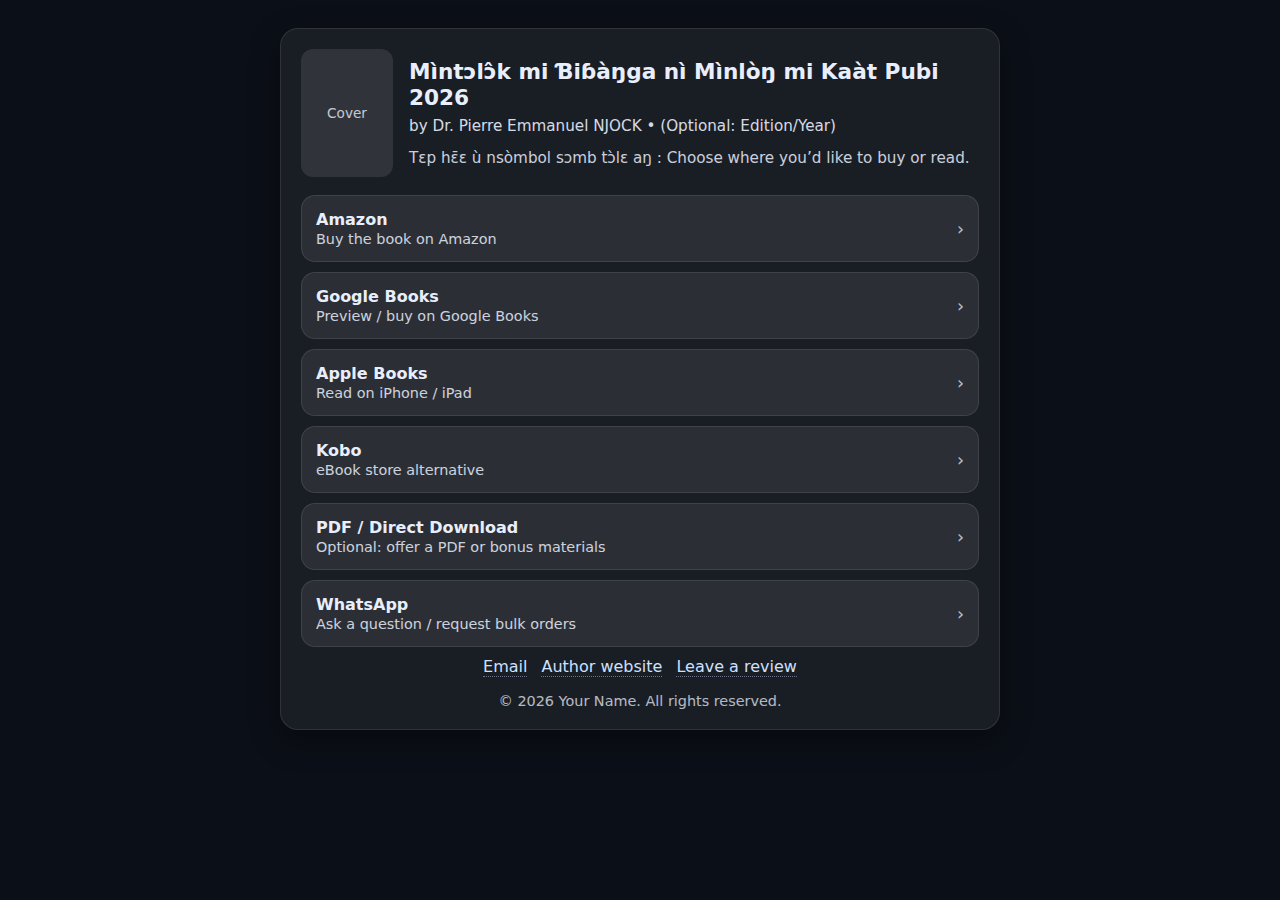
<file: index.html>
<!doctype html>
<html lang="en">
<head>
  <meta charset="utf-8" />
  <meta name="viewport" content="width=device-width, initial-scale=1" />
  <title>Mintolok — Official Links</title>
  <meta name="description" content="Buy or read Your Mìntɔlɔ̂k mi Ɓiɓàŋga 2026 (Daily Devotional) — official links for Amazon, Google Books and more." />

  <!-- Social preview (optional) -->
  <meta property="og:title" content="Your Book Title" />
  <meta property="og:description" content="Official links to buy/read on Amazon, Google Books and more." />
  <meta property="og:type" content="website" />
  <!-- Replace with your hosted cover image URL -->
  <!-- <meta property="og:image" content="https://yourdomain.com/cover.jpg" /> -->

  <style>
    :root { --max: 720px; }
    body {
      margin: 0; font-family: system-ui, -apple-system, Segoe UI, Roboto, Arial, sans-serif;
      background: #0b0f17; color: #e9eefc;
    }
    .wrap { max-width: var(--max); margin: 0 auto; padding: 28px 18px 42px; }
    .card {
      background: rgba(255,255,255,0.06);
      border: 1px solid rgba(255,255,255,0.10);
      border-radius: 18px;
      padding: 20px;
      box-shadow: 0 10px 30px rgba(0,0,0,0.35);
    }
    header { display: grid; grid-template-columns: 92px 1fr; gap: 16px; align-items: center; }
    .cover {
      width: 92px; height: 128px; border-radius: 12px;
      background: rgba(255,255,255,0.10);
      display: grid; place-items: center;
      overflow: hidden;
    }
    .cover img { width: 100%; height: 100%; object-fit: cover; }
    h1 { margin: 0; font-size: 1.35rem; line-height: 1.2; }
    .meta { margin-top: 6px; opacity: 0.9; font-size: 0.95rem; }
    .note { margin: 14px 0 0; opacity: 0.85; font-size: 0.95rem; }

    .links { margin-top: 18px; display: grid; gap: 10px; }
    .btn {
      display: flex; align-items: center; justify-content: space-between;
      text-decoration: none; color: inherit;
      padding: 14px 14px; border-radius: 14px;
      background: rgba(255,255,255,0.08);
      border: 1px solid rgba(255,255,255,0.10);
      transition: transform .08s ease, background .15s ease;
    }
    .btn:hover { transform: translateY(-1px); background: rgba(255,255,255,0.12); }
    .left { display: flex; flex-direction: column; gap: 2px; }
    .label { font-weight: 650; }
    .sub { font-size: 0.9rem; opacity: 0.85; }
    .arrow { opacity: 0.75; font-size: 1.1rem; }

    .footer { margin-top: 16px; font-size: 0.9rem; opacity: 0.75; text-align: center; }
    .smalllinks { margin-top: 10px; display: flex; justify-content: center; gap: 14px; flex-wrap: wrap; }
    .smalllinks a { color: #cfe0ff; text-decoration: none; border-bottom: 1px dotted rgba(207,224,255,0.45); }
  </style>
</head>

<body>
  <main class="wrap">
    <section class="card">
      <header>
        <div class="cover" aria-label="Book cover">
          <!-- Replace with your cover image or remove the <img> line -->
          <!-- <img src="cover.jpg" alt="Your Book Title cover" /> -->
          <span style="opacity:.8;font-size:.85rem;">Cover</span>
        </div>
        <div>
          <h1>Mìntɔlɔ̂k mi Ɓiɓàŋga nì Mìnlòŋ mi Kaàt Pubi 2026</h1>
          <div class="meta">by Dr. Pierre Emmanuel NJOCK • (Optional: Edition/Year)</div>
          <p class="note"> Tɛp hɛ̄ɛ ù nsòmbol sɔmb tɔ̀lɛ aŋ : Choose where you’d like to buy or read.</p>
        </div>
      </header>

      <div class="links">
        <!-- ✅ Replace URLs below with your real links -->
        <a class="btn" href="https://www.amazon.com/dp/B0DQYDXP54" target="_blank" rel="noopener" data-platform="amazon">
          <span class="left">
            <span class="label">Amazon</span>
            <span class="sub">Buy the book on Amazon</span>
          </span>
          <span class="arrow">›</span>
        </a>

        <a class="btn" href="https://books.google.com/" target="_blank" rel="noopener" data-platform="googlebooks">
          <span class="left">
            <span class="label">Google Books</span>
            <span class="sub">Preview / buy on Google Books</span>
          </span>
          <span class="arrow">›</span>
        </a>

        <a class="btn" href="https://books.apple.com/" target="_blank" rel="noopener" data-platform="applebooks">
          <span class="left">
            <span class="label">Apple Books</span>
            <span class="sub">Read on iPhone / iPad</span>
          </span>
          <span class="arrow">›</span>
        </a>

        <a class="btn" href="https://www.kobo.com/" target="_blank" rel="noopener" data-platform="kobo">
          <span class="left">
            <span class="label">Kobo</span>
            <span class="sub">eBook store alternative</span>
          </span>
          <span class="arrow">›</span>
        </a>

        <a class="btn" href="#" target="_blank" rel="noopener" data-platform="pdf">
          <span class="left">
            <span class="label">PDF / Direct Download</span>
            <span class="sub">Optional: offer a PDF or bonus materials</span>
          </span>
          <span class="arrow">›</span>
        </a>

        <!-- Optional: WhatsApp -->
        <a class="btn" href="https://wa.me/2376XXXXXXXX?text=Hello%20I%20want%20your%20book" target="_blank" rel="noopener" data-platform="whatsapp">
          <span class="left">
            <span class="label">WhatsApp</span>
            <span class="sub">Ask a question / request bulk orders</span>
          </span>
          <span class="arrow">›</span>
        </a>
      </div>

      <div class="smalllinks">
        <a href="mailto:you@example.com">Email</a>
        <a href="https://yourwebsite.com" target="_blank" rel="noopener">Author website</a>
        <a href="https://yourwebsite.com/reviews" target="_blank" rel="noopener">Leave a review</a>
      </div>

      <div class="footer">© <span id="year"></span> Your Name. All rights reserved.</div>
    </section>
  </main>

  <script>
    // Set year
    document.getElementById("year").textContent = new Date().getFullYear();

    // Optional lightweight click tracking (works with Google Analytics if installed)
    // Replace with your own tracking later if you want.
    document.querySelectorAll("a[data-platform]").forEach(a => {
      a.addEventListener("click", () => {
        // Example: console log for now
        console.log("Clicked:", a.getAttribute("data-platform"), a.href);

        // If you add GA4, you can enable:
        // gtag('event', 'select_content', {content_type:'book_link', item_id:a.dataset.platform});
      });
    });
  </script>
</body>
</html>
</file>
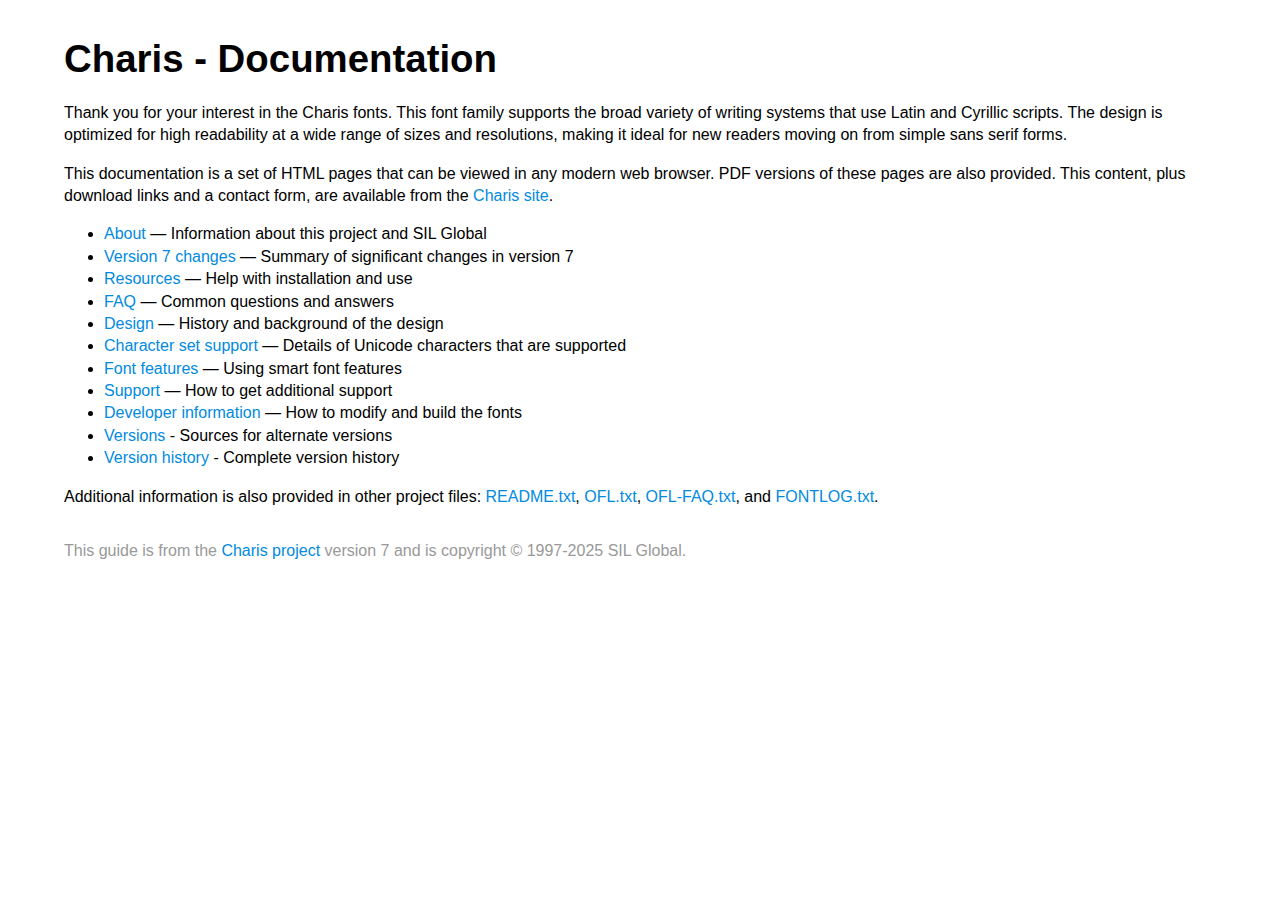
<file: Charis-7.000/documentation/index.html>
<!DOCTYPE html>
<html lang="en-us">
<head>
    <meta charset="utf-8">
    <title>Charis - Documentation</title>
    <meta name="author" content="SIL Writing Systems Technology">
    <meta name="viewport" content="width=device-width, initial-scale=1.0, user-scalable=yes">
    <link rel="stylesheet" href="./assets/css/theme.css">
    <link rel="stylesheet" href="./assets/css/webfonts.css">
</head>
<body>
<div class="container">
<article class="article">
    <header>
        <h1 class="title">Charis - Documentation</h1>
    </header>
    <p>Thank you for your interest in the Charis fonts. This font family
    supports the broad variety of writing systems that use Latin and
    Cyrillic scripts. The design is optimized for high readability at a
    wide range of sizes and resolutions, making it ideal for new readers
    moving on from simple sans serif forms.</p>
    <p>This documentation is a set of HTML pages that can be viewed in
    any modern web browser. PDF versions of these pages are also
    provided. This content, plus download links and a contact form, are
    available from the <a href="https://software.sil.org/charis/">Charis
    site</a>.</p>
    <ul>
    <li><a href="about.html">About</a> — Information about this project
    and SIL Global</li>
    <li><a href="v7changes.html">Version 7 changes</a> — Summary of
    significant changes in version 7</li>
    <li><a href="resources.html">Resources</a> — Help with installation
    and use</li>
    <li><a href="faq.html">FAQ</a> — Common questions and answers</li>
    <li><a href="design.html">Design</a> — History and background of the
    design</li>
    <li><a href="charset.html">Character set support</a> — Details of
    Unicode characters that are supported</li>
    <li><a href="features.html">Font features</a> — Using smart font
    features</li>
    <li><a href="support.html">Support</a> — How to get additional
    support</li>
    <li><a href="developer.html">Developer information</a> — How to
    modify and build the fonts</li>
    <li><a href="versions.html">Versions</a> - Sources for alternate
    versions</li>
    <li><a href="history.html">Version history</a> - Complete version
    history</li>
    </ul>
    <p>Additional information is also provided in other project files:
    <a href="../README.txt">README.txt</a>, <a
    href="../OFL.txt">OFL.txt</a>, <a
    href="../OFL-FAQ.txt">OFL-FAQ.txt</a>, and <a
    href="../FONTLOG.txt">FONTLOG.txt</a>.</p>
    <footer class="footer">
        <p>This guide is from the <a href="https://software.sil.org/charis/" title="" class="active">Charis project</a> version 7 and is copyright © 1997-2025 SIL Global.</p>
    </footer>
</article>
</div>
</body>
</html>
</file>
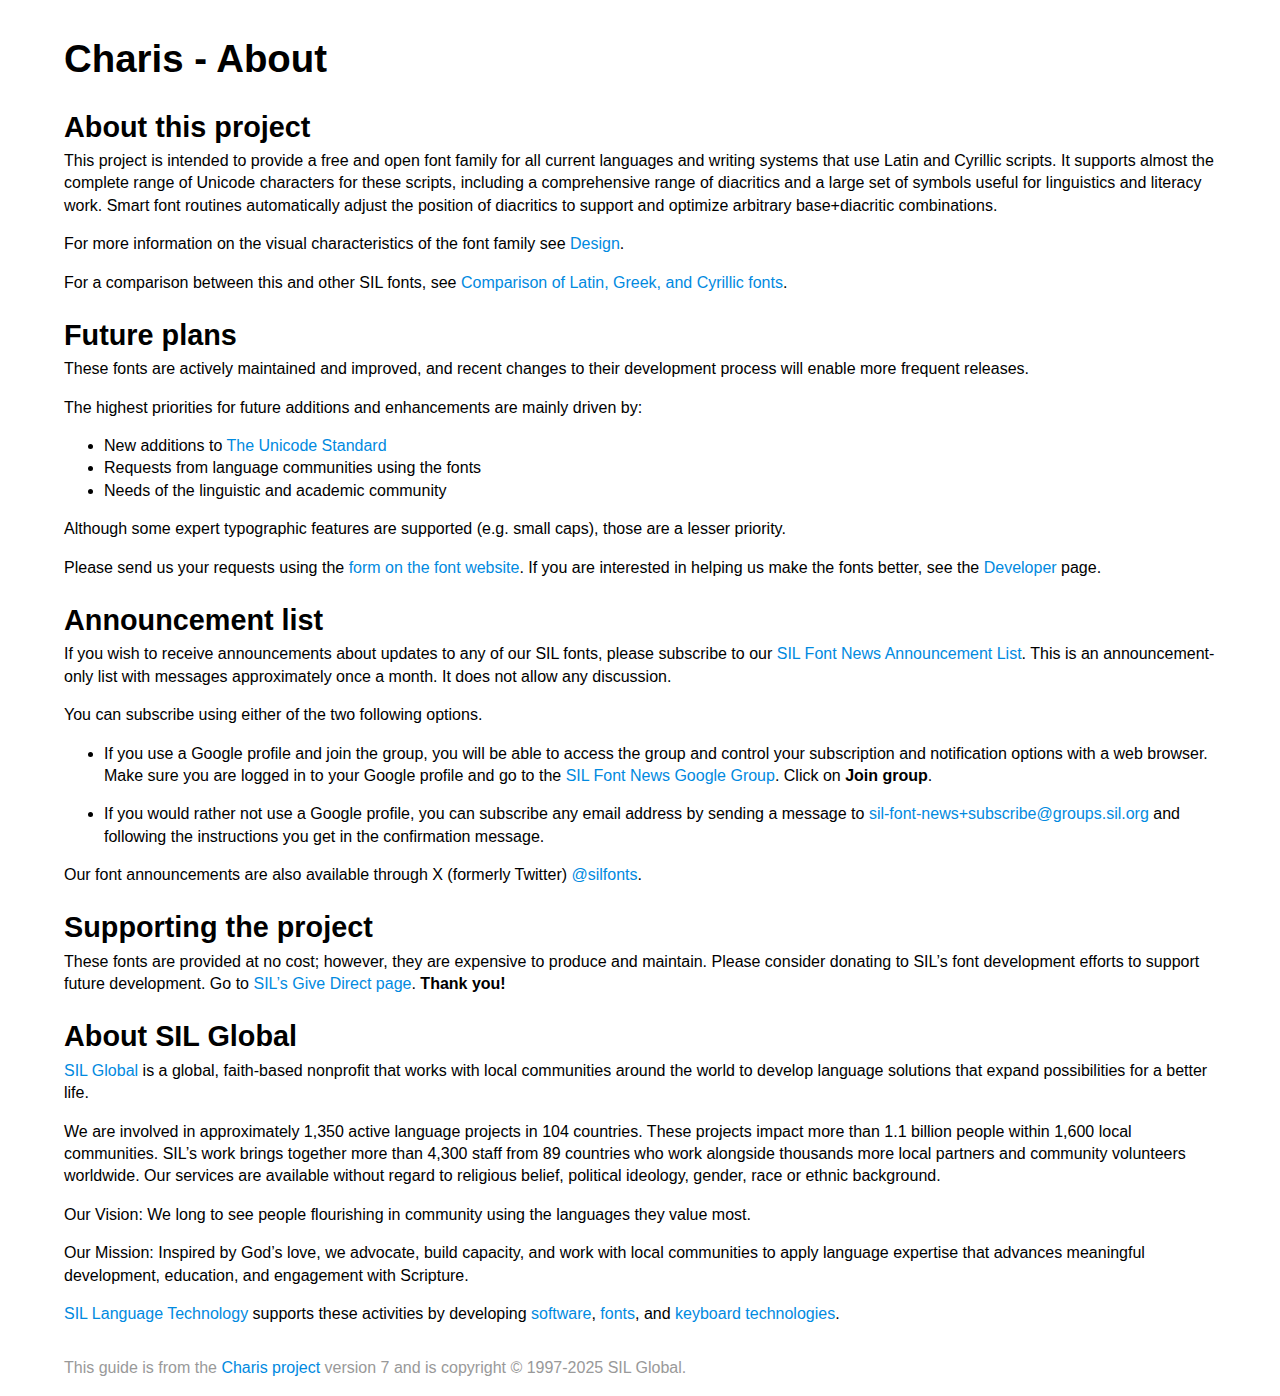
<file: Charis-7.000/documentation/about.html>
<!DOCTYPE html>
<html lang="en-us">
<head>
    <meta charset="utf-8">
    <title>Charis - About</title>
    <meta name="author" content="SIL Writing Systems Technology">
    <meta name="viewport" content="width=device-width, initial-scale=1.0, user-scalable=yes">
    <link rel="stylesheet" href="./assets/css/theme.css">
    <link rel="stylesheet" href="./assets/css/webfonts.css">
</head>
<body>
<div class="container">
<article class="article">
    <header>
        <h1 class="title">Charis - About</h1>
    </header>
    <h2 id="about-this-project">About this project</h2>
    <p>This project is intended to provide a free and open font family
    for all current languages and writing systems that use Latin and
    Cyrillic scripts. It supports almost the complete range of Unicode
    characters for these scripts, including a comprehensive range of
    diacritics and a large set of symbols useful for linguistics and
    literacy work. Smart font routines automatically adjust the position
    of diacritics to support and optimize arbitrary base+diacritic
    combinations.</p>
    <p>For more information on the visual characteristics of the font
    family see <a href="design.html">Design</a>.</p>
    <p>For a comparison between this and other SIL fonts, see <a
    href="https://software.sil.org/lcgfonts/support/comparison/">Comparison
    of Latin, Greek, and Cyrillic fonts</a>.</p>
    <h2 id="future-plans">Future plans</h2>
    <p>These fonts are actively maintained and improved, and recent
    changes to their development process will enable more frequent
    releases.</p>
    <p>The highest priorities for future additions and enhancements are
    mainly driven by:</p>
    <ul>
    <li>New additions to <a href="https://unicode.org/">The Unicode
    Standard</a></li>
    <li>Requests from language communities using the fonts</li>
    <li>Needs of the linguistic and academic community</li>
    </ul>
    <p>Although some expert typographic features are supported (e.g.
    small caps), those are a lesser priority.</p>
    <p>Please send us your requests using the <a
    href="https://software.sil.org/charis/about/contact/">form on the
    font website</a>. If you are interested in helping us make the fonts
    better, see the <a href="developer.html">Developer</a> page.</p>
    <h2 id="announcement-list">Announcement list</h2>
    <p>If you wish to receive announcements about updates to any of our
    SIL fonts, please subscribe to our <a
    href="https://groups.google.com/a/groups.sil.org/forum/#!forum/sil-font-news">SIL
    Font News Announcement List</a>. This is an announcement-only list
    with messages approximately once a month. It does not allow any
    discussion.</p>
    <p>You can subscribe using either of the two following options.</p>
    <ul>
    <li><p>If you use a Google profile and join the group, you will be
    able to access the group and control your subscription and
    notification options with a web browser. Make sure you are logged in
    to your Google profile and go to the <a
    href="https://groups.google.com/a/groups.sil.org/forum/#!forum/sil-font-news">SIL
    Font News Google Group</a>. Click on <strong>Join
    group</strong>.</p></li>
    <li><p>If you would rather not use a Google profile, you can
    subscribe any email address by sending a message to <a
    href="mailto:sil-font-news+subscribe@groups.sil.org">sil-font-news+subscribe@groups.sil.org</a>
    and following the instructions you get in the confirmation
    message.</p></li>
    </ul>
    <p>Our font announcements are also available through X (formerly
    Twitter) <a href="https://x.com/silfonts">@silfonts</a>.</p>
    <h2 id="supporting-the-project">Supporting the project</h2>
    <p>These fonts are provided at no cost; however, they are expensive
    to produce and maintain. Please consider donating to SIL’s font
    development efforts to support future development. Go to <a
    href="https://give.sil.org/give/485238">SIL’s Give Direct page</a>.
    <strong>Thank you!</strong></p>
    <h2 id="about-sil-global">About SIL Global</h2>
    <p><a href="https://www.sil.org/">SIL Global</a> is a global,
    faith-based nonprofit that works with local communities around the
    world to develop language solutions that expand possibilities for a
    better life.</p>
    <p>We are involved in approximately 1,350 active language projects
    in 104 countries. These projects impact more than 1.1 billion people
    within 1,600 local communities. SIL’s work brings together more than
    4,300 staff from 89 countries who work alongside thousands more
    local partners and community volunteers worldwide. Our services are
    available without regard to religious belief, political ideology,
    gender, race or ethnic background.</p>
    <p>Our Vision: We long to see people flourishing in community using
    the languages they value most.</p>
    <p>Our Mission: Inspired by God’s love, we advocate, build capacity,
    and work with local communities to apply language expertise that
    advances meaningful development, education, and engagement with
    Scripture.</p>
    <p><a href="https://software.sil.org/">SIL Language Technology</a>
    supports these activities by developing <a
    href="https://software.sil.org/products/">software</a>, <a
    href="https://software.sil.org/fonts/">fonts</a>, and <a
    href="https://keyman.com/">keyboard technologies</a>.</p>
    <footer class="footer">
        <p>This guide is from the <a href="https://software.sil.org/charis/" title="" class="active">Charis project</a> version 7 and is copyright © 1997-2025 SIL Global.</p>
    </footer>
</article>
</div>
</body>
</html>
</file>
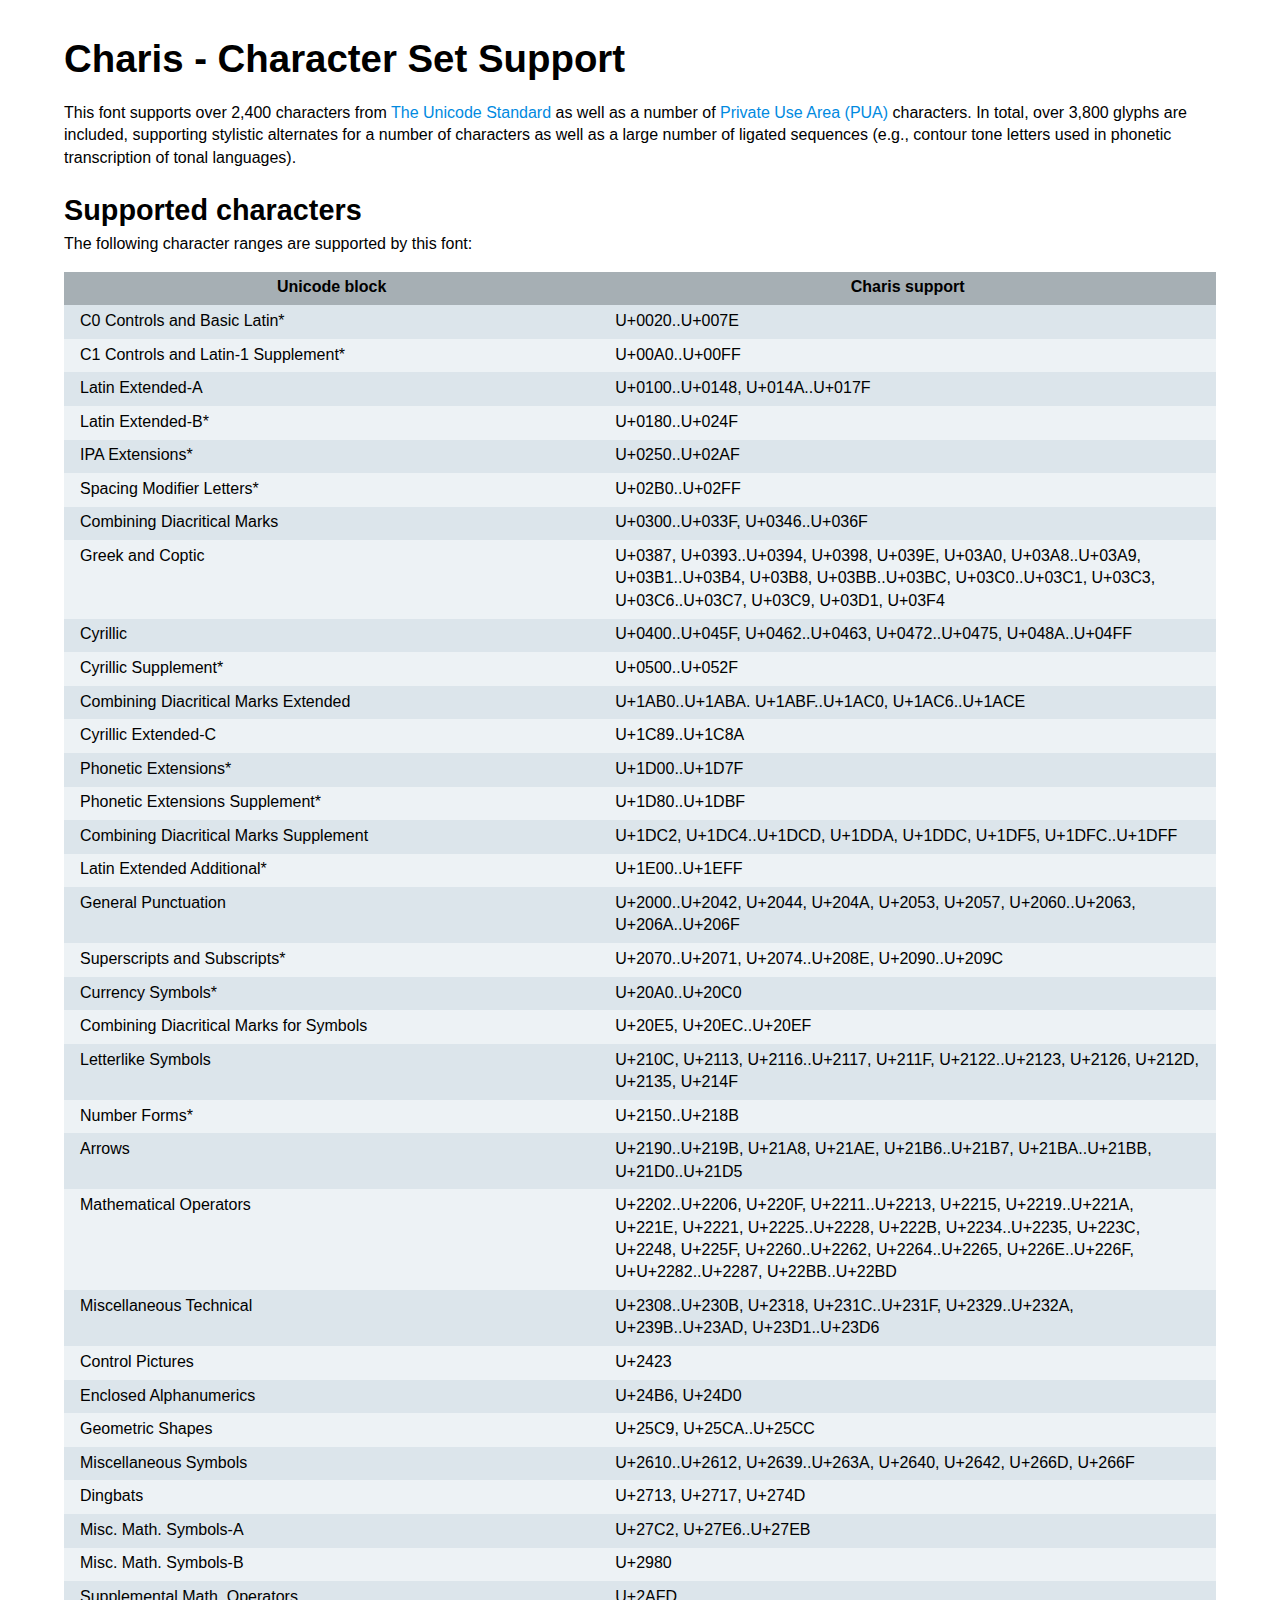
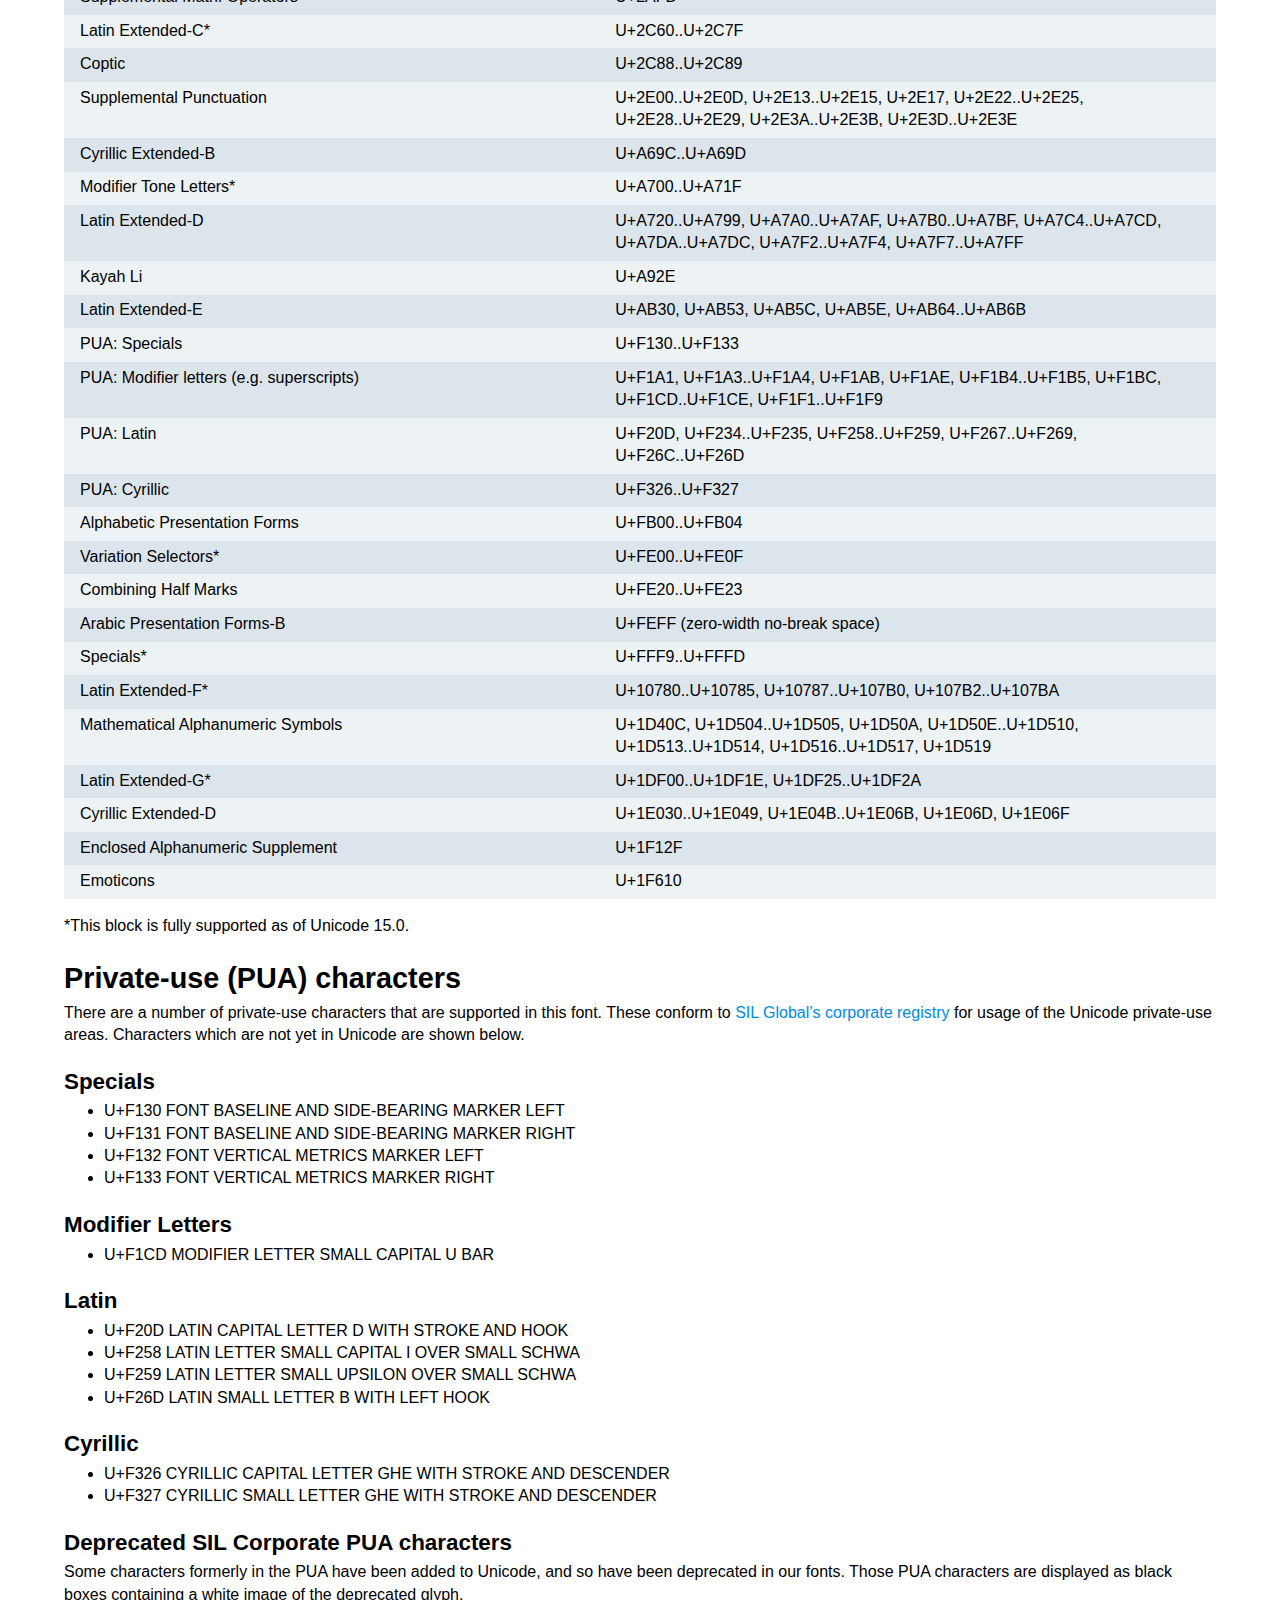
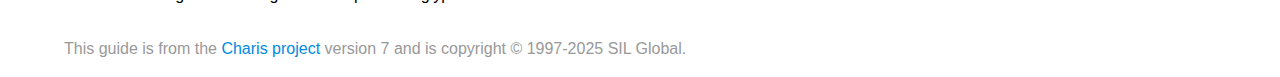
<file: Charis-7.000/documentation/charset.html>
<!DOCTYPE html>
<html lang="en-us">
<head>
    <meta charset="utf-8">
    <title>Charis - Character Set Support</title>
    <meta name="author" content="SIL Writing Systems Technology">
    <meta name="viewport" content="width=device-width, initial-scale=1.0, user-scalable=yes">
    <link rel="stylesheet" href="./assets/css/theme.css">
    <link rel="stylesheet" href="./assets/css/webfonts.css">
</head>
<body>
<div class="container">
<article class="article">
    <header>
        <h1 class="title">Charis - Character Set Support</h1>
    </header>
    <p>This font supports over 2,400 characters from <a
    href="https://unicode.org/">The Unicode Standard</a> as well as a
    number of <a
    href="https://github.com/silnrsi/unicode-resources/tree/main/sil-pua">Private
    Use Area (PUA)</a> characters. In total, over 3,800 glyphs are
    included, supporting stylistic alternates for a number of characters
    as well as a large number of ligated sequences (e.g., contour tone
    letters used in phonetic transcription of tonal languages).</p>
    <h2 id="supported-characters">Supported characters</h2>
    <p>The following character ranges are supported by this font:</p>
    <table>
    <colgroup>
    <col style="width: 46%" />
    <col style="width: 53%" />
    </colgroup>
    <thead>
    <tr>
    <th>Unicode block</th>
    <th>Charis support</th>
    </tr>
    </thead>
    <tbody>
    <tr>
    <td>C0 Controls and Basic Latin*</td>
    <td>U+0020..U+007E</td>
    </tr>
    <tr>
    <td>C1 Controls and Latin-1 Supplement*</td>
    <td>U+00A0..U+00FF</td>
    </tr>
    <tr>
    <td>Latin Extended-A</td>
    <td>U+0100..U+0148, U+014A..U+017F</td>
    </tr>
    <tr>
    <td>Latin Extended-B*</td>
    <td>U+0180..U+024F</td>
    </tr>
    <tr>
    <td>IPA Extensions*</td>
    <td>U+0250..U+02AF</td>
    </tr>
    <tr>
    <td>Spacing Modifier Letters*</td>
    <td>U+02B0..U+02FF</td>
    </tr>
    <tr>
    <td>Combining Diacritical Marks</td>
    <td>U+0300..U+033F, U+0346..U+036F</td>
    </tr>
    <tr>
    <td>Greek and Coptic</td>
    <td>U+0387, U+0393..U+0394, U+0398, U+039E, U+03A0, U+03A8..U+03A9,
    U+03B1..U+03B4, U+03B8, U+03BB..U+03BC, U+03C0..U+03C1, U+03C3,
    U+03C6..U+03C7, U+03C9, U+03D1, U+03F4</td>
    </tr>
    <tr>
    <td>Cyrillic</td>
    <td>U+0400..U+045F, U+0462..U+0463, U+0472..U+0475,
    U+048A..U+04FF</td>
    </tr>
    <tr>
    <td>Cyrillic Supplement*</td>
    <td>U+0500..U+052F</td>
    </tr>
    <tr>
    <td>Combining Diacritical Marks Extended</td>
    <td>U+1AB0..U+1ABA. U+1ABF..U+1AC0, U+1AC6..U+1ACE</td>
    </tr>
    <tr>
    <td>Cyrillic Extended-C</td>
    <td>U+1C89..U+1C8A</td>
    </tr>
    <tr>
    <td>Phonetic Extensions*</td>
    <td>U+1D00..U+1D7F</td>
    </tr>
    <tr>
    <td>Phonetic Extensions Supplement*</td>
    <td>U+1D80..U+1DBF</td>
    </tr>
    <tr>
    <td>Combining Diacritical Marks Supplement</td>
    <td>U+1DC2, U+1DC4..U+1DCD, U+1DDA, U+1DDC, U+1DF5,
    U+1DFC..U+1DFF</td>
    </tr>
    <tr>
    <td>Latin Extended Additional*</td>
    <td>U+1E00..U+1EFF</td>
    </tr>
    <tr>
    <td>General Punctuation</td>
    <td>U+2000..U+2042, U+2044, U+204A, U+2053, U+2057, U+2060..U+2063,
    U+206A..U+206F</td>
    </tr>
    <tr>
    <td>Superscripts and Subscripts*</td>
    <td>U+2070..U+2071, U+2074..U+208E, U+2090..U+209C</td>
    </tr>
    <tr>
    <td>Currency Symbols*</td>
    <td>U+20A0..U+20C0</td>
    </tr>
    <tr>
    <td>Combining Diacritical Marks for Symbols</td>
    <td>U+20E5, U+20EC..U+20EF</td>
    </tr>
    <tr>
    <td>Letterlike Symbols</td>
    <td>U+210C, U+2113, U+2116..U+2117, U+211F, U+2122..U+2123, U+2126,
    U+212D, U+2135, U+214F</td>
    </tr>
    <tr>
    <td>Number Forms*</td>
    <td>U+2150..U+218B</td>
    </tr>
    <tr>
    <td>Arrows</td>
    <td>U+2190..U+219B, U+21A8, U+21AE, U+21B6..U+21B7, U+21BA..U+21BB,
    U+21D0..U+21D5</td>
    </tr>
    <tr>
    <td>Mathematical Operators</td>
    <td>U+2202..U+2206, U+220F, U+2211..U+2213, U+2215, U+2219..U+221A,
    U+221E, U+2221, U+2225..U+2228, U+222B, U+2234..U+2235, U+223C,
    U+2248, U+225F, U+2260..U+2262, U+2264..U+2265, U+226E..U+226F,
    U+U+2282..U+2287, U+22BB..U+22BD</td>
    </tr>
    <tr>
    <td>Miscellaneous Technical</td>
    <td>U+2308..U+230B, U+2318, U+231C..U+231F, U+2329..U+232A,
    U+239B..U+23AD, U+23D1..U+23D6</td>
    </tr>
    <tr>
    <td>Control Pictures</td>
    <td>U+2423</td>
    </tr>
    <tr>
    <td>Enclosed Alphanumerics</td>
    <td>U+24B6, U+24D0</td>
    </tr>
    <tr>
    <td>Geometric Shapes</td>
    <td>U+25C9, U+25CA..U+25CC</td>
    </tr>
    <tr>
    <td>Miscellaneous Symbols</td>
    <td>U+2610..U+2612, U+2639..U+263A, U+2640, U+2642, U+266D,
    U+266F</td>
    </tr>
    <tr>
    <td>Dingbats</td>
    <td>U+2713, U+2717, U+274D</td>
    </tr>
    <tr>
    <td>Misc. Math. Symbols-A</td>
    <td>U+27C2, U+27E6..U+27EB</td>
    </tr>
    <tr>
    <td>Misc. Math. Symbols-B</td>
    <td>U+2980</td>
    </tr>
    <tr>
    <td>Supplemental Math. Operators</td>
    <td>U+2AFD</td>
    </tr>
    <tr>
    <td>Latin Extended-C*</td>
    <td>U+2C60..U+2C7F</td>
    </tr>
    <tr>
    <td>Coptic</td>
    <td>U+2C88..U+2C89</td>
    </tr>
    <tr>
    <td>Supplemental Punctuation</td>
    <td>U+2E00..U+2E0D, U+2E13..U+2E15, U+2E17, U+2E22..U+2E25,
    U+2E28..U+2E29, U+2E3A..U+2E3B, U+2E3D..U+2E3E</td>
    </tr>
    <tr>
    <td>Cyrillic Extended-B</td>
    <td>U+A69C..U+A69D</td>
    </tr>
    <tr>
    <td>Modifier Tone Letters*</td>
    <td>U+A700..U+A71F</td>
    </tr>
    <tr>
    <td>Latin Extended-D</td>
    <td>U+A720..U+A799, U+A7A0..U+A7AF, U+A7B0..U+A7BF, U+A7C4..U+A7CD,
    U+A7DA..U+A7DC, U+A7F2..U+A7F4, U+A7F7..U+A7FF</td>
    </tr>
    <tr>
    <td>Kayah Li</td>
    <td>U+A92E</td>
    </tr>
    <tr>
    <td>Latin Extended-E</td>
    <td>U+AB30, U+AB53, U+AB5C, U+AB5E, U+AB64..U+AB6B</td>
    </tr>
    <tr>
    <td>PUA: Specials</td>
    <td>U+F130..U+F133</td>
    </tr>
    <tr>
    <td>PUA: Modifier letters (e.g. superscripts)</td>
    <td>U+F1A1, U+F1A3..U+F1A4, U+F1AB, U+F1AE, U+F1B4..U+F1B5, U+F1BC,
    U+F1CD..U+F1CE, U+F1F1..U+F1F9</td>
    </tr>
    <tr>
    <td>PUA: Latin</td>
    <td>U+F20D, U+F234..U+F235, U+F258..U+F259, U+F267..U+F269,
    U+F26C..U+F26D</td>
    </tr>
    <tr>
    <td>PUA: Cyrillic</td>
    <td>U+F326..U+F327</td>
    </tr>
    <tr>
    <td>Alphabetic Presentation Forms</td>
    <td>U+FB00..U+FB04</td>
    </tr>
    <tr>
    <td>Variation Selectors*</td>
    <td>U+FE00..U+FE0F</td>
    </tr>
    <tr>
    <td>Combining Half Marks</td>
    <td>U+FE20..U+FE23</td>
    </tr>
    <tr>
    <td>Arabic Presentation Forms-B</td>
    <td>U+FEFF (zero-width no-break space)</td>
    </tr>
    <tr>
    <td>Specials*</td>
    <td>U+FFF9..U+FFFD</td>
    </tr>
    <tr>
    <td>Latin Extended-F*</td>
    <td>U+10780..U+10785, U+10787..U+107B0, U+107B2..U+107BA</td>
    </tr>
    <tr>
    <td>Mathematical Alphanumeric Symbols</td>
    <td>U+1D40C, U+1D504..U+1D505, U+1D50A, U+1D50E..U+1D510,
    U+1D513..U+1D514, U+1D516..U+1D517, U+1D519</td>
    </tr>
    <tr>
    <td>Latin Extended-G*</td>
    <td>U+1DF00..U+1DF1E, U+1DF25..U+1DF2A</td>
    </tr>
    <tr>
    <td>Cyrillic Extended-D</td>
    <td>U+1E030..U+1E049, U+1E04B..U+1E06B, U+1E06D, U+1E06F</td>
    </tr>
    <tr>
    <td>Enclosed Alphanumeric Supplement</td>
    <td>U+1F12F</td>
    </tr>
    <tr>
    <td>Emoticons</td>
    <td>U+1F610</td>
    </tr>
    </tbody>
    </table>
    <p>*This block is fully supported as of Unicode 15.0.</p>
    <h2 id="private-use-pua-characters">Private-use (PUA)
    characters</h2>
    <p>There are a number of private-use characters that are supported
    in this font. These conform to <a
    href="https://github.com/silnrsi/unicode-resources/tree/main/sil-pua">SIL
    Global’s corporate registry</a> for usage of the Unicode private-use
    areas. Characters which are not yet in Unicode are shown below.</p>
    <h3 id="specials">Specials</h3>
    <ul>
    <li>U+F130 FONT BASELINE AND SIDE-BEARING MARKER LEFT</li>
    <li>U+F131 FONT BASELINE AND SIDE-BEARING MARKER RIGHT</li>
    <li>U+F132 FONT VERTICAL METRICS MARKER LEFT</li>
    <li>U+F133 FONT VERTICAL METRICS MARKER RIGHT</li>
    </ul>
    <h3 id="modifier-letters">Modifier Letters</h3>
    <ul>
    <li>U+F1CD MODIFIER LETTER SMALL CAPITAL U BAR</li>
    </ul>
    <h3 id="latin">Latin</h3>
    <ul>
    <li>U+F20D LATIN CAPITAL LETTER D WITH STROKE AND HOOK</li>
    <li>U+F258 LATIN LETTER SMALL CAPITAL I OVER SMALL SCHWA</li>
    <li>U+F259 LATIN LETTER SMALL UPSILON OVER SMALL SCHWA</li>
    <li>U+F26D LATIN SMALL LETTER B WITH LEFT HOOK</li>
    </ul>
    <h3 id="cyrillic">Cyrillic</h3>
    <ul>
    <li>U+F326 CYRILLIC CAPITAL LETTER GHE WITH STROKE AND
    DESCENDER</li>
    <li>U+F327 CYRILLIC SMALL LETTER GHE WITH STROKE AND DESCENDER</li>
    </ul>
    <h3 id="deprecated-sil-corporate-pua-characters">Deprecated SIL
    Corporate PUA characters</h3>
    <p>Some characters formerly in the PUA have been added to Unicode,
    and so have been deprecated in our fonts. Those PUA characters are
    displayed as black boxes containing a white image of the deprecated
    glyph.</p>
    <footer class="footer">
        <p>This guide is from the <a href="https://software.sil.org/charis/" title="" class="active">Charis project</a> version 7 and is copyright © 1997-2025 SIL Global.</p>
    </footer>
</article>
</div>
</body>
</html>
</file>
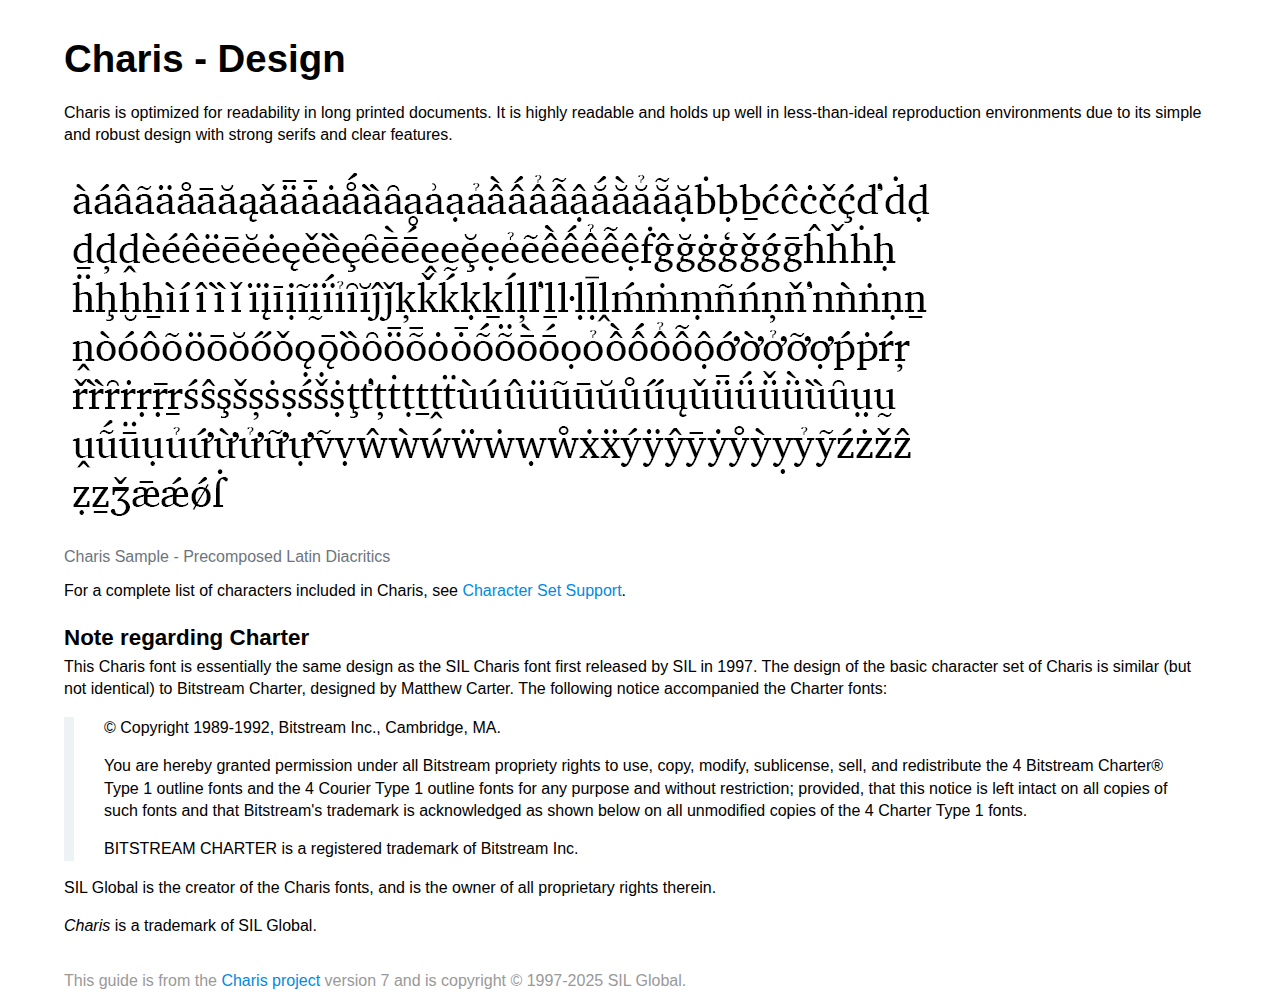
<file: Charis-7.000/documentation/design.html>
<!DOCTYPE html>
<html lang="en-us">
<head>
    <meta charset="utf-8">
    <title>Charis - Design</title>
    <meta name="author" content="SIL Writing Systems Technology">
    <meta name="viewport" content="width=device-width, initial-scale=1.0, user-scalable=yes">
    <link rel="stylesheet" href="./assets/css/theme.css">
    <link rel="stylesheet" href="./assets/css/webfonts.css">
</head>
<body>
<div class="container">
<article class="article">
    <header>
        <h1 class="title">Charis - Design</h1>
    </header>
    <p>Charis is optimized for readability in long printed documents. It
    is highly readable and holds up well in less-than-ideal reproduction
    environments due to its simple and robust design with strong serifs
    and clear features.</p>
    <img src="assets/images/CharisTypePage.png" class="fullsize"
    alt="Charis Sample - Precomposed Latin Diacritics" />
    <!-- PRODUCT SITE IMAGE SRC https://software.sil.org/charis/wp-content/uploads/sites/14/2015/12/CharisTypePage.png -->
    <figcaption>
    Charis Sample - Precomposed Latin Diacritics
    </figcaption>
    <p>For a complete list of characters included in Charis, see <a
    href="charset.html">Character Set Support</a>.</p>
    <h3 id="note-regarding-charter">Note regarding Charter</h3>
    <p>This Charis font is essentially the same design as the SIL Charis
    font first released by SIL in 1997. The design of the basic
    character set of Charis is similar (but not identical) to Bitstream
    Charter, designed by Matthew Carter. The following notice
    accompanied the Charter fonts:</p>
    <blockquote>
    <p>© Copyright 1989-1992, Bitstream Inc., Cambridge, MA.</p>
    <p>You are hereby granted permission under all Bitstream propriety
    rights to use, copy, modify, sublicense, sell, and redistribute the
    4 Bitstream Charter® Type 1 outline fonts and the 4 Courier Type 1
    outline fonts for any purpose and without restriction; provided,
    that this notice is left intact on all copies of such fonts and that
    Bitstream's trademark is acknowledged as shown below on all
    unmodified copies of the 4 Charter Type 1 fonts.</p>
    <p>BITSTREAM CHARTER is a registered trademark of Bitstream Inc.</p>
    </blockquote>
    <p>SIL Global is the creator of the Charis fonts, and is the owner
    of all proprietary rights therein.</p>
    <p><em>Charis</em> is a trademark of SIL Global.</p>
    <footer class="footer">
        <p>This guide is from the <a href="https://software.sil.org/charis/" title="" class="active">Charis project</a> version 7 and is copyright © 1997-2025 SIL Global.</p>
    </footer>
</article>
</div>
</body>
</html>
</file>
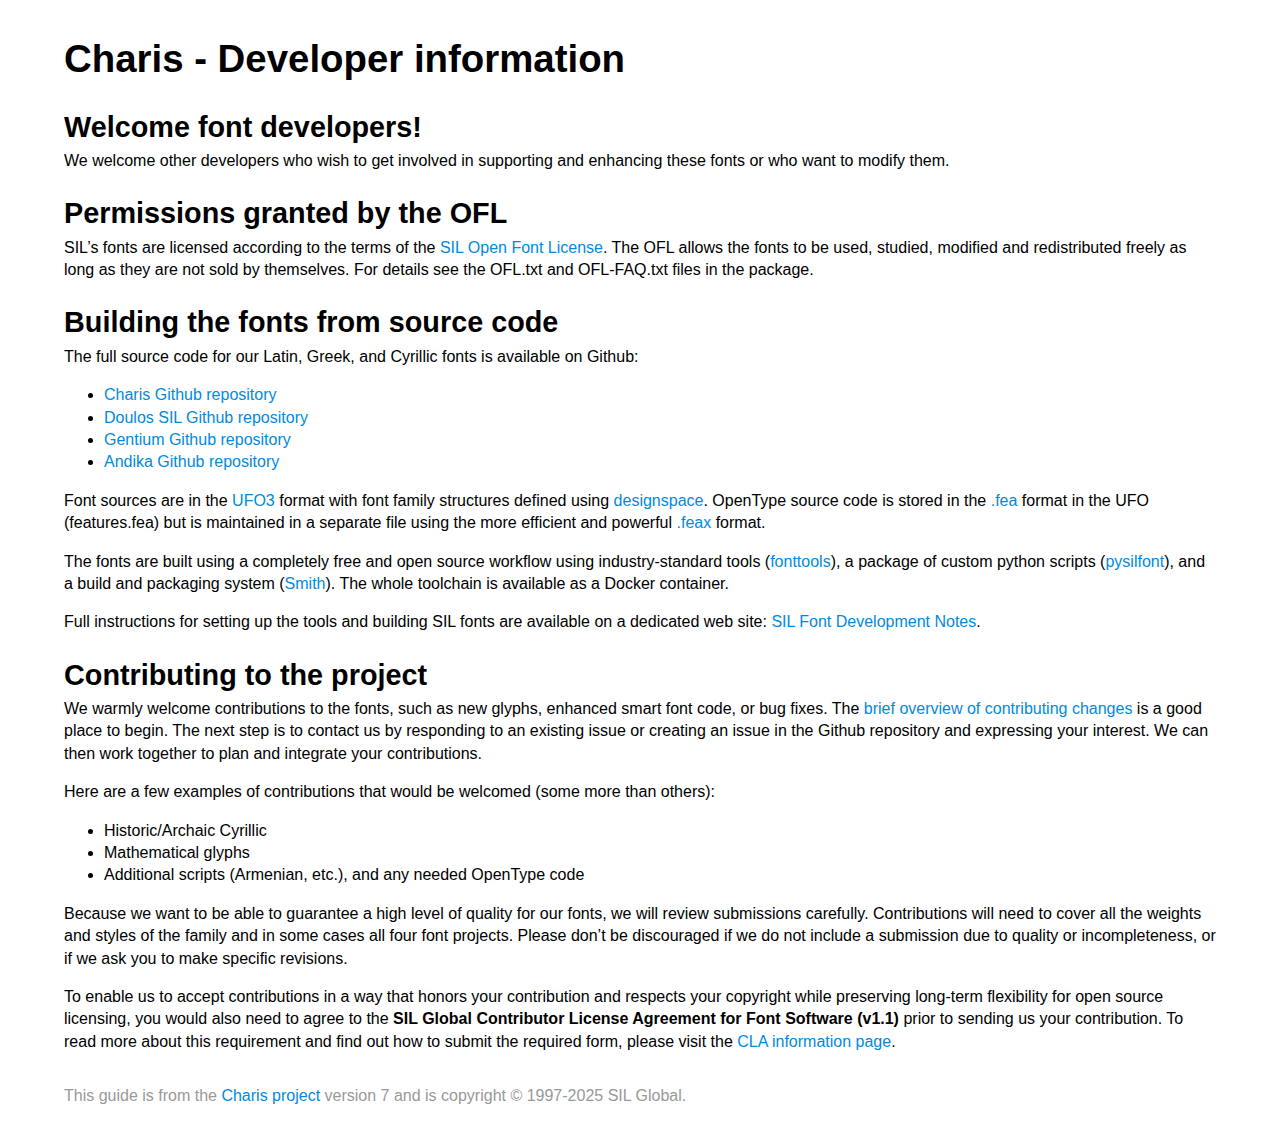
<file: Charis-7.000/documentation/developer.html>
<!DOCTYPE html>
<html lang="en-us">
<head>
    <meta charset="utf-8">
    <title>Charis - Developer information</title>
    <meta name="author" content="SIL Writing Systems Technology">
    <meta name="viewport" content="width=device-width, initial-scale=1.0, user-scalable=yes">
    <link rel="stylesheet" href="./assets/css/theme.css">
    <link rel="stylesheet" href="./assets/css/webfonts.css">
</head>
<body>
<div class="container">
<article class="article">
    <header>
        <h1 class="title">Charis - Developer information</h1>
    </header>
    <h2 id="welcome-font-developers">Welcome font developers!</h2>
    <p>We welcome other developers who wish to get involved in
    supporting and enhancing these fonts or who want to modify them.</p>
    <h2 id="permissions-granted-by-the-ofl">Permissions granted by the
    OFL</h2>
    <p>SIL’s fonts are licensed according to the terms of the <a
    href="https://openfontlicense.org">SIL Open Font License</a>. The
    OFL allows the fonts to be used, studied, modified and redistributed
    freely as long as they are not sold by themselves. For details see
    the OFL.txt and OFL-FAQ.txt files in the package.</p>
    <h2 id="building-the-fonts-from-source-code">Building the fonts from
    source code</h2>
    <p>The full source code for our Latin, Greek, and Cyrillic fonts is
    available on Github:</p>
    <ul>
    <li><a href="https://github.com/silnrsi/font-charis">Charis Github
    repository</a></li>
    <li><a href="https://github.com/silnrsi/font-doulos">Doulos SIL
    Github repository</a></li>
    <li><a href="https://github.com/silnrsi/font-gentium">Gentium Github
    repository</a></li>
    <li><a href="https://github.com/silnrsi/font-andika">Andika Github
    repository</a></li>
    </ul>
    <p>Font sources are in the <a
    href="https://unifiedfontobject.org/versions/ufo3/">UFO3</a> format
    with font family structures defined using <a
    href="https://github.com/fonttools/fonttools/tree/master/Doc/source/designspaceLib">designspace</a>.
    OpenType source code is stored in the <a
    href="https://adobe-type-tools.github.io/afdko/OpenTypeFeatureFileSpecification.html">.fea</a>
    format in the UFO (features.fea) but is maintained in a separate
    file using the more efficient and powerful <a
    href="hhttps://github.com/silnrsi/feax/blob/main/docs/feaextensions.html">.feax</a>
    format.</p>
    <p>The fonts are built using a completely free and open source
    workflow using industry-standard tools (<a
    href="https://github.com/fonttools/fonttools">fonttools</a>), a
    package of custom python scripts (<a
    href="https://github.com/silnrsi/pysilfont">pysilfont</a>), and a
    build and packaging system (<a
    href="https://github.com/silnrsi/smith">Smith</a>). The whole
    toolchain is available as a Docker container.</p>
    <p>Full instructions for setting up the tools and building SIL fonts
    are available on a dedicated web site: <a
    href="https://silnrsi.github.io/silfontdev/">SIL Font Development
    Notes</a>.</p>
    <h2 id="contributing-to-the-project">Contributing to the
    project</h2>
    <p>We warmly welcome contributions to the fonts, such as new glyphs,
    enhanced smart font code, or bug fixes. The <a
    href="https://silnrsi.github.io/silfontdev/en-US/Contributing_Changes.html">brief
    overview of contributing changes</a> is a good place to begin. The
    next step is to contact us by responding to an existing issue or
    creating an issue in the Github repository and expressing your
    interest. We can then work together to plan and integrate your
    contributions.</p>
    <p>Here are a few examples of contributions that would be welcomed
    (some more than others):</p>
    <ul>
    <li>Historic/Archaic Cyrillic</li>
    <li>Mathematical glyphs</li>
    <li>Additional scripts (Armenian, etc.), and any needed OpenType
    code</li>
    </ul>
    <p>Because we want to be able to guarantee a high level of quality
    for our fonts, we will review submissions carefully. Contributions
    will need to cover all the weights and styles of the family and in
    some cases all four font projects. Please don’t be discouraged if we
    do not include a submission due to quality or incompleteness, or if
    we ask you to make specific revisions.</p>
    <p>To enable us to accept contributions in a way that honors your
    contribution and respects your copyright while preserving long-term
    flexibility for open source licensing, you would also need to agree
    to the <strong>SIL Global Contributor License Agreement for Font
    Software (v1.1)</strong> prior to sending us your contribution. To
    read more about this requirement and find out how to submit the
    required form, please visit the <a
    href="https://software.sil.org/fontcla">CLA information
    page</a>.</p>
    <footer class="footer">
        <p>This guide is from the <a href="https://software.sil.org/charis/" title="" class="active">Charis project</a> version 7 and is copyright © 1997-2025 SIL Global.</p>
    </footer>
</article>
</div>
</body>
</html>
</file>
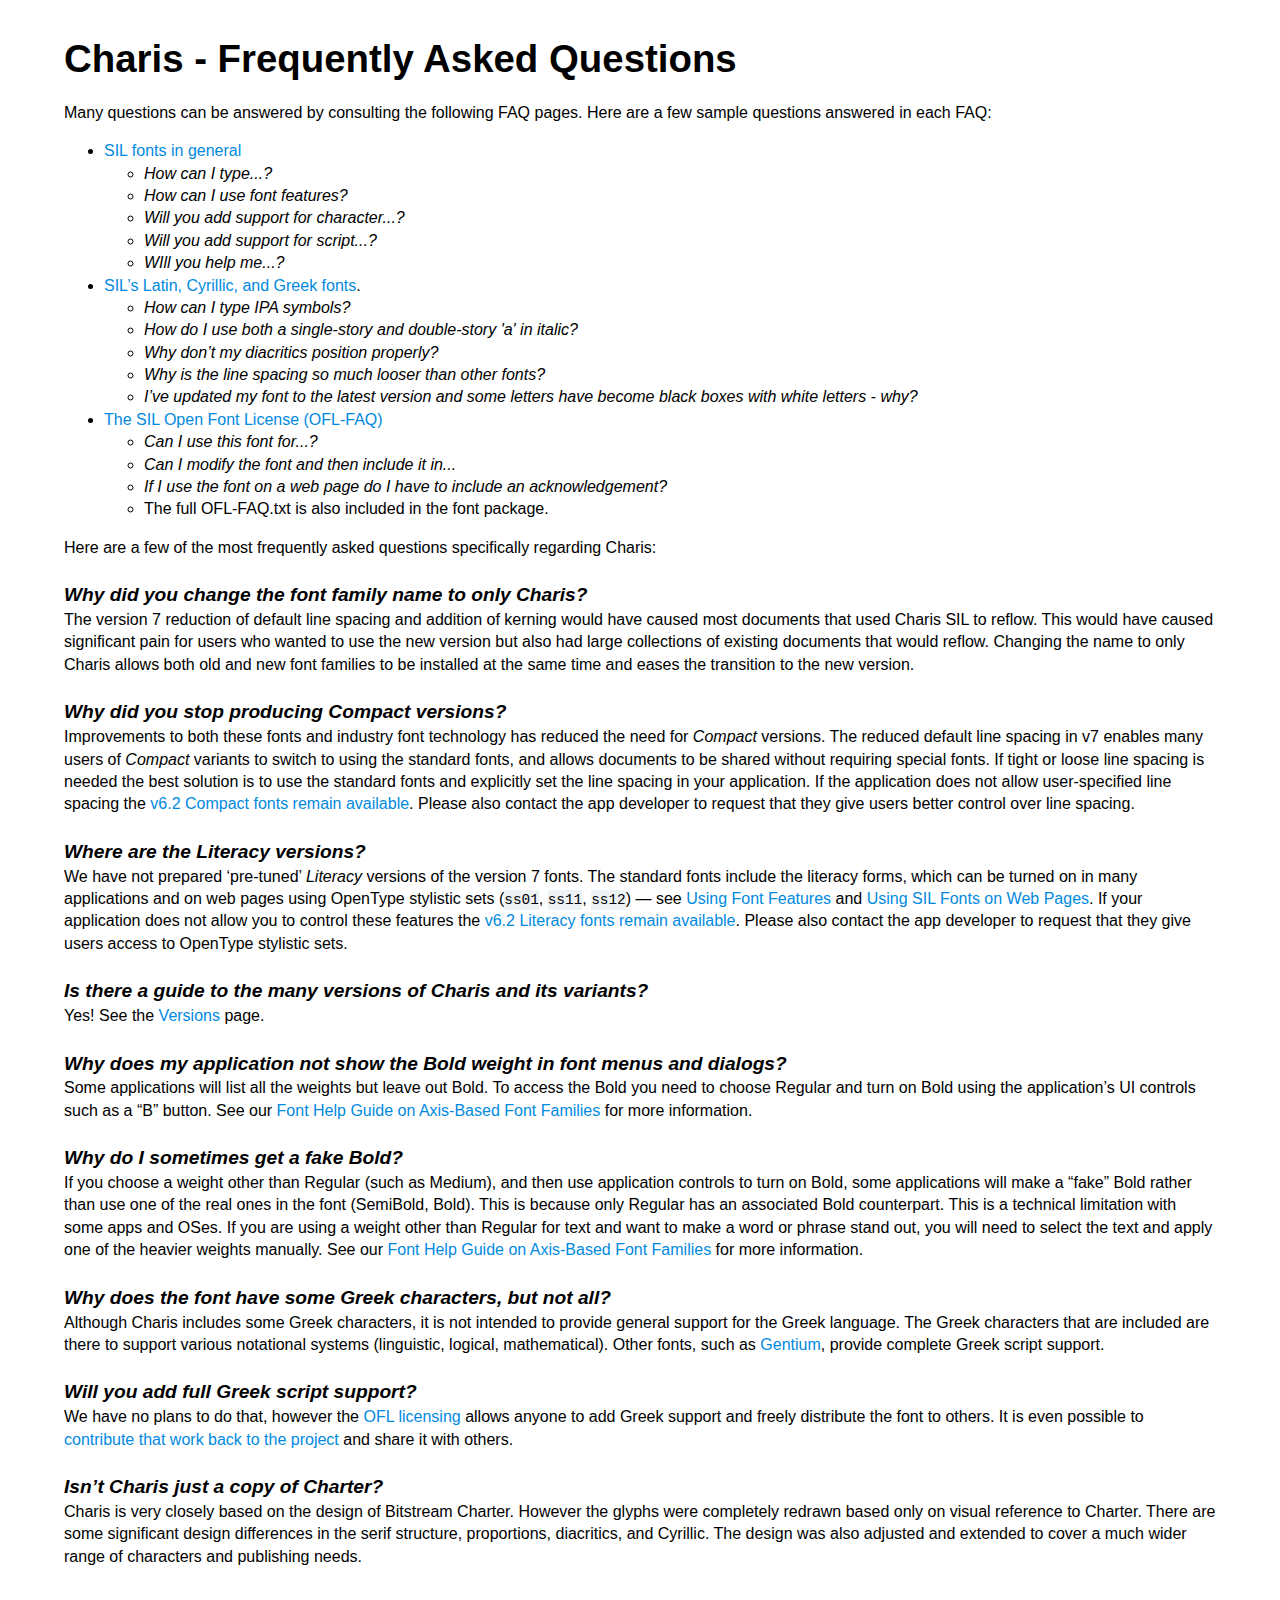
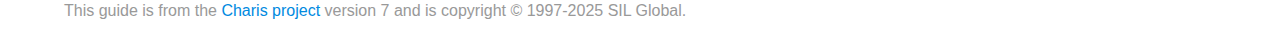
<file: Charis-7.000/documentation/faq.html>
<!DOCTYPE html>
<html lang="en-us">
<head>
    <meta charset="utf-8">
    <title>Charis - Frequently Asked Questions</title>
    <meta name="author" content="SIL Writing Systems Technology">
    <meta name="viewport" content="width=device-width, initial-scale=1.0, user-scalable=yes">
    <link rel="stylesheet" href="./assets/css/theme.css">
    <link rel="stylesheet" href="./assets/css/webfonts.css">
</head>
<body>
<div class="container">
<article class="article">
    <header>
        <h1 class="title">Charis - Frequently Asked Questions</h1>
    </header>
    <p>Many questions can be answered by consulting the following FAQ
    pages. Here are a few sample questions answered in each FAQ:</p>
    <ul>
    <li><a href="https://software.sil.org/fonts/faq">SIL fonts in
    general</a>
    <ul>
    <li><em>How can I type...?</em></li>
    <li><em>How can I use font features?</em></li>
    <li><em>Will you add support for character...?</em></li>
    <li><em>Will you add support for script...?</em></li>
    <li><em>WIll you help me...?</em></li>
    </ul></li>
    <li><a href="https://software.sil.org/lcgfonts/faq">SIL’s Latin,
    Cyrillic, and Greek fonts</a>.
    <ul>
    <li><em>How can I type IPA symbols?</em></li>
    <li><em>How do I use both a single-story and double-story 'a' in
    italic?</em></li>
    <li><em>Why don’t my diacritics position properly?</em></li>
    <li><em>Why is the line spacing so much looser than other
    fonts?</em></li>
    <li><em>I’ve updated my font to the latest version and some letters
    have become black boxes with white letters - why?</em></li>
    </ul></li>
    <li><a href="https://openfontlicense.org/ofl-faq">The SIL Open Font
    License (OFL-FAQ)</a>
    <ul>
    <li><em>Can I use this font for...?</em></li>
    <li><em>Can I modify the font and then include it in...</em></li>
    <li><em>If I use the font on a web page do I have to include an
    acknowledgement?</em></li>
    <li>The full OFL-FAQ.txt is also included in the font package.</li>
    </ul></li>
    </ul>
    <p>Here are a few of the most frequently asked questions
    specifically regarding Charis:</p>
    <h4
    id="why-did-you-change-the-font-family-name-to-only-charis"><em>Why
    did you change the font family name to only Charis?</em></h4>
    <p>The version 7 reduction of default line spacing and addition of
    kerning would have caused most documents that used Charis SIL to
    reflow. This would have caused significant pain for users who wanted
    to use the new version but also had large collections of existing
    documents that would reflow. Changing the name to only Charis allows
    both old and new font families to be installed at the same time and
    eases the transition to the new version.</p>
    <h4 id="why-did-you-stop-producing-compact-versions"><em>Why did you
    stop producing Compact versions?</em></h4>
    <p>Improvements to both these fonts and industry font technology has
    reduced the need for <em>Compact</em> versions. The reduced default
    line spacing in v7 enables many users of <em>Compact</em> variants
    to switch to using the standard fonts, and allows documents to be
    shared without requiring special fonts. If tight or loose line
    spacing is needed the best solution is to use the standard fonts and
    explicitly set the line spacing in your application. If the
    application does not allow user-specified line spacing the <a
    href="https://software.sil.org/lcgfonts/download/">v6.2 Compact
    fonts remain available</a>. Please also contact the app developer to
    request that they give users better control over line spacing.</p>
    <h4 id="where-are-the-literacy-versions"><em>Where are the Literacy
    versions?</em></h4>
    <p>We have not prepared ‘pre-tuned’ <em>Literacy</em> versions of
    the version 7 fonts. The standard fonts include the literacy forms,
    which can be turned on in many applications and on web pages using
    OpenType stylistic sets (<code>ss01</code>, <code>ss11</code>,
    <code>ss12</code>) — see <a
    href="https://software.sil.org/fonts/features">Using Font
    Features</a> and <a
    href="https://software.sil.org/fonts/webfonts">Using SIL Fonts on
    Web Pages</a>. If your application does not allow you to control
    these features the <a
    href="https://software.sil.org/lcgfonts/download/">v6.2 Literacy
    fonts remain available</a>. Please also contact the app developer to
    request that they give users access to OpenType stylistic sets.</p>
    <h4
    id="is-there-a-guide-to-the-many-versions-of-charis-and-its-variants"><em>Is
    there a guide to the many versions of Charis and its
    variants?</em></h4>
    <p>Yes! See the <a href="versions.html">Versions</a> page.</p>
    <h4
    id="why-does-my-application-not-show-the-bold-weight-in-font-menus-and-dialogs"><em>Why
    does my application not show the Bold weight in font menus and
    dialogs?</em></h4>
    <p>Some applications will list all the weights but leave out Bold.
    To access the Bold you need to choose Regular and turn on Bold using
    the application’s UI controls such as a “B” button. See our <a
    href="https://software.sil.org/fonts/axis-based-fonts/">Font Help
    Guide on Axis-Based Font Families</a> for more information.</p>
    <h4 id="why-do-i-sometimes-get-a-fake-bold"><em>Why do I sometimes
    get a fake Bold?</em></h4>
    <p>If you choose a weight other than Regular (such as Medium), and
    then use application controls to turn on Bold, some applications
    will make a “fake” Bold rather than use one of the real ones in the
    font (SemiBold, Bold). This is because only Regular has an
    associated Bold counterpart. This is a technical limitation with
    some apps and OSes. If you are using a weight other than Regular for
    text and want to make a word or phrase stand out, you will need to
    select the text and apply one of the heavier weights manually. See
    our <a href="https://software.sil.org/fonts/axis-based-fonts/">Font
    Help Guide on Axis-Based Font Families</a> for more information.</p>
    <h4
    id="why-does-the-font-have-some-greek-characters-but-not-all"><em>Why
    does the font have some Greek characters, but not all?</em></h4>
    <p>Although Charis includes some Greek characters, it is not
    intended to provide general support for the Greek language. The
    Greek characters that are included are there to support various
    notational systems (linguistic, logical, mathematical). Other fonts,
    such as <a href="https://software.sil.org/gentium">Gentium</a>,
    provide complete Greek script support.</p>
    <h4 id="will-you-add-full-greek-script-support"><em>Will you add
    full Greek script support?</em></h4>
    <p>We have no plans to do that, however the <a
    href="https://openfontlicense.org_web">OFL licensing</a> allows
    anyone to add Greek support and freely distribute the font to
    others. It is even possible to <a href="developer.html">contribute
    that work back to the project</a> and share it with others.</p>
    <h4 id="isnt-charis-just-a-copy-of-charter"><em>Isn’t Charis just a
    copy of Charter?</em></h4>
    <p>Charis is very closely based on the design of Bitstream Charter.
    However the glyphs were completely redrawn based only on visual
    reference to Charter. There are some significant design differences
    in the serif structure, proportions, diacritics, and Cyrillic. The
    design was also adjusted and extended to cover a much wider range of
    characters and publishing needs.</p>
    <footer class="footer">
        <p>This guide is from the <a href="https://software.sil.org/charis/" title="" class="active">Charis project</a> version 7 and is copyright © 1997-2025 SIL Global.</p>
    </footer>
</article>
</div>
</body>
</html>
</file>
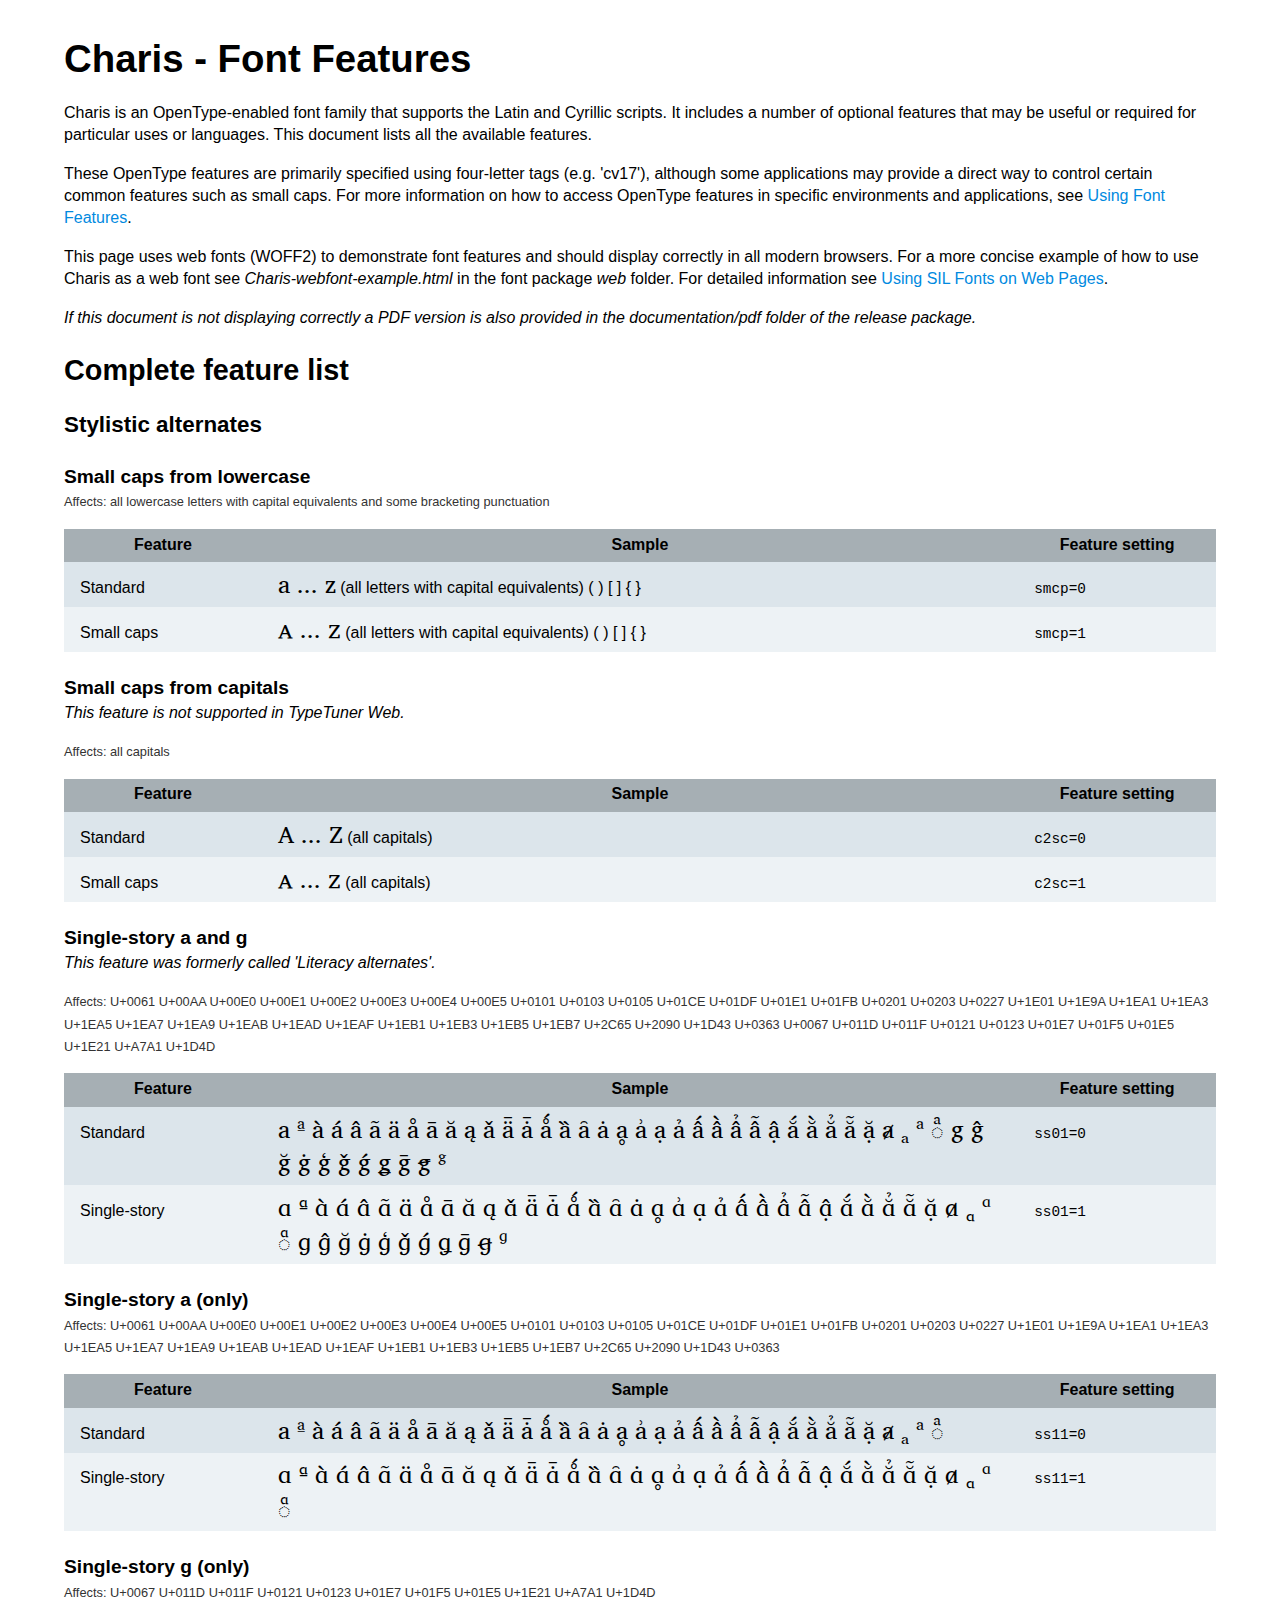
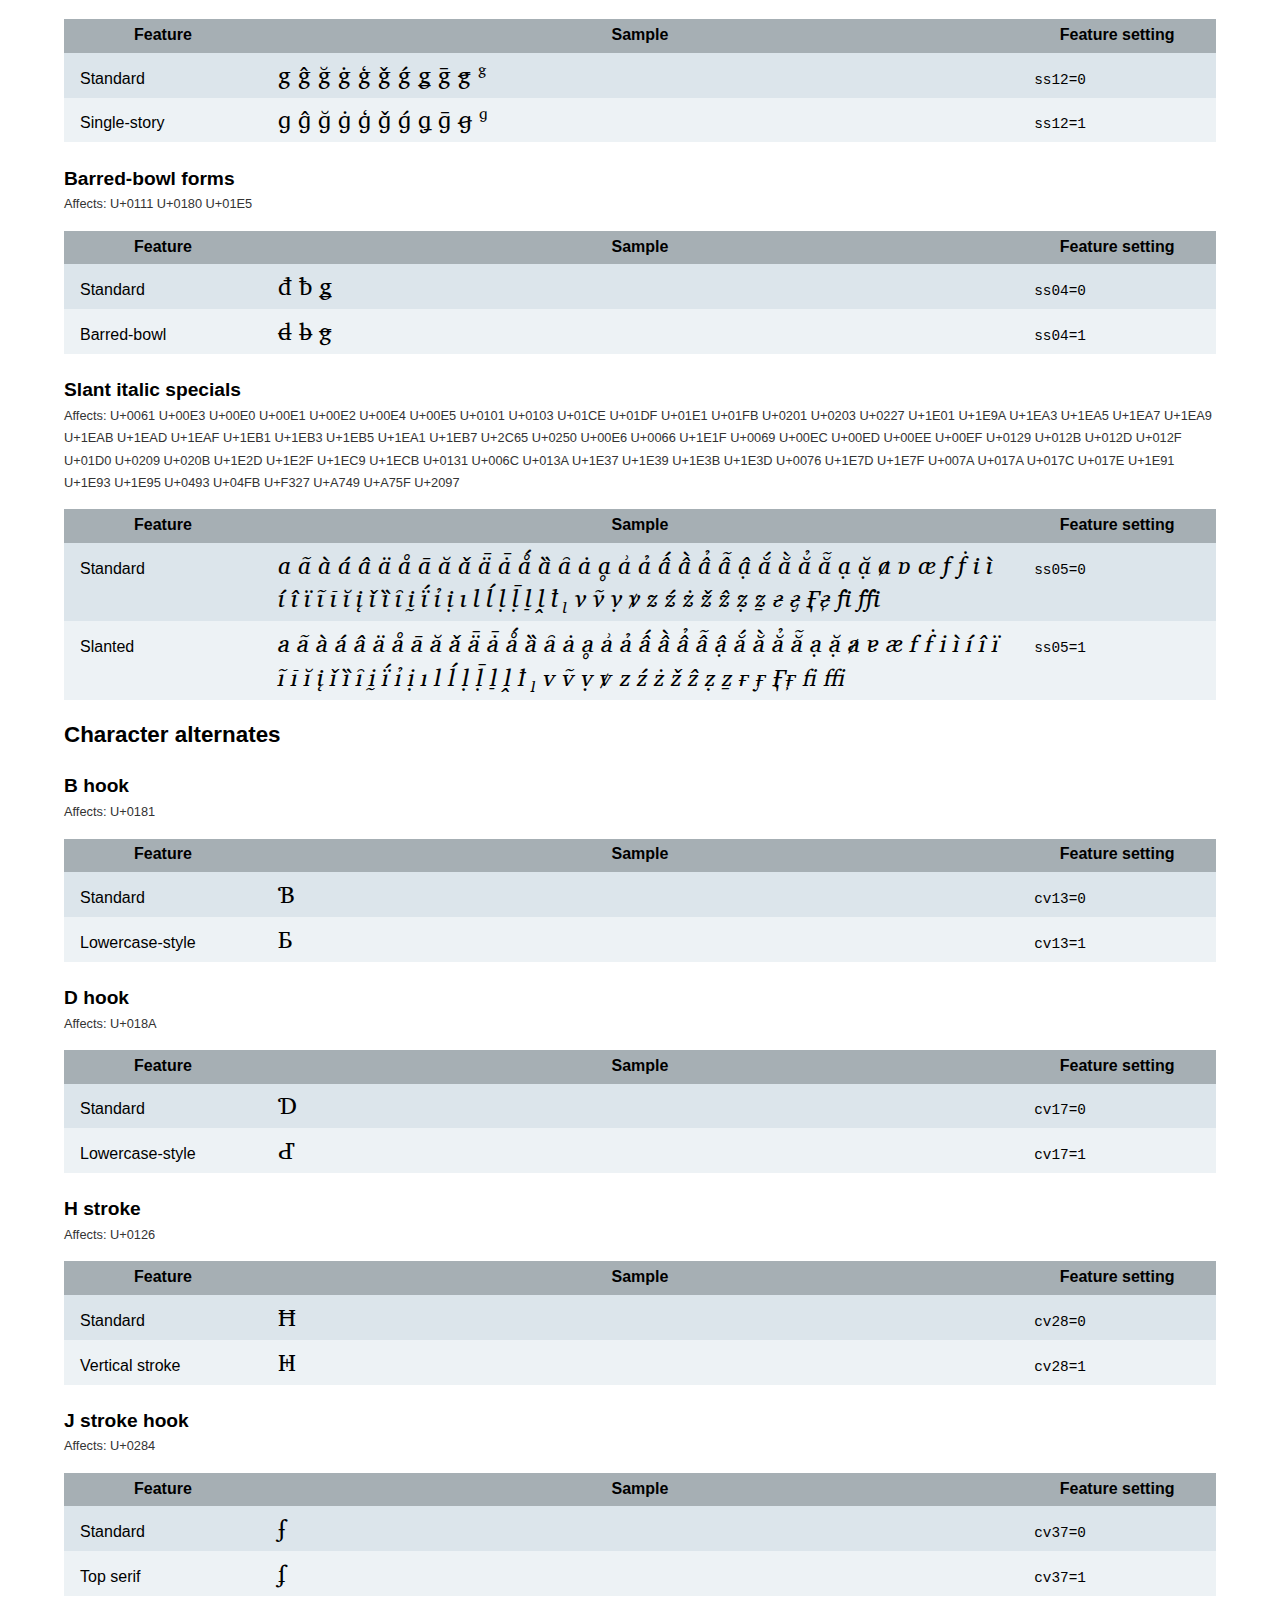
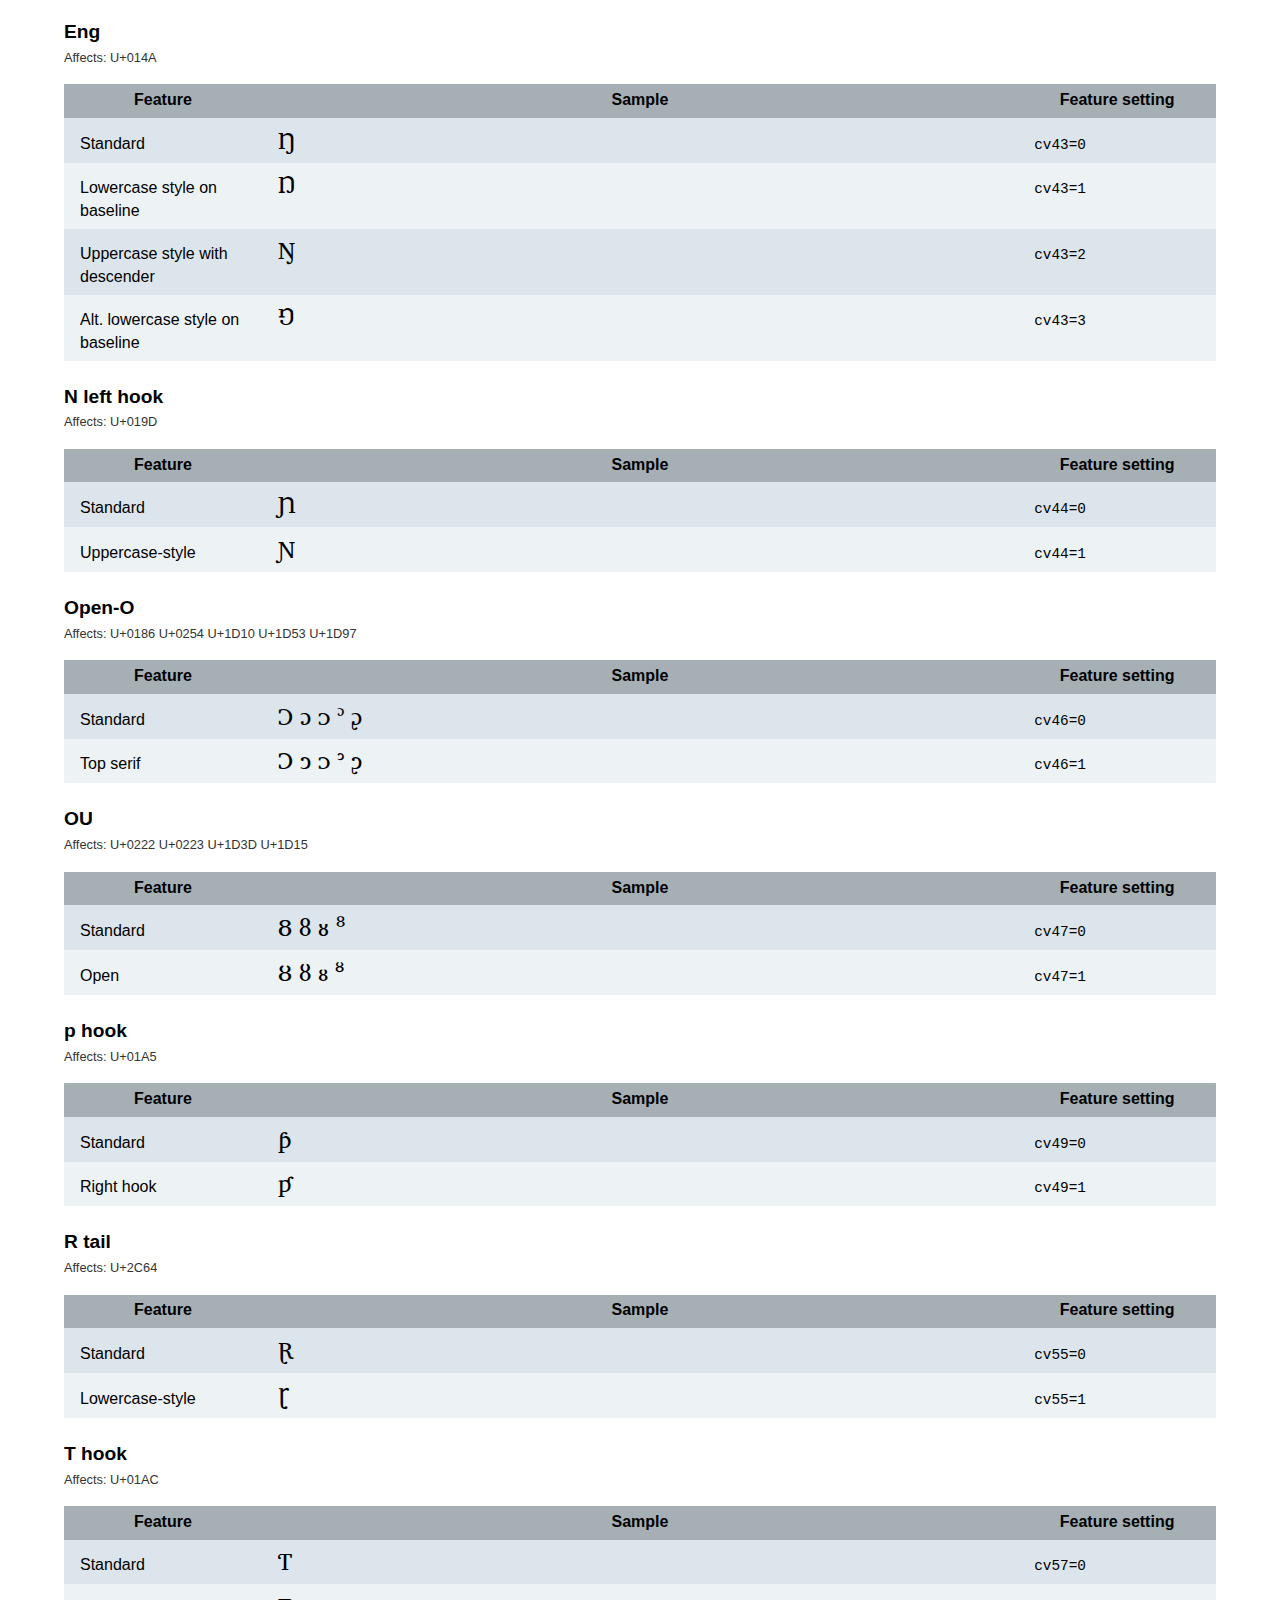
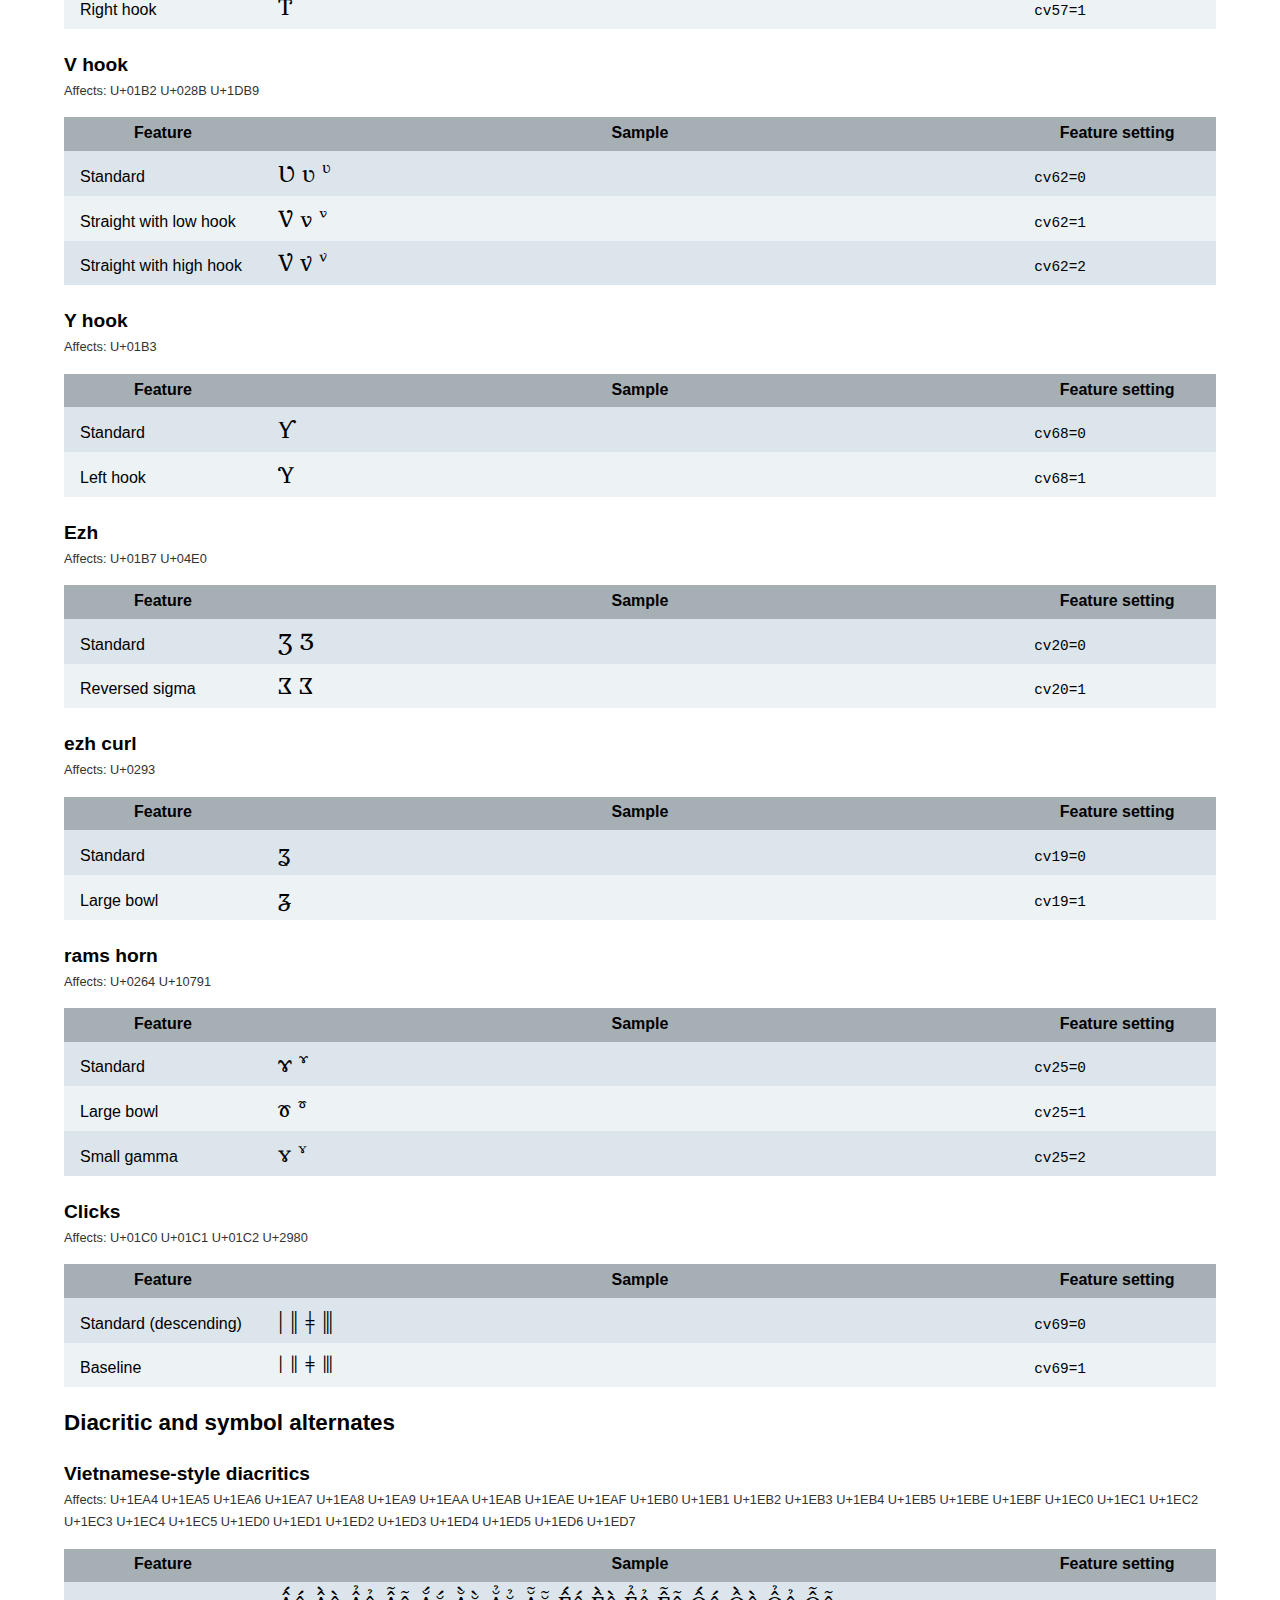
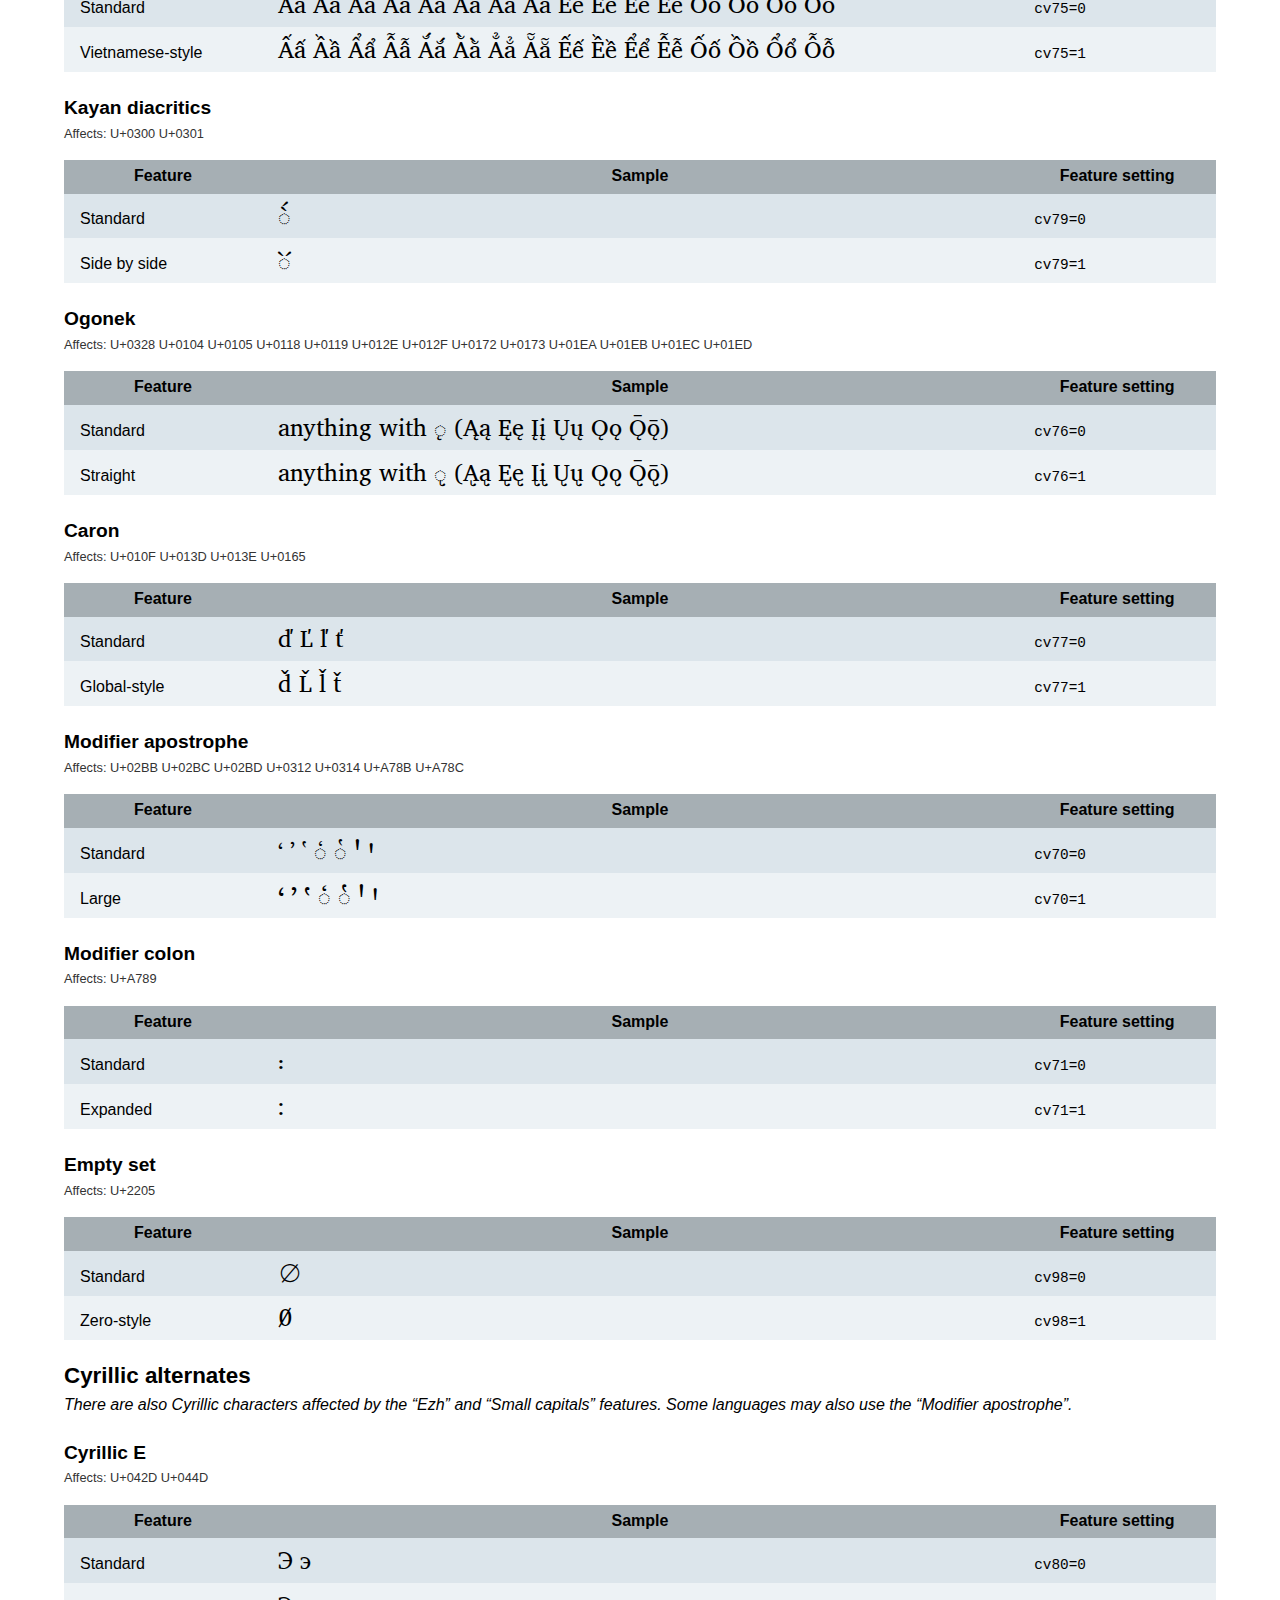
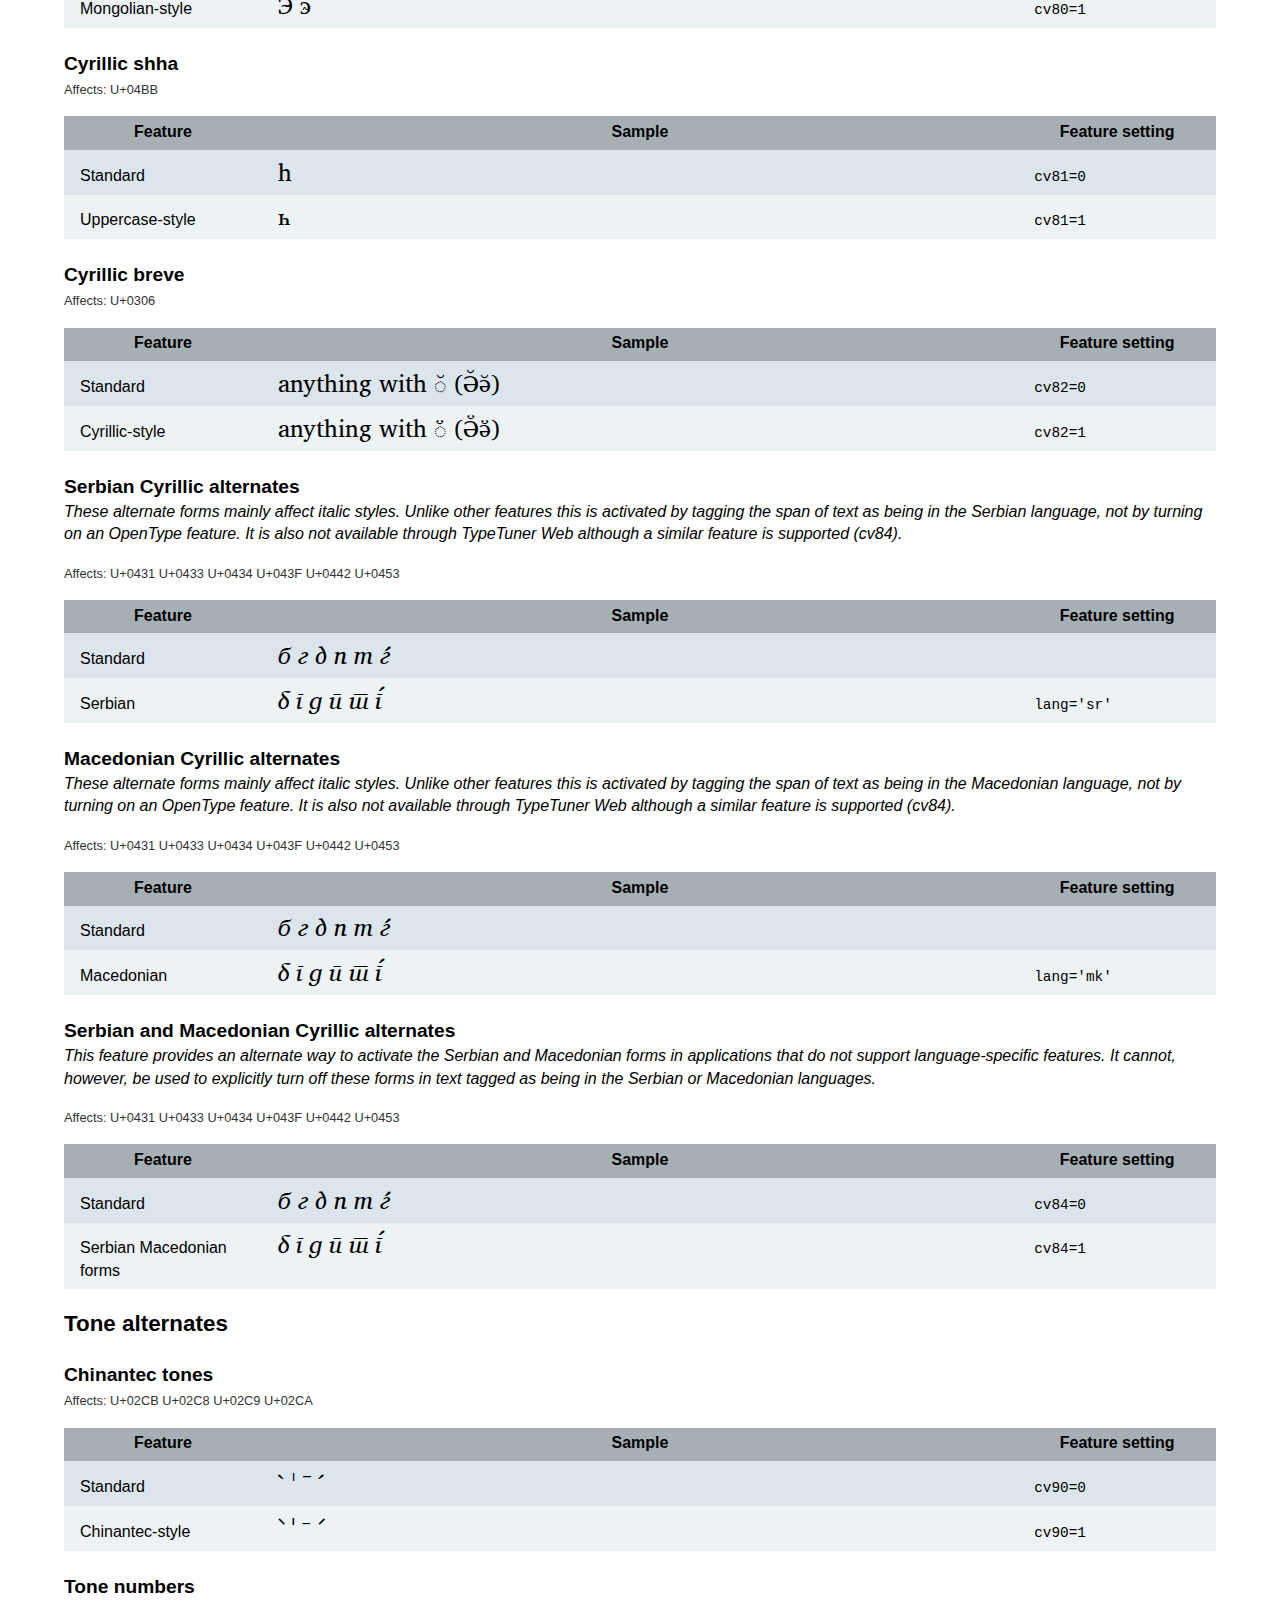
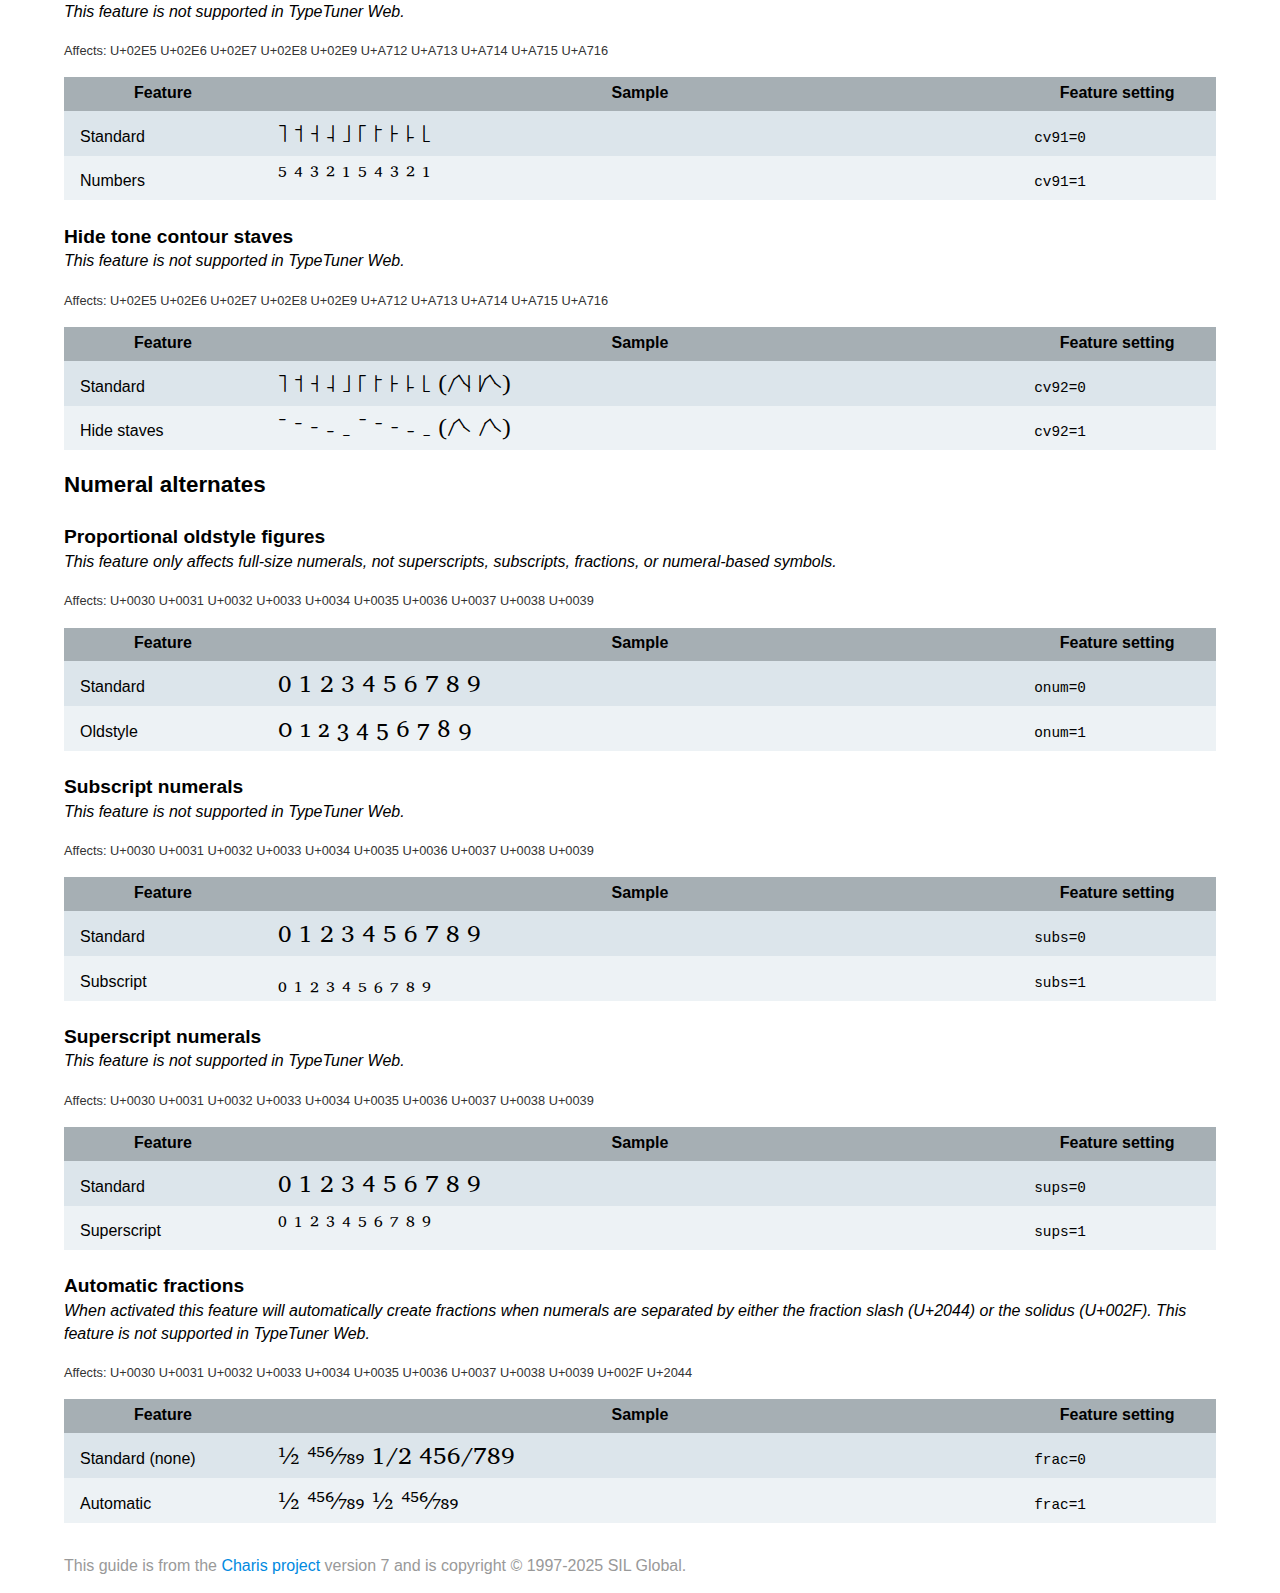
<file: Charis-7.000/documentation/features.html>
<!DOCTYPE html>
<html lang="en-us">
<head>
    <meta charset="utf-8">
    <title>Charis - Font Features</title>
    <meta name="author" content="SIL Writing Systems Technology">
    <meta name="viewport" content="width=device-width, initial-scale=1.0, user-scalable=yes">
    <link rel="stylesheet" href="./assets/css/theme.css">
    <link rel="stylesheet" href="./assets/css/webfonts.css">
</head>
<body>
<div class="container">
<article class="article">
    <header>
        <h1 class="title">Charis - Font Features</h1>
    </header>
    <p>Charis is an OpenType-enabled font family that supports the Latin
    and Cyrillic scripts. It includes a number of optional features that
    may be useful or required for particular uses or languages. This
    document lists all the available features.</p>
    <p>These OpenType features are primarily specified using four-letter
    tags (e.g. 'cv17'), although some applications may provide a direct
    way to control certain common features such as small caps. For more
    information on how to access OpenType features in specific
    environments and applications, see <a
    href="https://software.sil.org/fonts/features">Using Font
    Features</a>.</p>
    <p>This page uses web fonts (WOFF2) to demonstrate font features and
    should display correctly in all modern browsers. For a more concise
    example of how to use Charis as a web font see
    <em>Charis-webfont-example.html</em> in the font package
    <em>web</em> folder. For detailed information see <a
    href="https://software.sil.org/fonts/webfonts">Using SIL Fonts on
    Web Pages</a>.</p>
    <p><em>If this document is not displaying correctly a PDF version is
    also provided in the documentation/pdf folder of the release
    package.</em></p>
    <h2 id="complete-feature-list">Complete feature list</h2>
    <h3 id="stylistic-alternates">Stylistic alternates</h3>
    <h4 id="small-caps-from-lowercase">Small caps from lowercase
    <a id="scmp"></a></h4>
    <p><span class="affects">Affects: all lowercase letters with capital
    equivalents and some bracketing punctuation</span></p>
    <table>
    <colgroup>
    <col style="width: 17%" />
    <col style="width: 65%" />
    <col style="width: 17%" />
    </colgroup>
    <thead>
    <tr>
    <th>Feature</th>
    <th>Sample</th>
    <th>Feature setting</th>
    </tr>
    </thead>
    <tbody>
    <tr>
    <td>Standard</td>
    <td><span class="charis-R normal">a ... z</span> (all letters with
    capital equivalents) ( ) [ ] { }</td>
    <td><code>smcp=0</code></td>
    </tr>
    <tr>
    <td>Small caps</td>
    <td><span class="charis-R normal"
    style="font-feature-settings: &quot;smcp&quot; 1">a ... z</span>
    (all letters with capital equivalents) ( ) [ ] { }</td>
    <td><code>smcp=1</code></td>
    </tr>
    </tbody>
    </table>
    <h4 id="small-caps-from-capitals">Small caps from capitals
    <a id="c2sc"></a></h4>
    <p><em>This feature is not supported in TypeTuner Web.</em></p>
    <p><span class="affects">Affects: all capitals</span></p>
    <table>
    <colgroup>
    <col style="width: 17%" />
    <col style="width: 65%" />
    <col style="width: 17%" />
    </colgroup>
    <thead>
    <tr>
    <th>Feature</th>
    <th>Sample</th>
    <th>Feature setting</th>
    </tr>
    </thead>
    <tbody>
    <tr>
    <td>Standard</td>
    <td><span class="charis-R normal">A ... Z</span> (all capitals)</td>
    <td><code>c2sc=0</code></td>
    </tr>
    <tr>
    <td>Small caps</td>
    <td><span class="charis-R normal"
    style="font-feature-settings: &quot;c2sc&quot; 1">A ... Z</span>
    (all capitals)</td>
    <td><code>c2sc=1</code></td>
    </tr>
    </tbody>
    </table>
    <h4 id="single-story-a-and-g">Single-story a and g
    <a id="ss01"></a></h4>
    <p><em>This feature was formerly called 'Literacy
    alternates'.</em></p>
    <p><span class="affects">Affects: U+0061 U+00AA U+00E0 U+00E1 U+00E2
    U+00E3 U+00E4 U+00E5 U+0101 U+0103 U+0105 U+01CE U+01DF U+01E1
    U+01FB U+0201 U+0203 U+0227 U+1E01 U+1E9A U+1EA1 U+1EA3 U+1EA5
    U+1EA7 U+1EA9 U+1EAB U+1EAD U+1EAF U+1EB1 U+1EB3 U+1EB5 U+1EB7
    U+2C65 U+2090 U+1D43 U+0363 U+0067 U+011D U+011F U+0121 U+0123
    U+01E7 U+01F5 U+01E5 U+1E21 U+A7A1 U+1D4D</span></p>
    <table>
    <colgroup>
    <col style="width: 17%" />
    <col style="width: 65%" />
    <col style="width: 17%" />
    </colgroup>
    <thead>
    <tr>
    <th>Feature</th>
    <th>Sample</th>
    <th>Feature setting</th>
    </tr>
    </thead>
    <tbody>
    <tr>
    <td>Standard</td>
    <td><span class="charis-R normal">a ª à á â ã ä å ā ă ą ǎ ǟ ǡ ǻ ȁ ȃ
    ȧ ḁ ẚ ạ ả ấ ầ ẩ ẫ ậ ắ ằ ẳ ẵ ặ ⱥ ₐ ᵃ ◌ͣ g ĝ ğ ġ ģ ǧ ǵ ǥ ḡ ꞡ ᵍ
    </span></td>
    <td><code>ss01=0</code></td>
    </tr>
    <tr>
    <td>Single-story</td>
    <td><span class="charis-R normal"
    style="font-feature-settings: &quot;ss01&quot; 1">a ª à á â ã ä å ā
    ă ą ǎ ǟ ǡ ǻ ȁ ȃ ȧ ḁ ẚ ạ ả ấ ầ ẩ ẫ ậ ắ ằ ẳ ẵ ặ ⱥ ₐ ᵃ ◌ͣ g ĝ ğ ġ ģ ǧ ǵ
    ǥ ḡ ꞡ ᵍ </span></td>
    <td><code>ss01=1</code></td>
    </tr>
    </tbody>
    </table>
    <h4 id="single-story-a-only">Single-story a (only)
    <a id="ss11"></a></h4>
    <p><span class="affects">Affects: U+0061 U+00AA U+00E0 U+00E1 U+00E2
    U+00E3 U+00E4 U+00E5 U+0101 U+0103 U+0105 U+01CE U+01DF U+01E1
    U+01FB U+0201 U+0203 U+0227 U+1E01 U+1E9A U+1EA1 U+1EA3 U+1EA5
    U+1EA7 U+1EA9 U+1EAB U+1EAD U+1EAF U+1EB1 U+1EB3 U+1EB5 U+1EB7
    U+2C65 U+2090 U+1D43 U+0363</span></p>
    <table>
    <colgroup>
    <col style="width: 17%" />
    <col style="width: 65%" />
    <col style="width: 17%" />
    </colgroup>
    <thead>
    <tr>
    <th>Feature</th>
    <th>Sample</th>
    <th>Feature setting</th>
    </tr>
    </thead>
    <tbody>
    <tr>
    <td>Standard</td>
    <td><span class="charis-R normal">a ª à á â ã ä å ā ă ą ǎ ǟ ǡ ǻ ȁ ȃ
    ȧ ḁ ẚ ạ ả ấ ầ ẩ ẫ ậ ắ ằ ẳ ẵ ặ ⱥ ₐ ᵃ ◌ͣ </span></td>
    <td><code>ss11=0</code></td>
    </tr>
    <tr>
    <td>Single-story</td>
    <td><span class="charis-R normal"
    style="font-feature-settings: &quot;ss11&quot; 1">a ª à á â ã ä å ā
    ă ą ǎ ǟ ǡ ǻ ȁ ȃ ȧ ḁ ẚ ạ ả ấ ầ ẩ ẫ ậ ắ ằ ẳ ẵ ặ ⱥ ₐ ᵃ ◌ͣ </span></td>
    <td><code>ss11=1</code></td>
    </tr>
    </tbody>
    </table>
    <h4 id="single-story-g-only">Single-story g (only)
    <a id="ss12"></a></h4>
    <p><span class="affects">Affects: U+0067 U+011D U+011F U+0121 U+0123
    U+01E7 U+01F5 U+01E5 U+1E21 U+A7A1 U+1D4D</span></p>
    <table>
    <colgroup>
    <col style="width: 17%" />
    <col style="width: 65%" />
    <col style="width: 17%" />
    </colgroup>
    <thead>
    <tr>
    <th>Feature</th>
    <th>Sample</th>
    <th>Feature setting</th>
    </tr>
    </thead>
    <tbody>
    <tr>
    <td>Standard</td>
    <td><span class="charis-R normal">g ĝ ğ ġ ģ ǧ ǵ ǥ ḡ ꞡ ᵍ </span></td>
    <td><code>ss12=0</code></td>
    </tr>
    <tr>
    <td>Single-story</td>
    <td><span class="charis-R normal"
    style="font-feature-settings: &quot;ss12&quot; 1">g ĝ ğ ġ ģ ǧ ǵ ǥ ḡ
    ꞡ ᵍ </span></td>
    <td><code>ss12=1</code></td>
    </tr>
    </tbody>
    </table>
    <h4 id="barred-bowl-forms">Barred-bowl forms <a id="ss04"></a></h4>
    <p><span class="affects">Affects: U+0111 U+0180 U+01E5</span></p>
    <table>
    <colgroup>
    <col style="width: 17%" />
    <col style="width: 65%" />
    <col style="width: 17%" />
    </colgroup>
    <thead>
    <tr>
    <th>Feature</th>
    <th>Sample</th>
    <th>Feature setting</th>
    </tr>
    </thead>
    <tbody>
    <tr>
    <td>Standard</td>
    <td><span class="charis-R normal">đ ƀ ǥ</span></td>
    <td><code>ss04=0</code></td>
    </tr>
    <tr>
    <td>Barred-bowl</td>
    <td><span class="charis-R normal"
    style="font-feature-settings: &quot;ss04&quot; 1">đ ƀ ǥ</span></td>
    <td><code>ss04=1</code></td>
    </tr>
    </tbody>
    </table>
    <h4 id="slant-italic-specials">Slant italic specials
    <a id="ss05"></a></h4>
    <p><span class="affects">Affects: U+0061 U+00E3 U+00E0 U+00E1 U+00E2
    U+00E4 U+00E5 U+0101 U+0103 U+01CE U+01DF U+01E1 U+01FB U+0201
    U+0203 U+0227 U+1E01 U+1E9A U+1EA3 U+1EA5 U+1EA7 U+1EA9 U+1EAB
    U+1EAD U+1EAF U+1EB1 U+1EB3 U+1EB5 U+1EA1 U+1EB7 U+2C65 U+0250
    U+00E6 U+0066 U+1E1F U+0069 U+00EC U+00ED U+00EE U+00EF U+0129
    U+012B U+012D U+012F U+01D0 U+0209 U+020B U+1E2D U+1E2F U+1EC9
    U+1ECB U+0131 U+006C U+013A U+1E37 U+1E39 U+1E3B U+1E3D U+0076
    U+1E7D U+1E7F U+007A U+017A U+017C U+017E U+1E91 U+1E93 U+1E95
    U+0493 U+04FB U+F327 U+A749 U+A75F U+2097</span></p>
    <table>
    <colgroup>
    <col style="width: 17%" />
    <col style="width: 65%" />
    <col style="width: 17%" />
    </colgroup>
    <thead>
    <tr>
    <th>Feature</th>
    <th>Sample</th>
    <th>Feature setting</th>
    </tr>
    </thead>
    <tbody>
    <tr>
    <td>Standard</td>
    <td><span class="charis-I normal">a ã à á â ä å ā ă ǎ ǟ ǡ ǻ ȁ ȃ ȧ ḁ
    ẚ ả ấ ầ ẩ ẫ ậ ắ ằ ẳ ẵ ạ ặ ⱥ ɐ æ f ḟ i ì í î ï ĩ ī ĭ į ǐ ȉ ȋ ḭ ḯ ỉ ị
    ı l ĺ ḷ ḹ ḻ ḽ ꝉ ₗ v ṽ ṿ ꝟ z ź ż ž ẑ ẓ ẕ ғ ӻ  fi ffi</span></td>
    <td><code>ss05=0</code></td>
    </tr>
    <tr>
    <td>Slanted</td>
    <td><span class="charis-I normal"
    style="font-feature-settings: &quot;ss05&quot; 1">a ã à á â ä å ā ă
    ǎ ǟ ǡ ǻ ȁ ȃ ȧ ḁ ẚ ả ấ ầ ẩ ẫ ậ ắ ằ ẳ ẵ ạ ặ ⱥ ɐ æ f ḟ i ì í î ï ĩ ī ĭ
    į ǐ ȉ ȋ ḭ ḯ ỉ ị ı l ĺ ḷ ḹ ḻ ḽ ꝉ ₗ v ṽ ṿ ꝟ z ź ż ž ẑ ẓ ẕ ғ ӻ  fi
    ffi</span></td>
    <td><code>ss05=1</code></td>
    </tr>
    </tbody>
    </table>
    <h3 id="character-alternates">Character alternates</h3>
    <h4 id="b-hook">B hook <a id="cv13"></a></h4>
    <p><span class="affects">Affects: U+0181</span></p>
    <table>
    <colgroup>
    <col style="width: 17%" />
    <col style="width: 65%" />
    <col style="width: 17%" />
    </colgroup>
    <thead>
    <tr>
    <th>Feature</th>
    <th>Sample</th>
    <th>Feature setting</th>
    </tr>
    </thead>
    <tbody>
    <tr>
    <td>Standard</td>
    <td><span class="charis-R normal">Ɓ</span></td>
    <td><code>cv13=0</code></td>
    </tr>
    <tr>
    <td>Lowercase-style</td>
    <td><span class="charis-R normal"
    style="font-feature-settings: &quot;cv13&quot; 1">Ɓ</span></td>
    <td><code>cv13=1</code></td>
    </tr>
    </tbody>
    </table>
    <h4 id="d-hook">D hook <a id="cv17"></a></h4>
    <p><span class="affects">Affects: U+018A</span></p>
    <table>
    <colgroup>
    <col style="width: 17%" />
    <col style="width: 65%" />
    <col style="width: 17%" />
    </colgroup>
    <thead>
    <tr>
    <th>Feature</th>
    <th>Sample</th>
    <th>Feature setting</th>
    </tr>
    </thead>
    <tbody>
    <tr>
    <td>Standard</td>
    <td><span class="charis-R normal">Ɗ</span></td>
    <td><code>cv17=0</code></td>
    </tr>
    <tr>
    <td>Lowercase-style</td>
    <td><span class="charis-R normal"
    style="font-feature-settings: &quot;cv17&quot; 1">Ɗ</span></td>
    <td><code>cv17=1</code></td>
    </tr>
    </tbody>
    </table>
    <h4 id="h-stroke">H stroke <a id="cv28"></a></h4>
    <p><span class="affects">Affects: U+0126</span></p>
    <table>
    <colgroup>
    <col style="width: 17%" />
    <col style="width: 65%" />
    <col style="width: 17%" />
    </colgroup>
    <thead>
    <tr>
    <th>Feature</th>
    <th>Sample</th>
    <th>Feature setting</th>
    </tr>
    </thead>
    <tbody>
    <tr>
    <td>Standard</td>
    <td><span class="charis-R normal">Ħ</span></td>
    <td><code>cv28=0</code></td>
    </tr>
    <tr>
    <td>Vertical stroke</td>
    <td><span class="charis-R normal"
    style="font-feature-settings: &quot;cv28&quot; 1">Ħ</span></td>
    <td><code>cv28=1</code></td>
    </tr>
    </tbody>
    </table>
    <h4 id="j-stroke-hook">J stroke hook <a id="cv37"></a></h4>
    <p><span class="affects">Affects: U+0284</span></p>
    <table>
    <colgroup>
    <col style="width: 17%" />
    <col style="width: 65%" />
    <col style="width: 17%" />
    </colgroup>
    <thead>
    <tr>
    <th>Feature</th>
    <th>Sample</th>
    <th>Feature setting</th>
    </tr>
    </thead>
    <tbody>
    <tr>
    <td>Standard</td>
    <td><span class="charis-R normal">ʄ</span></td>
    <td><code>cv37=0</code></td>
    </tr>
    <tr>
    <td>Top serif</td>
    <td><span class="charis-R normal"
    style="font-feature-settings: &quot;cv37&quot; 1">ʄ</span></td>
    <td><code>cv37=1</code></td>
    </tr>
    </tbody>
    </table>
    <h4 id="eng">Eng <a id="cv43"></a></h4>
    <p><span class="affects">Affects: U+014A</span></p>
    <table>
    <colgroup>
    <col style="width: 17%" />
    <col style="width: 65%" />
    <col style="width: 17%" />
    </colgroup>
    <thead>
    <tr>
    <th>Feature</th>
    <th>Sample</th>
    <th>Feature setting</th>
    </tr>
    </thead>
    <tbody>
    <tr>
    <td>Standard</td>
    <td><span class="charis-R normal">Ŋ</span></td>
    <td><code>cv43=0</code></td>
    </tr>
    <tr>
    <td>Lowercase style on baseline</td>
    <td><span class="charis-R normal"
    style="font-feature-settings: &quot;cv43&quot; 1">Ŋ</span></td>
    <td><code>cv43=1</code></td>
    </tr>
    <tr>
    <td>Uppercase style with descender</td>
    <td><span class="charis-R normal"
    style="font-feature-settings: &quot;cv43&quot; 2">Ŋ</span></td>
    <td><code>cv43=2</code></td>
    </tr>
    <tr>
    <td>Alt. lowercase style on baseline</td>
    <td><span class="charis-R normal"
    style="font-feature-settings: &quot;cv43&quot; 3">Ŋ</span></td>
    <td><code>cv43=3</code></td>
    </tr>
    </tbody>
    </table>
    <h4 id="n-left-hook">N left hook <a id="cv44"></a></h4>
    <p><span class="affects">Affects: U+019D</span></p>
    <table>
    <colgroup>
    <col style="width: 17%" />
    <col style="width: 65%" />
    <col style="width: 17%" />
    </colgroup>
    <thead>
    <tr>
    <th>Feature</th>
    <th>Sample</th>
    <th>Feature setting</th>
    </tr>
    </thead>
    <tbody>
    <tr>
    <td>Standard</td>
    <td><span class="charis-R normal">Ɲ</span></td>
    <td><code>cv44=0</code></td>
    </tr>
    <tr>
    <td>Uppercase-style</td>
    <td><span class="charis-R normal"
    style="font-feature-settings: &quot;cv44&quot; 1">Ɲ</span></td>
    <td><code>cv44=1</code></td>
    </tr>
    </tbody>
    </table>
    <h4 id="open-o">Open-O <a id="cv46"></a></h4>
    <p><span class="affects">Affects: U+0186 U+0254 U+1D10 U+1D53
    U+1D97</span></p>
    <table>
    <colgroup>
    <col style="width: 17%" />
    <col style="width: 65%" />
    <col style="width: 17%" />
    </colgroup>
    <thead>
    <tr>
    <th>Feature</th>
    <th>Sample</th>
    <th>Feature setting</th>
    </tr>
    </thead>
    <tbody>
    <tr>
    <td>Standard</td>
    <td><span class="charis-R normal">Ɔ ɔ ᴐ ᵓ ᶗ</span></td>
    <td><code>cv46=0</code></td>
    </tr>
    <tr>
    <td>Top serif</td>
    <td><span class="charis-R normal"
    style="font-feature-settings: &quot;cv46&quot; 1">Ɔ ɔ ᴐ ᵓ
    ᶗ</span></td>
    <td><code>cv46=1</code></td>
    </tr>
    </tbody>
    </table>
    <h4 id="ou">OU <a id="cv47"></a></h4>
    <p><span class="affects">Affects: U+0222 U+0223 U+1D3D
    U+1D15</span></p>
    <table>
    <colgroup>
    <col style="width: 17%" />
    <col style="width: 65%" />
    <col style="width: 17%" />
    </colgroup>
    <thead>
    <tr>
    <th>Feature</th>
    <th>Sample</th>
    <th>Feature setting</th>
    </tr>
    </thead>
    <tbody>
    <tr>
    <td>Standard</td>
    <td><span class="charis-R normal">Ȣ ȣ ᴕ ᴽ</span></td>
    <td><code>cv47=0</code></td>
    </tr>
    <tr>
    <td>Open</td>
    <td><span class="charis-R normal"
    style="font-feature-settings: &quot;cv47&quot; 1">Ȣ ȣ ᴕ
    ᴽ</span></td>
    <td><code>cv47=1</code></td>
    </tr>
    </tbody>
    </table>
    <h4 id="p-hook">p hook <a id="cv49"></a></h4>
    <p><span class="affects">Affects: U+01A5</span></p>
    <table>
    <colgroup>
    <col style="width: 17%" />
    <col style="width: 65%" />
    <col style="width: 17%" />
    </colgroup>
    <thead>
    <tr>
    <th>Feature</th>
    <th>Sample</th>
    <th>Feature setting</th>
    </tr>
    </thead>
    <tbody>
    <tr>
    <td>Standard</td>
    <td><span class="charis-R normal">ƥ</span></td>
    <td><code>cv49=0</code></td>
    </tr>
    <tr>
    <td>Right hook</td>
    <td><span class="charis-R normal"
    style="font-feature-settings: &quot;cv49&quot; 1">ƥ</span></td>
    <td><code>cv49=1</code></td>
    </tr>
    </tbody>
    </table>
    <h4 id="r-tail">R tail <a id="cv55"></a></h4>
    <p><span class="affects">Affects: U+2C64</span></p>
    <table>
    <colgroup>
    <col style="width: 17%" />
    <col style="width: 65%" />
    <col style="width: 17%" />
    </colgroup>
    <thead>
    <tr>
    <th>Feature</th>
    <th>Sample</th>
    <th>Feature setting</th>
    </tr>
    </thead>
    <tbody>
    <tr>
    <td>Standard</td>
    <td><span class="charis-R normal">Ɽ</span></td>
    <td><code>cv55=0</code></td>
    </tr>
    <tr>
    <td>Lowercase-style</td>
    <td><span class="charis-R normal"
    style="font-feature-settings: &quot;cv55&quot; 1">Ɽ</span></td>
    <td><code>cv55=1</code></td>
    </tr>
    </tbody>
    </table>
    <h4 id="t-hook">T hook <a id="cv57"></a></h4>
    <p><span class="affects">Affects: U+01AC</span></p>
    <table>
    <colgroup>
    <col style="width: 17%" />
    <col style="width: 65%" />
    <col style="width: 17%" />
    </colgroup>
    <thead>
    <tr>
    <th>Feature</th>
    <th>Sample</th>
    <th>Feature setting</th>
    </tr>
    </thead>
    <tbody>
    <tr>
    <td>Standard</td>
    <td><span class="charis-R normal">Ƭ</span></td>
    <td><code>cv57=0</code></td>
    </tr>
    <tr>
    <td>Right hook</td>
    <td><span class="charis-R normal"
    style="font-feature-settings: &quot;cv57&quot; 1">Ƭ</span></td>
    <td><code>cv57=1</code></td>
    </tr>
    </tbody>
    </table>
    <h4 id="v-hook">V hook <a id="cv62"></a></h4>
    <p><span class="affects">Affects: U+01B2 U+028B U+1DB9</span></p>
    <table>
    <colgroup>
    <col style="width: 17%" />
    <col style="width: 65%" />
    <col style="width: 17%" />
    </colgroup>
    <thead>
    <tr>
    <th>Feature</th>
    <th>Sample</th>
    <th>Feature setting</th>
    </tr>
    </thead>
    <tbody>
    <tr>
    <td>Standard</td>
    <td><span class="charis-R normal">Ʋ ʋ ᶹ</span></td>
    <td><code>cv62=0</code></td>
    </tr>
    <tr>
    <td>Straight with low hook</td>
    <td><span class="charis-R normal"
    style="font-feature-settings: &quot;cv62&quot; 1">Ʋ ʋ ᶹ</span></td>
    <td><code>cv62=1</code></td>
    </tr>
    <tr>
    <td>Straight with high hook</td>
    <td><span class="charis-R normal"
    style="font-feature-settings: &quot;cv62&quot; 2">Ʋ ʋ ᶹ</span></td>
    <td><code>cv62=2</code></td>
    </tr>
    </tbody>
    </table>
    <h4 id="y-hook">Y hook <a id="cv68"></a></h4>
    <p><span class="affects">Affects: U+01B3</span></p>
    <table>
    <colgroup>
    <col style="width: 17%" />
    <col style="width: 65%" />
    <col style="width: 17%" />
    </colgroup>
    <thead>
    <tr>
    <th>Feature</th>
    <th>Sample</th>
    <th>Feature setting</th>
    </tr>
    </thead>
    <tbody>
    <tr>
    <td>Standard</td>
    <td><span class="charis-R normal">Ƴ</span></td>
    <td><code>cv68=0</code></td>
    </tr>
    <tr>
    <td>Left hook</td>
    <td><span class="charis-R normal"
    style="font-feature-settings: &quot;cv68&quot; 1">Ƴ</span></td>
    <td><code>cv68=1</code></td>
    </tr>
    </tbody>
    </table>
    <h4 id="ezh">Ezh <a id="cv20"></a></h4>
    <p><span class="affects">Affects: U+01B7 U+04E0</span></p>
    <table>
    <colgroup>
    <col style="width: 17%" />
    <col style="width: 65%" />
    <col style="width: 17%" />
    </colgroup>
    <thead>
    <tr>
    <th>Feature</th>
    <th>Sample</th>
    <th>Feature setting</th>
    </tr>
    </thead>
    <tbody>
    <tr>
    <td>Standard</td>
    <td><span class="charis-R normal">Ʒ Ӡ</span></td>
    <td><code>cv20=0</code></td>
    </tr>
    <tr>
    <td>Reversed sigma</td>
    <td><span class="charis-R normal"
    style="font-feature-settings: &quot;cv20&quot; 1">Ʒ Ӡ</span></td>
    <td><code>cv20=1</code></td>
    </tr>
    </tbody>
    </table>
    <h4 id="ezh-curl">ezh curl <a id="cv19"></a></h4>
    <p><span class="affects">Affects: U+0293</span></p>
    <table>
    <colgroup>
    <col style="width: 17%" />
    <col style="width: 65%" />
    <col style="width: 17%" />
    </colgroup>
    <thead>
    <tr>
    <th>Feature</th>
    <th>Sample</th>
    <th>Feature setting</th>
    </tr>
    </thead>
    <tbody>
    <tr>
    <td>Standard</td>
    <td><span class="charis-R normal">ʓ</span></td>
    <td><code>cv19=0</code></td>
    </tr>
    <tr>
    <td>Large bowl</td>
    <td><span class="charis-R normal"
    style="font-feature-settings: &quot;cv19&quot; 1">ʓ</span></td>
    <td><code>cv19=1</code></td>
    </tr>
    </tbody>
    </table>
    <h4 id="rams-horn">rams horn <a id="cv25"></a></h4>
    <p><span class="affects">Affects: U+0264 U+10791</span></p>
    <table>
    <colgroup>
    <col style="width: 17%" />
    <col style="width: 65%" />
    <col style="width: 17%" />
    </colgroup>
    <thead>
    <tr>
    <th>Feature</th>
    <th>Sample</th>
    <th>Feature setting</th>
    </tr>
    </thead>
    <tbody>
    <tr>
    <td>Standard</td>
    <td><span class="charis-R normal">ɤ 𐞑</span></td>
    <td><code>cv25=0</code></td>
    </tr>
    <tr>
    <td>Large bowl</td>
    <td><span class="charis-R normal"
    style="font-feature-settings: &quot;cv25&quot; 1">ɤ 𐞑</span></td>
    <td><code>cv25=1</code></td>
    </tr>
    <tr>
    <td>Small gamma</td>
    <td><span class="charis-R normal"
    style="font-feature-settings: &quot;cv25&quot; 2">ɤ 𐞑</span></td>
    <td><code>cv25=2</code></td>
    </tr>
    </tbody>
    </table>
    <h4 id="clicks">Clicks <a id="cv69"></a></h4>
    <p><span class="affects">Affects: U+01C0 U+01C1 U+01C2
    U+2980</span></p>
    <table>
    <colgroup>
    <col style="width: 17%" />
    <col style="width: 65%" />
    <col style="width: 17%" />
    </colgroup>
    <thead>
    <tr>
    <th>Feature</th>
    <th>Sample</th>
    <th>Feature setting</th>
    </tr>
    </thead>
    <tbody>
    <tr>
    <td>Standard (descending)</td>
    <td><span class="charis-R normal">ǀ ǁ ǂ ⦀</span></td>
    <td><code>cv69=0</code></td>
    </tr>
    <tr>
    <td>Baseline</td>
    <td><span class="charis-R normal"
    style="font-feature-settings: &quot;cv69&quot; 1">ǀ ǁ ǂ
    ⦀</span></td>
    <td><code>cv69=1</code></td>
    </tr>
    </tbody>
    </table>
    <h3 id="diacritic-and-symbol-alternates">Diacritic and symbol
    alternates</h3>
    <h4 id="vietnamese-style-diacritics">Vietnamese-style diacritics
    <a id="cv75"></a></h4>
    <p><span class="affects">Affects: U+1EA4 U+1EA5 U+1EA6 U+1EA7 U+1EA8
    U+1EA9 U+1EAA U+1EAB U+1EAE U+1EAF U+1EB0 U+1EB1 U+1EB2 U+1EB3
    U+1EB4 U+1EB5 U+1EBE U+1EBF U+1EC0 U+1EC1 U+1EC2 U+1EC3 U+1EC4
    U+1EC5 U+1ED0 U+1ED1 U+1ED2 U+1ED3 U+1ED4 U+1ED5 U+1ED6
    U+1ED7</span></p>
    <table>
    <colgroup>
    <col style="width: 17%" />
    <col style="width: 65%" />
    <col style="width: 17%" />
    </colgroup>
    <thead>
    <tr>
    <th>Feature</th>
    <th>Sample</th>
    <th>Feature setting</th>
    </tr>
    </thead>
    <tbody>
    <tr>
    <td>Standard</td>
    <td><span class="charis-R normal">Ấấ Ầầ Ẩẩ Ẫẫ Ắắ Ằằ Ẳẳ Ẵẵ Ếế Ềề Ểể
    Ễễ Ốố Ồồ Ổổ Ỗỗ</span></td>
    <td><code>cv75=0</code></td>
    </tr>
    <tr>
    <td>Vietnamese-style</td>
    <td><span class="charis-R normal"
    style="font-feature-settings: &quot;cv75&quot; 1">Ấấ Ầầ Ẩẩ Ẫẫ Ắắ Ằằ
    Ẳẳ Ẵẵ Ếế Ềề Ểể Ễễ Ốố Ồồ Ổổ Ỗỗ</span></td>
    <td><code>cv75=1</code></td>
    </tr>
    </tbody>
    </table>
    <h4 id="kayan-diacritics">Kayan diacritics <a id="cv79"></a></h4>
    <p><span class="affects">Affects: U+0300 U+0301</span></p>
    <table>
    <colgroup>
    <col style="width: 17%" />
    <col style="width: 65%" />
    <col style="width: 17%" />
    </colgroup>
    <thead>
    <tr>
    <th>Feature</th>
    <th>Sample</th>
    <th>Feature setting</th>
    </tr>
    </thead>
    <tbody>
    <tr>
    <td>Standard</td>
    <td><span class="charis-R normal">◌̀́</span></td>
    <td><code>cv79=0</code></td>
    </tr>
    <tr>
    <td>Side by side</td>
    <td><span class="charis-R normal"
    style="font-feature-settings: &quot;cv79&quot; 1">◌̀́</span></td>
    <td><code>cv79=1</code></td>
    </tr>
    </tbody>
    </table>
    <h4 id="ogonek">Ogonek <a id="cv76"></a></h4>
    <p><span class="affects">Affects: U+0328 U+0104 U+0105 U+0118 U+0119
    U+012E U+012F U+0172 U+0173 U+01EA U+01EB U+01EC U+01ED</span></p>
    <table>
    <colgroup>
    <col style="width: 17%" />
    <col style="width: 65%" />
    <col style="width: 17%" />
    </colgroup>
    <thead>
    <tr>
    <th>Feature</th>
    <th>Sample</th>
    <th>Feature setting</th>
    </tr>
    </thead>
    <tbody>
    <tr>
    <td>Standard</td>
    <td><span class="charis-R normal">anything with ◌̨ (Ąą Ęę Įį Ųų Ǫǫ
    Ǭǭ)</span></td>
    <td><code>cv76=0</code></td>
    </tr>
    <tr>
    <td>Straight</td>
    <td><span class="charis-R normal"
    style="font-feature-settings: &quot;cv76&quot; 1">anything with ◌̨
    (Ąą Ęę Įį Ųų Ǫǫ Ǭǭ)</span></td>
    <td><code>cv76=1</code></td>
    </tr>
    </tbody>
    </table>
    <h4 id="caron">Caron <a id="cv77"></a></h4>
    <p><span class="affects">Affects: U+010F U+013D U+013E
    U+0165</span></p>
    <table>
    <colgroup>
    <col style="width: 17%" />
    <col style="width: 65%" />
    <col style="width: 17%" />
    </colgroup>
    <thead>
    <tr>
    <th>Feature</th>
    <th>Sample</th>
    <th>Feature setting</th>
    </tr>
    </thead>
    <tbody>
    <tr>
    <td>Standard</td>
    <td><span class="charis-R normal">ď Ľ ľ ť</span></td>
    <td><code>cv77=0</code></td>
    </tr>
    <tr>
    <td>Global-style</td>
    <td><span class="charis-R normal"
    style="font-feature-settings: &quot;cv77&quot; 1">ď Ľ ľ
    ť</span></td>
    <td><code>cv77=1</code></td>
    </tr>
    </tbody>
    </table>
    <h4 id="modifier-apostrophe">Modifier apostrophe
    <a id="cv70"></a></h4>
    <p><span class="affects">Affects: U+02BB U+02BC U+02BD U+0312 U+0314
    U+A78B U+A78C</span></p>
    <table>
    <colgroup>
    <col style="width: 17%" />
    <col style="width: 65%" />
    <col style="width: 17%" />
    </colgroup>
    <thead>
    <tr>
    <th>Feature</th>
    <th>Sample</th>
    <th>Feature setting</th>
    </tr>
    </thead>
    <tbody>
    <tr>
    <td>Standard</td>
    <td><span class="charis-R normal">ʻ ʼ ʽ ◌̒ ◌̔ Ꞌ ꞌ</span></td>
    <td><code>cv70=0</code></td>
    </tr>
    <tr>
    <td>Large</td>
    <td><span class="charis-R normal"
    style="font-feature-settings: &quot;cv70&quot; 1">ʻ ʼ ʽ ◌̒ ◌̔ Ꞌ
    ꞌ</span></td>
    <td><code>cv70=1</code></td>
    </tr>
    </tbody>
    </table>
    <h4 id="modifier-colon">Modifier colon <a id="cv71"></a></h4>
    <p><span class="affects">Affects: U+A789</span></p>
    <table>
    <colgroup>
    <col style="width: 17%" />
    <col style="width: 65%" />
    <col style="width: 17%" />
    </colgroup>
    <thead>
    <tr>
    <th>Feature</th>
    <th>Sample</th>
    <th>Feature setting</th>
    </tr>
    </thead>
    <tbody>
    <tr>
    <td>Standard</td>
    <td><span class="charis-R normal">꞉</span></td>
    <td><code>cv71=0</code></td>
    </tr>
    <tr>
    <td>Expanded</td>
    <td><span class="charis-R normal"
    style="font-feature-settings: &quot;cv71&quot; 1">꞉</span></td>
    <td><code>cv71=1</code></td>
    </tr>
    </tbody>
    </table>
    <h4 id="empty-set">Empty set <a id="cv98"></a></h4>
    <p><span class="affects">Affects: U+2205</span></p>
    <table>
    <colgroup>
    <col style="width: 17%" />
    <col style="width: 65%" />
    <col style="width: 17%" />
    </colgroup>
    <thead>
    <tr>
    <th>Feature</th>
    <th>Sample</th>
    <th>Feature setting</th>
    </tr>
    </thead>
    <tbody>
    <tr>
    <td>Standard</td>
    <td><span class="charis-R normal">∅</span></td>
    <td><code>cv98=0</code></td>
    </tr>
    <tr>
    <td>Zero-style</td>
    <td><span class="charis-R normal"
    style="font-feature-settings: &quot;cv98&quot; 1">∅</span></td>
    <td><code>cv98=1</code></td>
    </tr>
    </tbody>
    </table>
    <h3 id="cyrillic-alternates">Cyrillic alternates</h3>
    <p><em>There are also Cyrillic characters affected by the “Ezh” and
    “Small capitals” features. Some languages may also use the “Modifier
    apostrophe”.</em></p>
    <h4 id="cyrillic-e">Cyrillic E <a id="cv80"></a></h4>
    <p><span class="affects">Affects: U+042D U+044D</span></p>
    <table>
    <colgroup>
    <col style="width: 17%" />
    <col style="width: 65%" />
    <col style="width: 17%" />
    </colgroup>
    <thead>
    <tr>
    <th>Feature</th>
    <th>Sample</th>
    <th>Feature setting</th>
    </tr>
    </thead>
    <tbody>
    <tr>
    <td>Standard</td>
    <td><span class="charis-R normal">Э э</span></td>
    <td><code>cv80=0</code></td>
    </tr>
    <tr>
    <td>Mongolian-style</td>
    <td><span class="charis-R normal"
    style="font-feature-settings: &quot;cv80&quot; 1">Э э</span></td>
    <td><code>cv80=1</code></td>
    </tr>
    </tbody>
    </table>
    <h4 id="cyrillic-shha">Cyrillic shha <a id="cv81"></a></h4>
    <p><span class="affects">Affects: U+04BB</span></p>
    <table>
    <colgroup>
    <col style="width: 17%" />
    <col style="width: 65%" />
    <col style="width: 17%" />
    </colgroup>
    <thead>
    <tr>
    <th>Feature</th>
    <th>Sample</th>
    <th>Feature setting</th>
    </tr>
    </thead>
    <tbody>
    <tr>
    <td>Standard</td>
    <td><span class="charis-R normal">һ</span></td>
    <td><code>cv81=0</code></td>
    </tr>
    <tr>
    <td>Uppercase-style</td>
    <td><span class="charis-R normal"
    style="font-feature-settings: &quot;cv81&quot; 1">һ</span></td>
    <td><code>cv81=1</code></td>
    </tr>
    </tbody>
    </table>
    <h4 id="cyrillic-breve">Cyrillic breve <a id="cv82"></a></h4>
    <p><span class="affects">Affects: U+0306</span></p>
    <table>
    <colgroup>
    <col style="width: 17%" />
    <col style="width: 65%" />
    <col style="width: 17%" />
    </colgroup>
    <thead>
    <tr>
    <th>Feature</th>
    <th>Sample</th>
    <th>Feature setting</th>
    </tr>
    </thead>
    <tbody>
    <tr>
    <td>Standard</td>
    <td><span class="charis-R normal">anything with ◌̆ (Ә̆ә̆)</span></td>
    <td><code>cv82=0</code></td>
    </tr>
    <tr>
    <td>Cyrillic-style</td>
    <td><span class="charis-R normal"
    style="font-feature-settings: &quot;cv82&quot; 1">anything with ◌̆
    (Ә̆ә̆)</span></td>
    <td><code>cv82=1</code></td>
    </tr>
    </tbody>
    </table>
    <h4 id="serbian-cyrillic-alternates">Serbian Cyrillic alternates
    <a id="langsr"></a></h4>
    <p><em>These alternate forms mainly affect italic styles. Unlike
    other features this is activated by tagging the span of text as
    being in the Serbian language, not by turning on an OpenType
    feature. It is also not available through TypeTuner Web although a
    similar feature is supported (cv84).</em></p>
    <p><span class="affects">Affects: U+0431 U+0433 U+0434 U+043F U+0442
    U+0453</span></p>
    <table>
    <colgroup>
    <col style="width: 17%" />
    <col style="width: 65%" />
    <col style="width: 17%" />
    </colgroup>
    <thead>
    <tr>
    <th>Feature</th>
    <th>Sample</th>
    <th>Feature setting</th>
    </tr>
    </thead>
    <tbody>
    <tr>
    <td>Standard</td>
    <td><span class="charis-I normal">б г д п т ѓ</span></td>
    <td></td>
    </tr>
    <tr>
    <td>Serbian</td>
    <td><span class="charis-I normal" lang="sr">б г д п т ѓ</span></td>
    <td><code>lang='sr'</code></td>
    </tr>
    </tbody>
    </table>
    <h4 id="macedonian-cyrillic-alternates">Macedonian Cyrillic
    alternates <a id="langmk"></a></h4>
    <p><em>These alternate forms mainly affect italic styles. Unlike
    other features this is activated by tagging the span of text as
    being in the Macedonian language, not by turning on an OpenType
    feature. It is also not available through TypeTuner Web although a
    similar feature is supported (cv84).</em></p>
    <p><span class="affects">Affects: U+0431 U+0433 U+0434 U+043F U+0442
    U+0453</span></p>
    <table>
    <colgroup>
    <col style="width: 17%" />
    <col style="width: 65%" />
    <col style="width: 17%" />
    </colgroup>
    <thead>
    <tr>
    <th>Feature</th>
    <th>Sample</th>
    <th>Feature setting</th>
    </tr>
    </thead>
    <tbody>
    <tr>
    <td>Standard</td>
    <td><span class="charis-I normal">б г д п т ѓ</span></td>
    <td></td>
    </tr>
    <tr>
    <td>Macedonian</td>
    <td><span class="charis-I normal" lang="mk">б г д п т ѓ</span></td>
    <td><code>lang='mk'</code></td>
    </tr>
    </tbody>
    </table>
    <h4 id="serbian-and-macedonian-cyrillic-alternates">Serbian and
    Macedonian Cyrillic alternates <a id="cv84"></a></h4>
    <p><em>This feature provides an alternate way to activate the
    Serbian and Macedonian forms in applications that do not support
    language-specific features. It cannot, however, be used to
    explicitly turn off these forms in text tagged as being in the
    Serbian or Macedonian languages.</em></p>
    <p><span class="affects">Affects: U+0431 U+0433 U+0434 U+043F U+0442
    U+0453</span></p>
    <table>
    <colgroup>
    <col style="width: 17%" />
    <col style="width: 65%" />
    <col style="width: 17%" />
    </colgroup>
    <thead>
    <tr>
    <th>Feature</th>
    <th>Sample</th>
    <th>Feature setting</th>
    </tr>
    </thead>
    <tbody>
    <tr>
    <td>Standard</td>
    <td><span class="charis-I normal">б г д п т ѓ</span></td>
    <td><code>cv84=0</code></td>
    </tr>
    <tr>
    <td>Serbian Macedonian forms</td>
    <td><span class="charis-I normal"
    style="font-feature-settings: &quot;cv84&quot; 1">б г д п т
    ѓ</span></td>
    <td><code>cv84=1</code></td>
    </tr>
    </tbody>
    </table>
    <h3 id="tone-alternates">Tone alternates</h3>
    <h4 id="chinantec-tones">Chinantec tones <a id="cv90"></a></h4>
    <p><span class="affects">Affects: U+02CB U+02C8 U+02C9
    U+02CA</span></p>
    <table>
    <colgroup>
    <col style="width: 17%" />
    <col style="width: 65%" />
    <col style="width: 17%" />
    </colgroup>
    <thead>
    <tr>
    <th>Feature</th>
    <th>Sample</th>
    <th>Feature setting</th>
    </tr>
    </thead>
    <tbody>
    <tr>
    <td>Standard</td>
    <td><span class="charis-R normal">ˋ ˈ ˉ ˊ</span></td>
    <td><code>cv90=0</code></td>
    </tr>
    <tr>
    <td>Chinantec-style</td>
    <td><span class="charis-R normal"
    style="font-feature-settings: &quot;cv90&quot; 1">ˋ ˈ ˉ
    ˊ</span></td>
    <td><code>cv90=1</code></td>
    </tr>
    </tbody>
    </table>
    <h4 id="tone-numbers">Tone numbers <a id="cv91"></a></h4>
    <p><em>This feature is not supported in TypeTuner Web.</em></p>
    <p><span class="affects">Affects: U+02E5 U+02E6 U+02E7 U+02E8 U+02E9
    U+A712 U+A713 U+A714 U+A715 U+A716</span></p>
    <table>
    <colgroup>
    <col style="width: 17%" />
    <col style="width: 65%" />
    <col style="width: 17%" />
    </colgroup>
    <thead>
    <tr>
    <th>Feature</th>
    <th>Sample</th>
    <th>Feature setting</th>
    </tr>
    </thead>
    <tbody>
    <tr>
    <td>Standard</td>
    <td><span class="charis-R normal">˥ ˦ ˧ ˨ ˩ ꜒ ꜓ ꜔ ꜕ ꜖</span></td>
    <td><code>cv91=0</code></td>
    </tr>
    <tr>
    <td>Numbers</td>
    <td><span class="charis-R normal"
    style="font-feature-settings: &quot;cv91&quot; 1">˥ ˦ ˧ ˨ ˩ ꜒ ꜓ ꜔ ꜕
    ꜖</span></td>
    <td><code>cv91=1</code></td>
    </tr>
    </tbody>
    </table>
    <h4 id="hide-tone-contour-staves">Hide tone contour staves
    <a id="cv92"></a></h4>
    <p><em>This feature is not supported in TypeTuner Web.</em></p>
    <p><span class="affects">Affects: U+02E5 U+02E6 U+02E7 U+02E8 U+02E9
    U+A712 U+A713 U+A714 U+A715 U+A716</span></p>
    <table>
    <colgroup>
    <col style="width: 17%" />
    <col style="width: 65%" />
    <col style="width: 17%" />
    </colgroup>
    <thead>
    <tr>
    <th>Feature</th>
    <th>Sample</th>
    <th>Feature setting</th>
    </tr>
    </thead>
    <tbody>
    <tr>
    <td>Standard</td>
    <td><span class="charis-R normal">˥ ˦ ˧ ˨ ˩ ꜒ ꜓ ꜔ ꜕ ꜖ (˩˦˥˧˨
    ꜖꜓꜒꜔꜕)</span></td>
    <td><code>cv92=0</code></td>
    </tr>
    <tr>
    <td>Hide staves</td>
    <td><span class="charis-R normal"
    style="font-feature-settings: &quot;cv92&quot; 1">˥ ˦ ˧ ˨ ˩ ꜒ ꜓ ꜔ ꜕
    ꜖ (˩˦˥˧˨ ꜖꜓꜒꜔꜕)</span></td>
    <td><code>cv92=1</code></td>
    </tr>
    </tbody>
    </table>
    <h3 id="numeral-alternates">Numeral alternates</h3>
    <h4 id="proportional-oldstyle-figures">Proportional oldstyle figures
    <a id="onum"></a></h4>
    <p><em>This feature only affects full-size numerals, not
    superscripts, subscripts, fractions, or numeral-based
    symbols.</em></p>
    <p><span class="affects">Affects: U+0030 U+0031 U+0032 U+0033 U+0034
    U+0035 U+0036 U+0037 U+0038 U+0039</span></p>
    <table>
    <colgroup>
    <col style="width: 17%" />
    <col style="width: 65%" />
    <col style="width: 17%" />
    </colgroup>
    <thead>
    <tr>
    <th>Feature</th>
    <th>Sample</th>
    <th>Feature setting</th>
    </tr>
    </thead>
    <tbody>
    <tr>
    <td>Standard</td>
    <td><span class="charis-R normal">0 1 2 3 4 5 6 7 8 9</span></td>
    <td><code>onum=0</code></td>
    </tr>
    <tr>
    <td>Oldstyle</td>
    <td><span class="charis-R normal"
    style="font-feature-settings: &quot;onum&quot; 1">0 1 2 3 4 5 6 7 8
    9</span></td>
    <td><code>onum=1</code></td>
    </tr>
    </tbody>
    </table>
    <h4 id="subscript-numerals">Subscript numerals
    <a id="subs"></a></h4>
    <p><em>This feature is not supported in TypeTuner Web.</em></p>
    <p><span class="affects">Affects: U+0030 U+0031 U+0032 U+0033 U+0034
    U+0035 U+0036 U+0037 U+0038 U+0039</span></p>
    <table>
    <colgroup>
    <col style="width: 17%" />
    <col style="width: 65%" />
    <col style="width: 17%" />
    </colgroup>
    <thead>
    <tr>
    <th>Feature</th>
    <th>Sample</th>
    <th>Feature setting</th>
    </tr>
    </thead>
    <tbody>
    <tr>
    <td>Standard</td>
    <td><span class="charis-R normal">0 1 2 3 4 5 6 7 8 9</span></td>
    <td><code>subs=0</code></td>
    </tr>
    <tr>
    <td>Subscript</td>
    <td><span class="charis-R normal"
    style="font-feature-settings: &quot;subs&quot; 1">0 1 2 3 4 5 6 7 8
    9</span></td>
    <td><code>subs=1</code></td>
    </tr>
    </tbody>
    </table>
    <h4 id="superscript-numerals">Superscript numerals
    <a id="sups"></a></h4>
    <p><em>This feature is not supported in TypeTuner Web.</em></p>
    <p><span class="affects">Affects: U+0030 U+0031 U+0032 U+0033 U+0034
    U+0035 U+0036 U+0037 U+0038 U+0039</span></p>
    <table>
    <colgroup>
    <col style="width: 17%" />
    <col style="width: 65%" />
    <col style="width: 17%" />
    </colgroup>
    <thead>
    <tr>
    <th>Feature</th>
    <th>Sample</th>
    <th>Feature setting</th>
    </tr>
    </thead>
    <tbody>
    <tr>
    <td>Standard</td>
    <td><span class="charis-R normal">0 1 2 3 4 5 6 7 8 9</span></td>
    <td><code>sups=0</code></td>
    </tr>
    <tr>
    <td>Superscript</td>
    <td><span class="charis-R normal"
    style="font-feature-settings: &quot;sups&quot; 1">0 1 2 3 4 5 6 7 8
    9</span></td>
    <td><code>sups=1</code></td>
    </tr>
    </tbody>
    </table>
    <h4 id="automatic-fractions">Automatic fractions
    <a id="frac"></a></h4>
    <p><em>When activated this feature will automatically create
    fractions when numerals are separated by either the fraction slash
    (U+2044) or the solidus (U+002F). This feature is not supported in
    TypeTuner Web.</em></p>
    <p><span class="affects">Affects: U+0030 U+0031 U+0032 U+0033 U+0034
    U+0035 U+0036 U+0037 U+0038 U+0039 U+002F U+2044</span></p>
    <table>
    <colgroup>
    <col style="width: 17%" />
    <col style="width: 65%" />
    <col style="width: 17%" />
    </colgroup>
    <thead>
    <tr>
    <th>Feature</th>
    <th>Sample</th>
    <th>Feature setting</th>
    </tr>
    </thead>
    <tbody>
    <tr>
    <td>Standard (none)</td>
    <td><span class="charis-R normal">1⁄2 456⁄789 1/2
    456/789</span></td>
    <td><code>frac=0</code></td>
    </tr>
    <tr>
    <td>Automatic</td>
    <td><span class="charis-R normal"
    style="font-feature-settings: &quot;frac&quot; 1">1⁄2 456⁄789 1/2
    456/789</span></td>
    <td><code>frac=1</code></td>
    </tr>
    </tbody>
    </table>
    <!-- PRODUCT SITE ONLY
    [font id='charis' face='Charis-Regular' italic='Charis-Italic' bold='Charis-Bold' bolditalic='Charis-BoldItalic' size='150%']
    -->
    <footer class="footer">
        <p>This guide is from the <a href="https://software.sil.org/charis/" title="" class="active">Charis project</a> version 7 and is copyright © 1997-2025 SIL Global.</p>
    </footer>
</article>
</div>
</body>
</html>
</file>
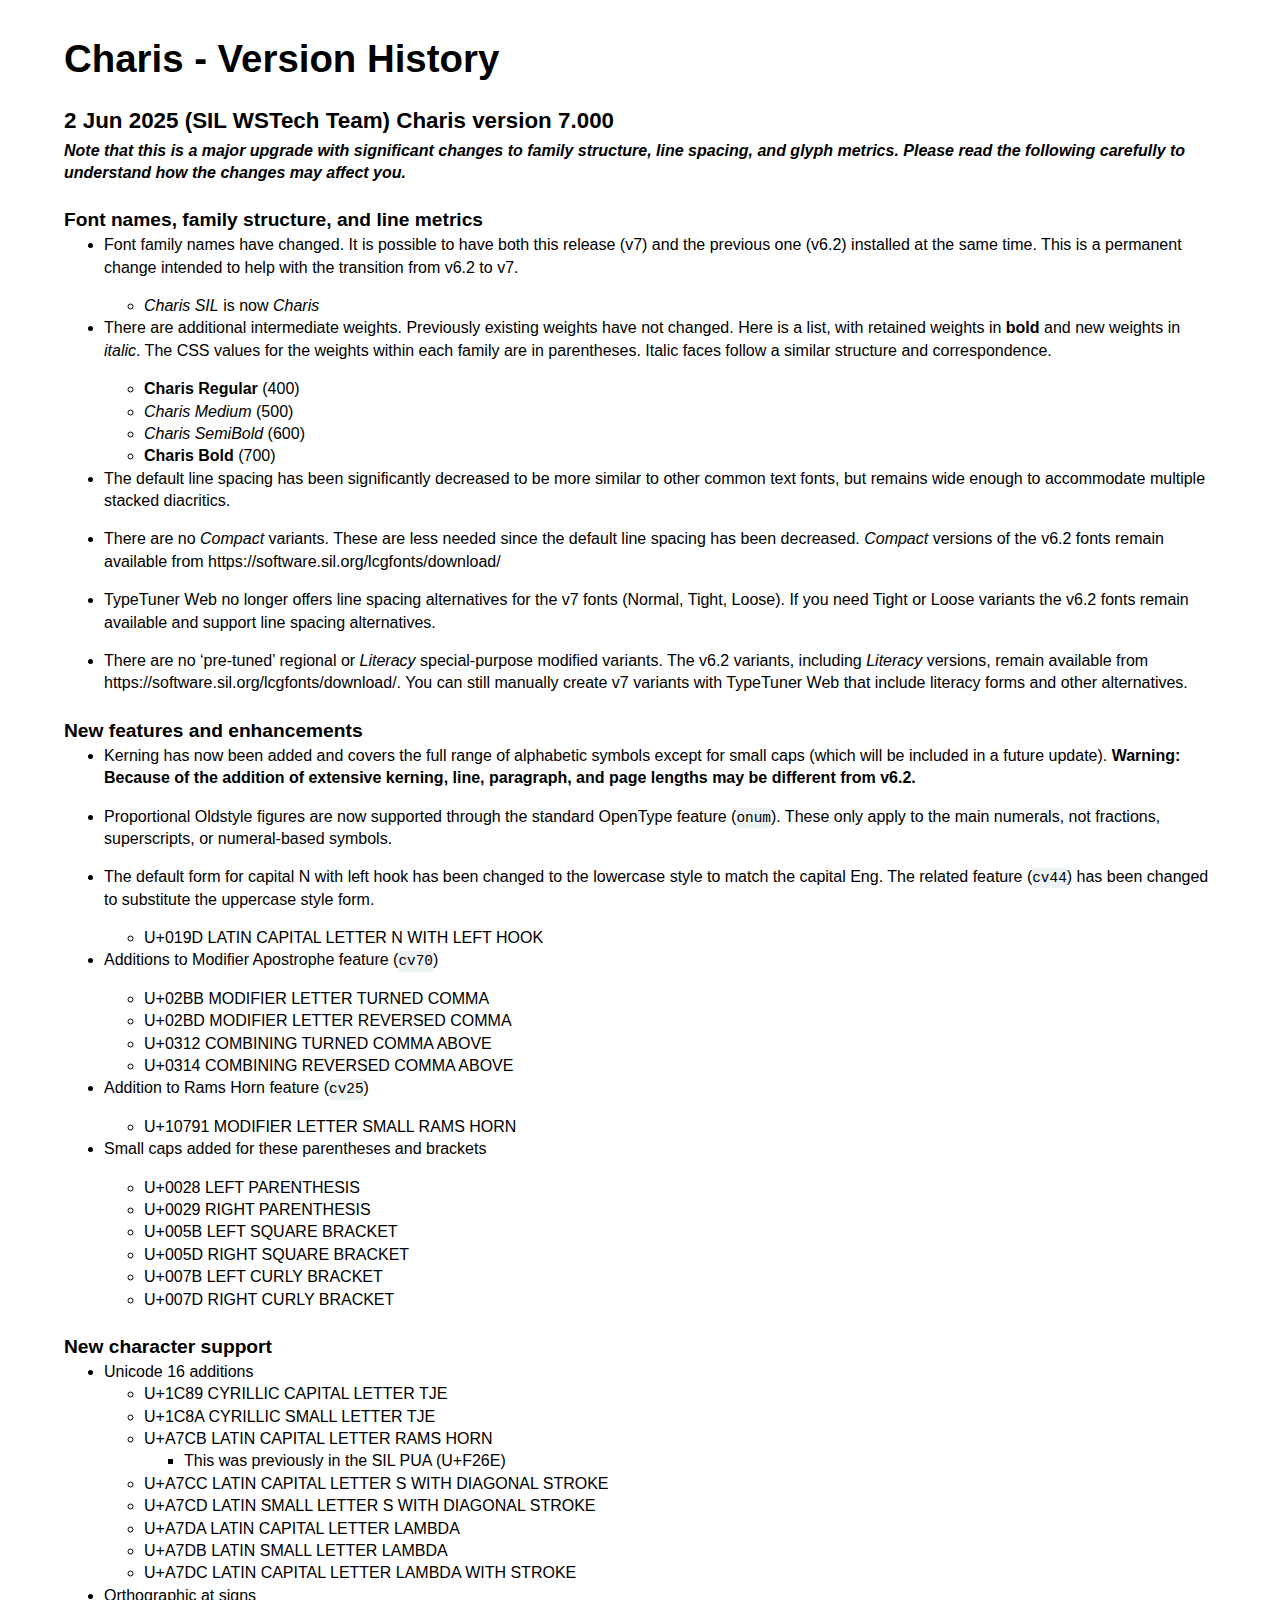
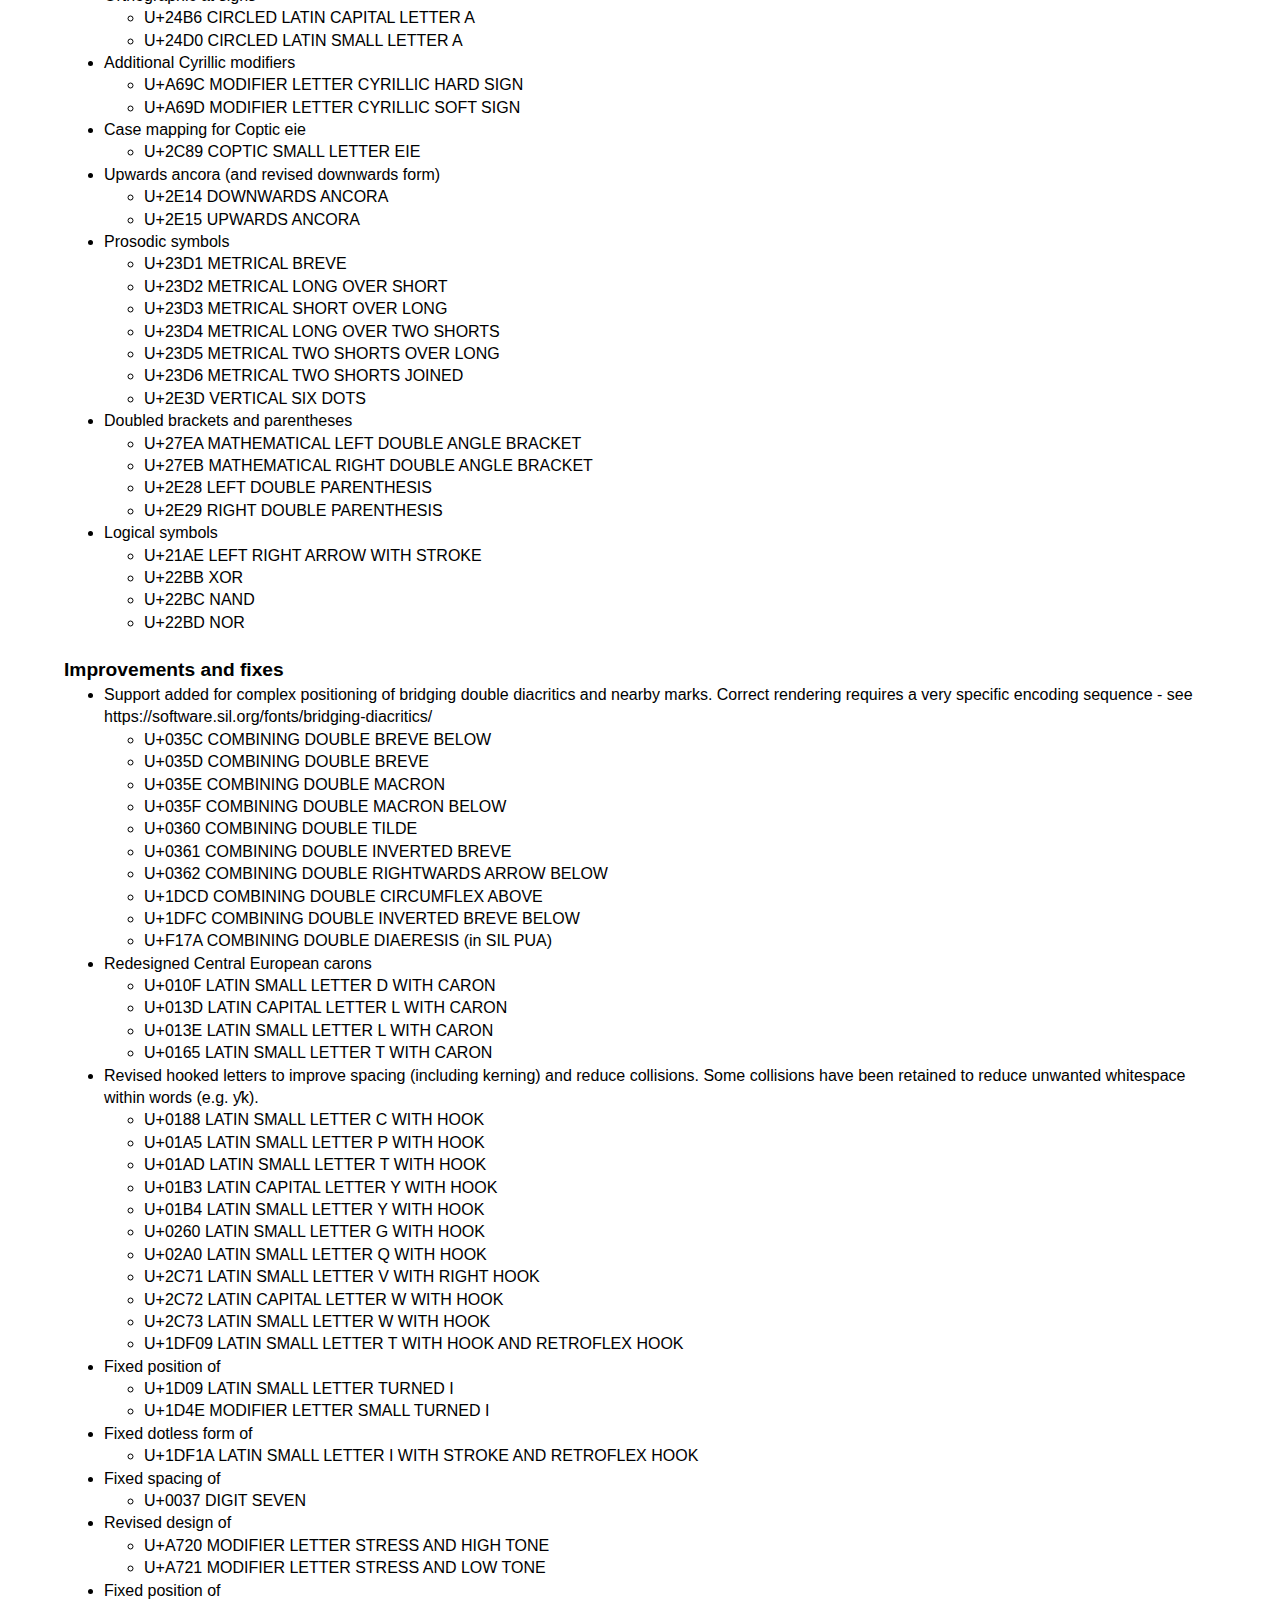
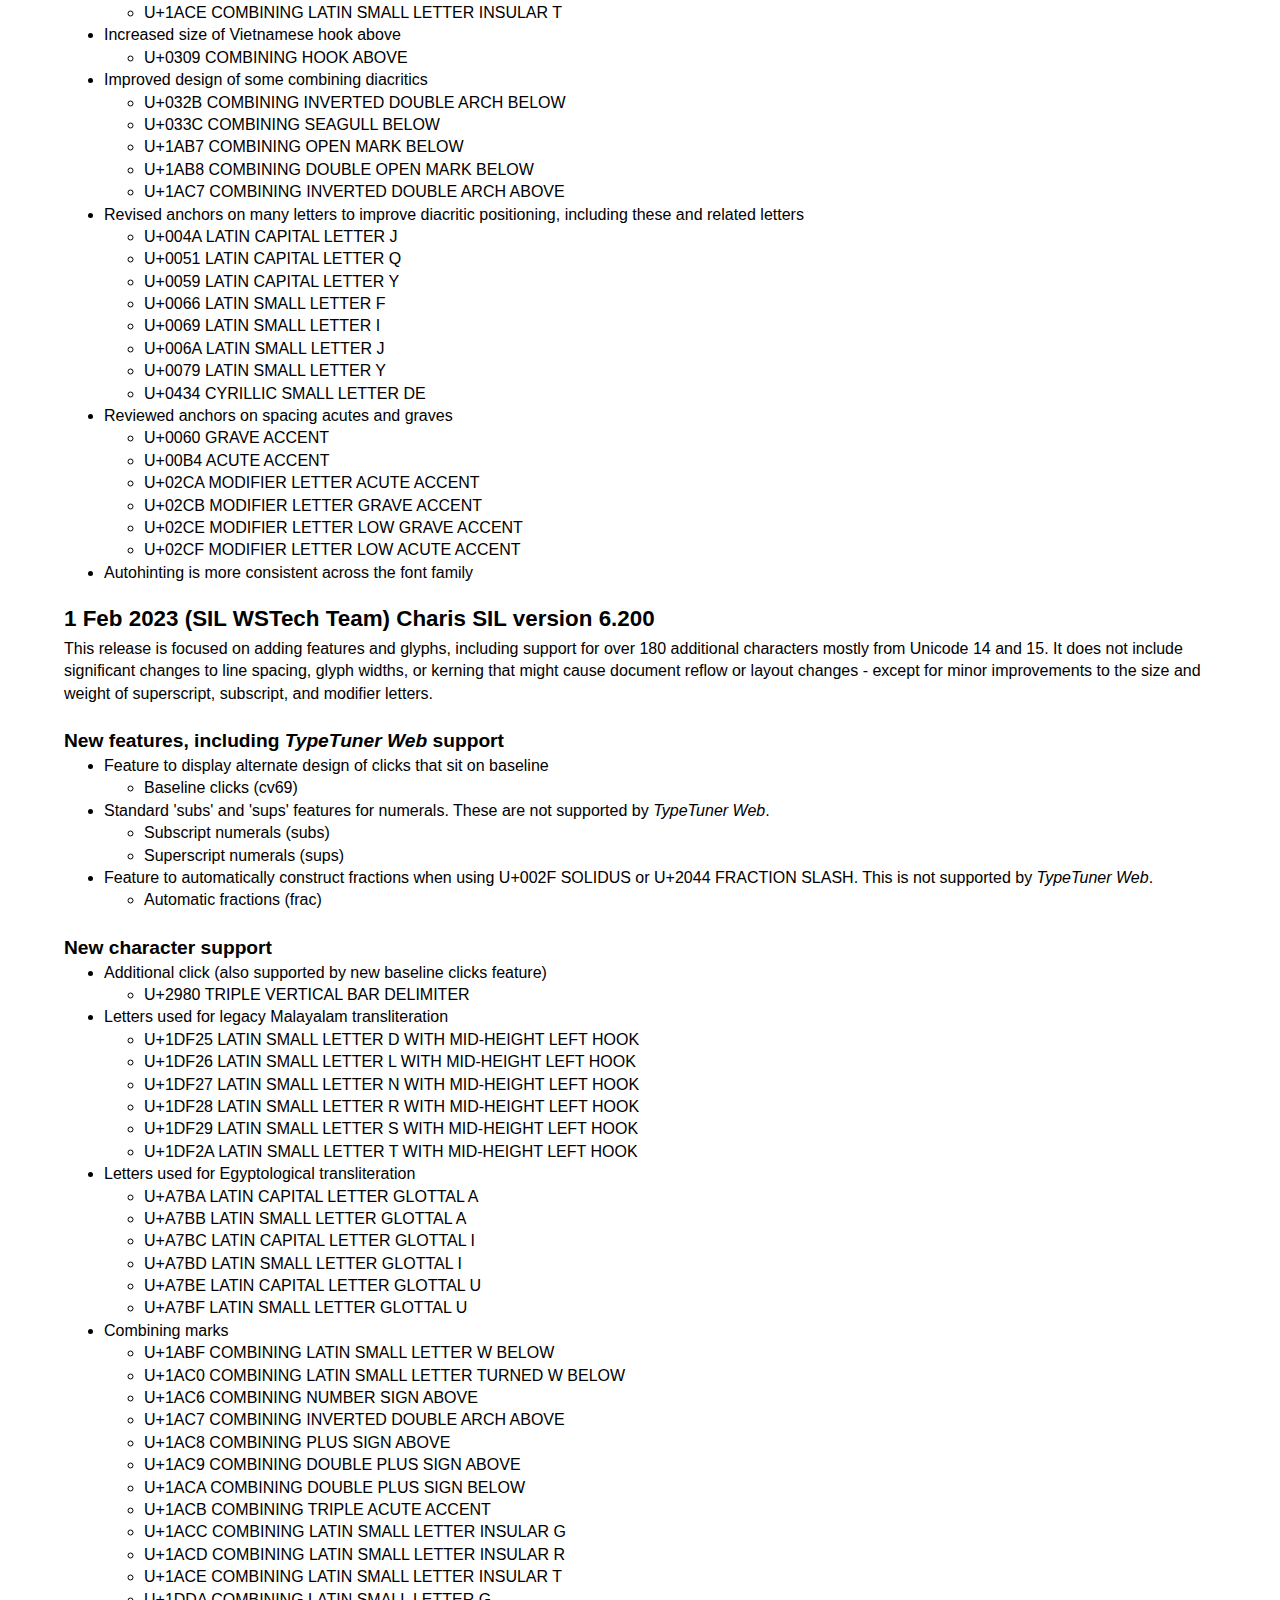
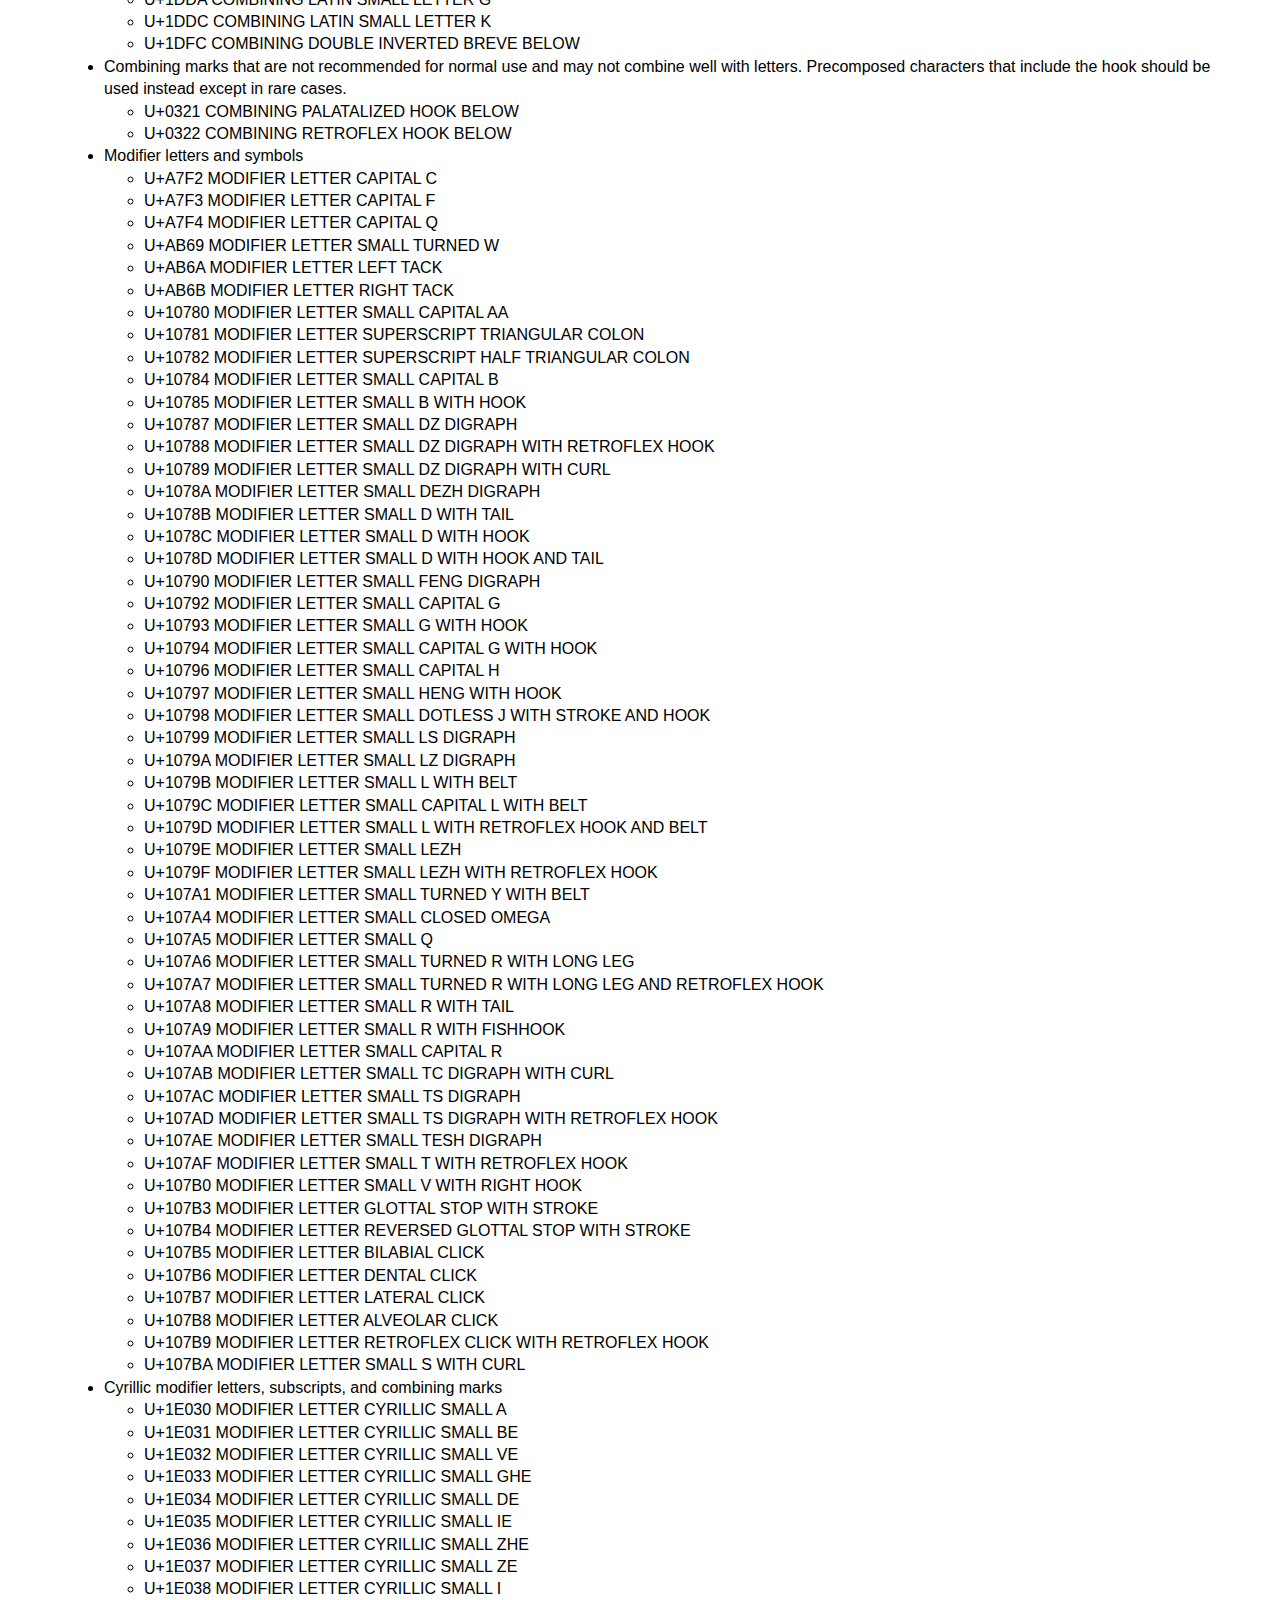
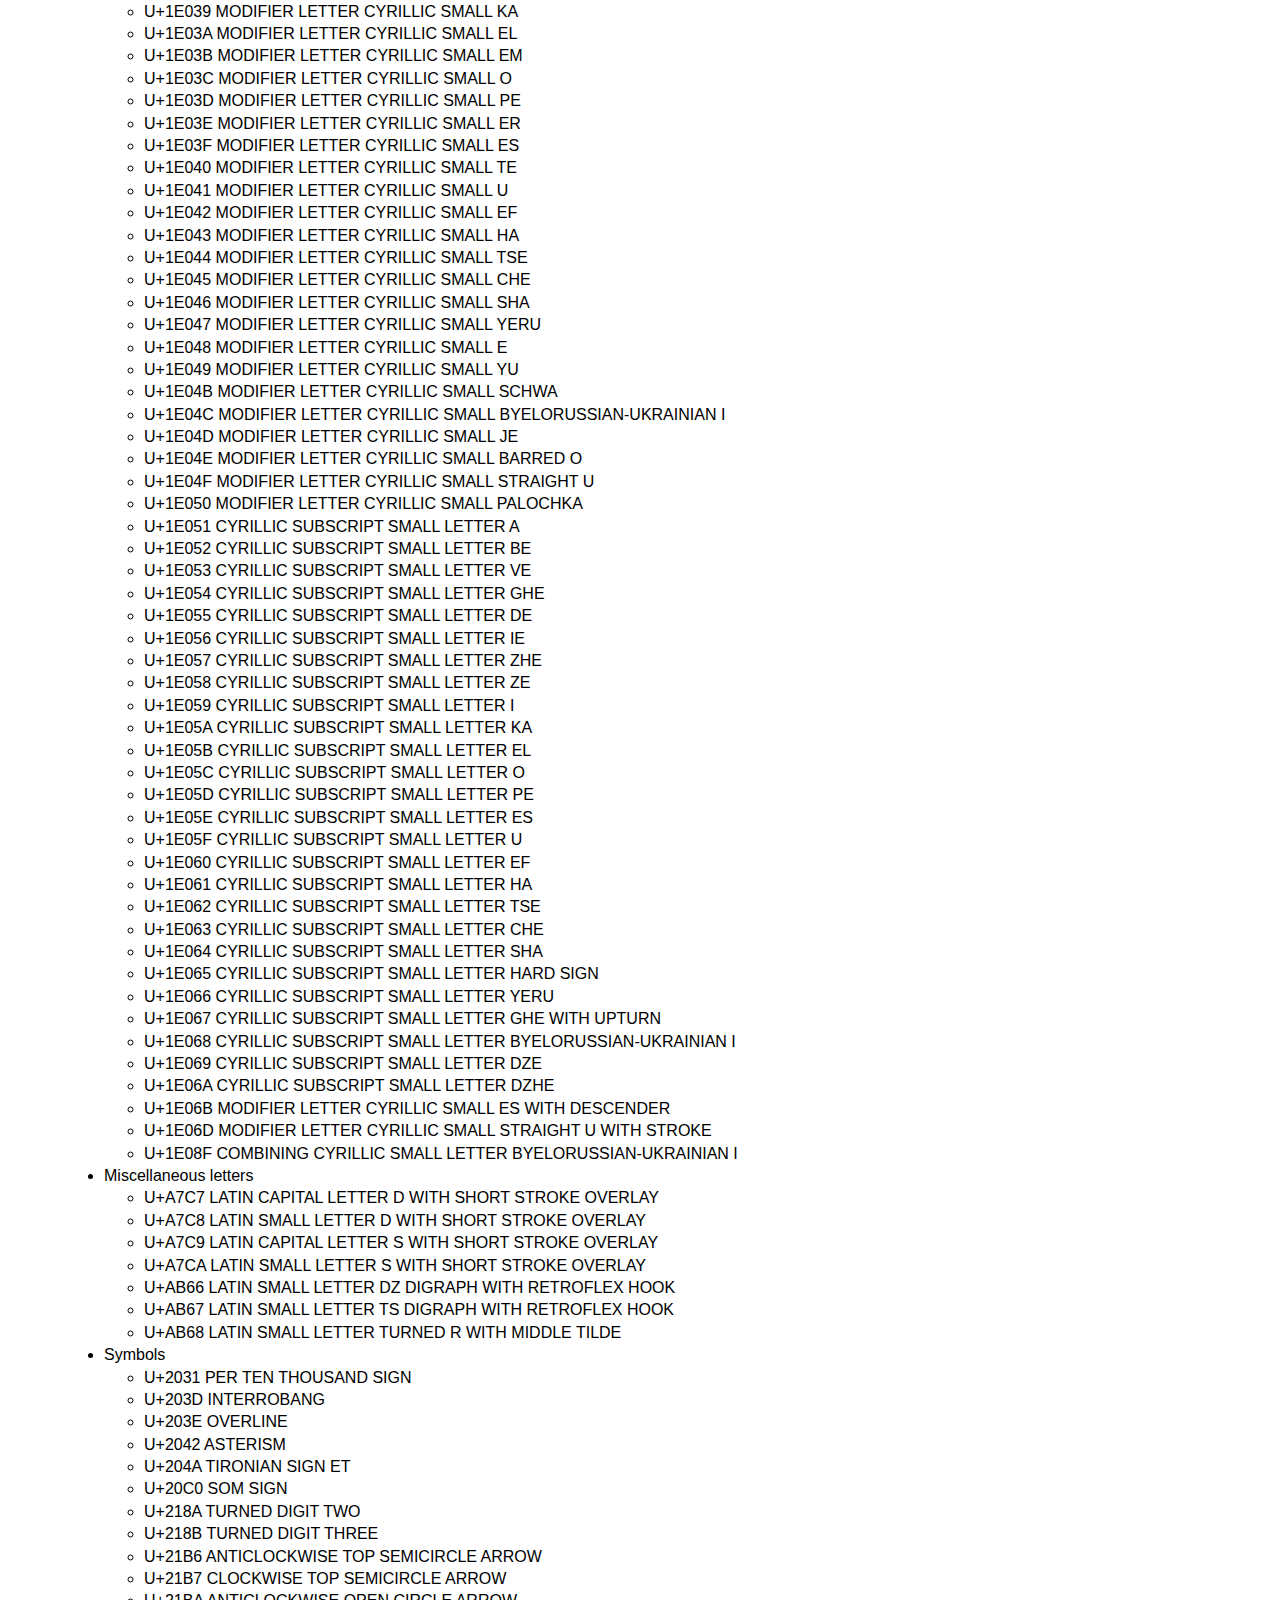
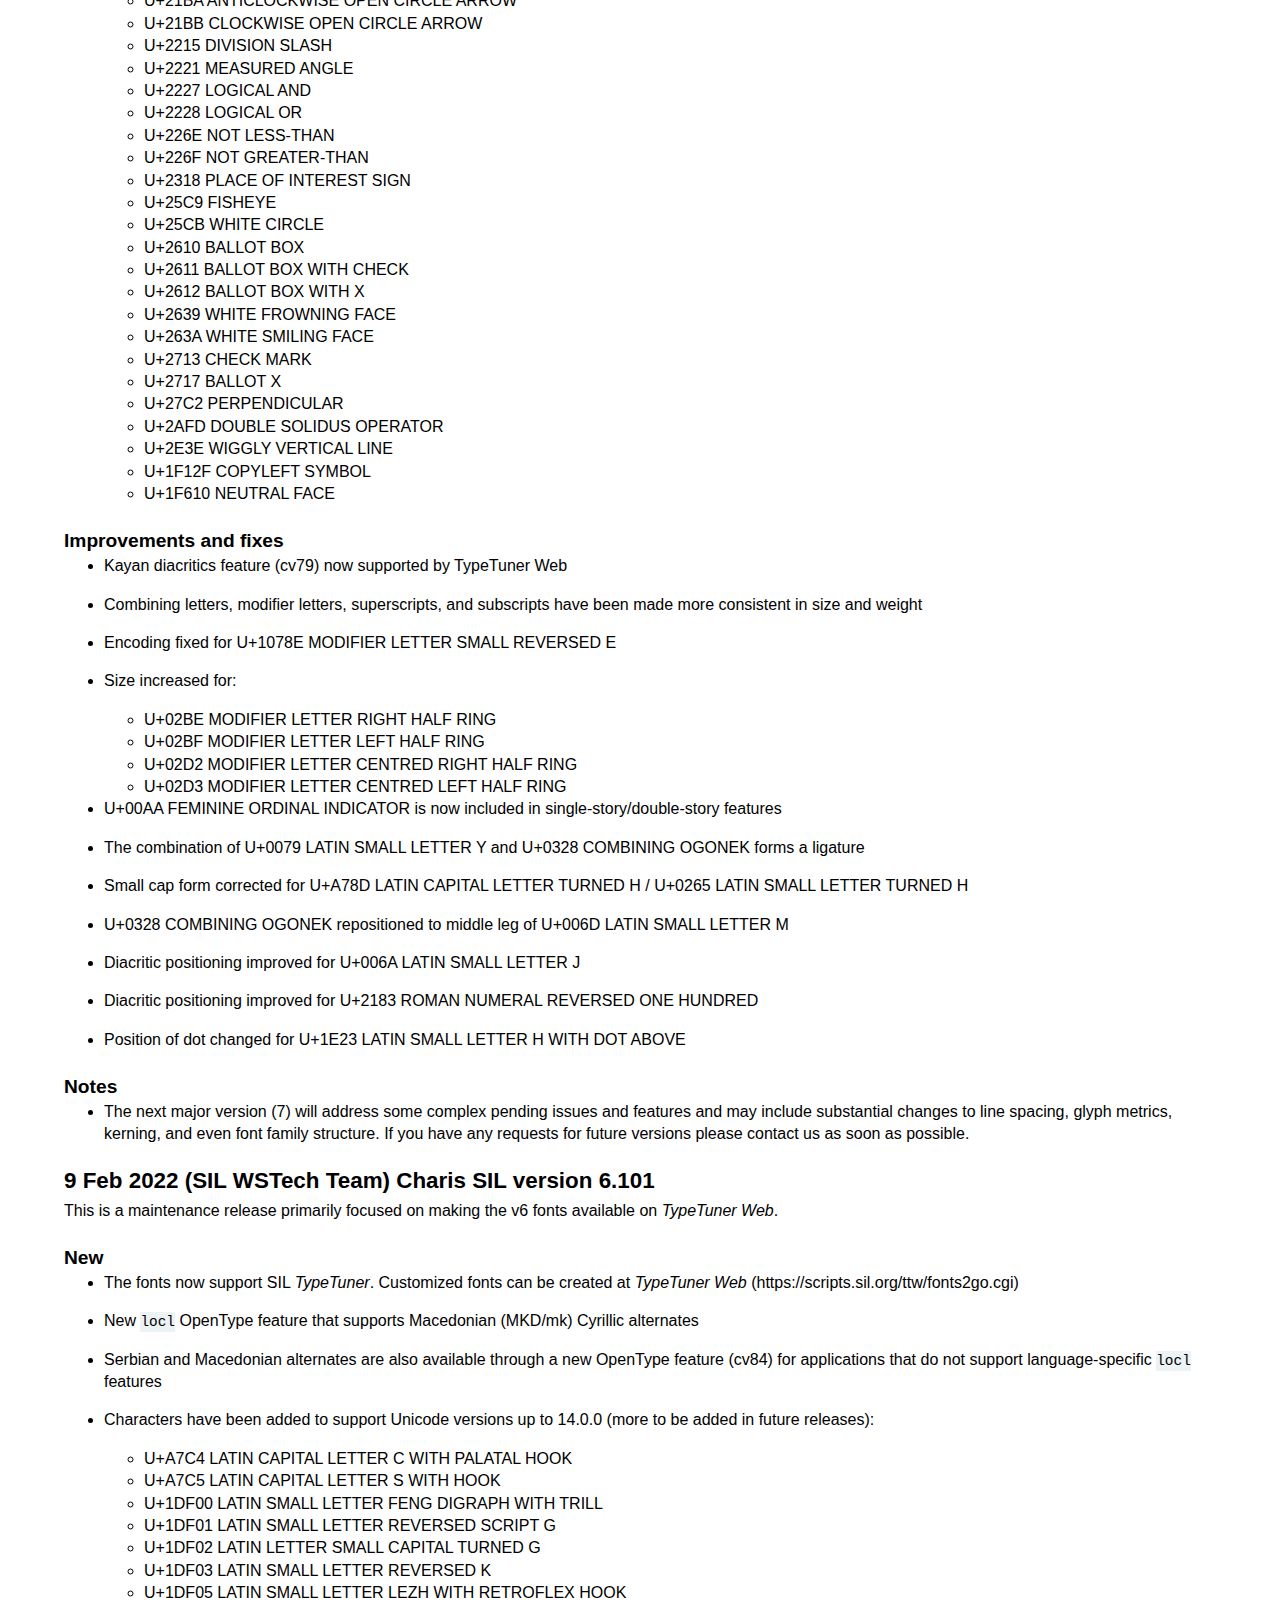
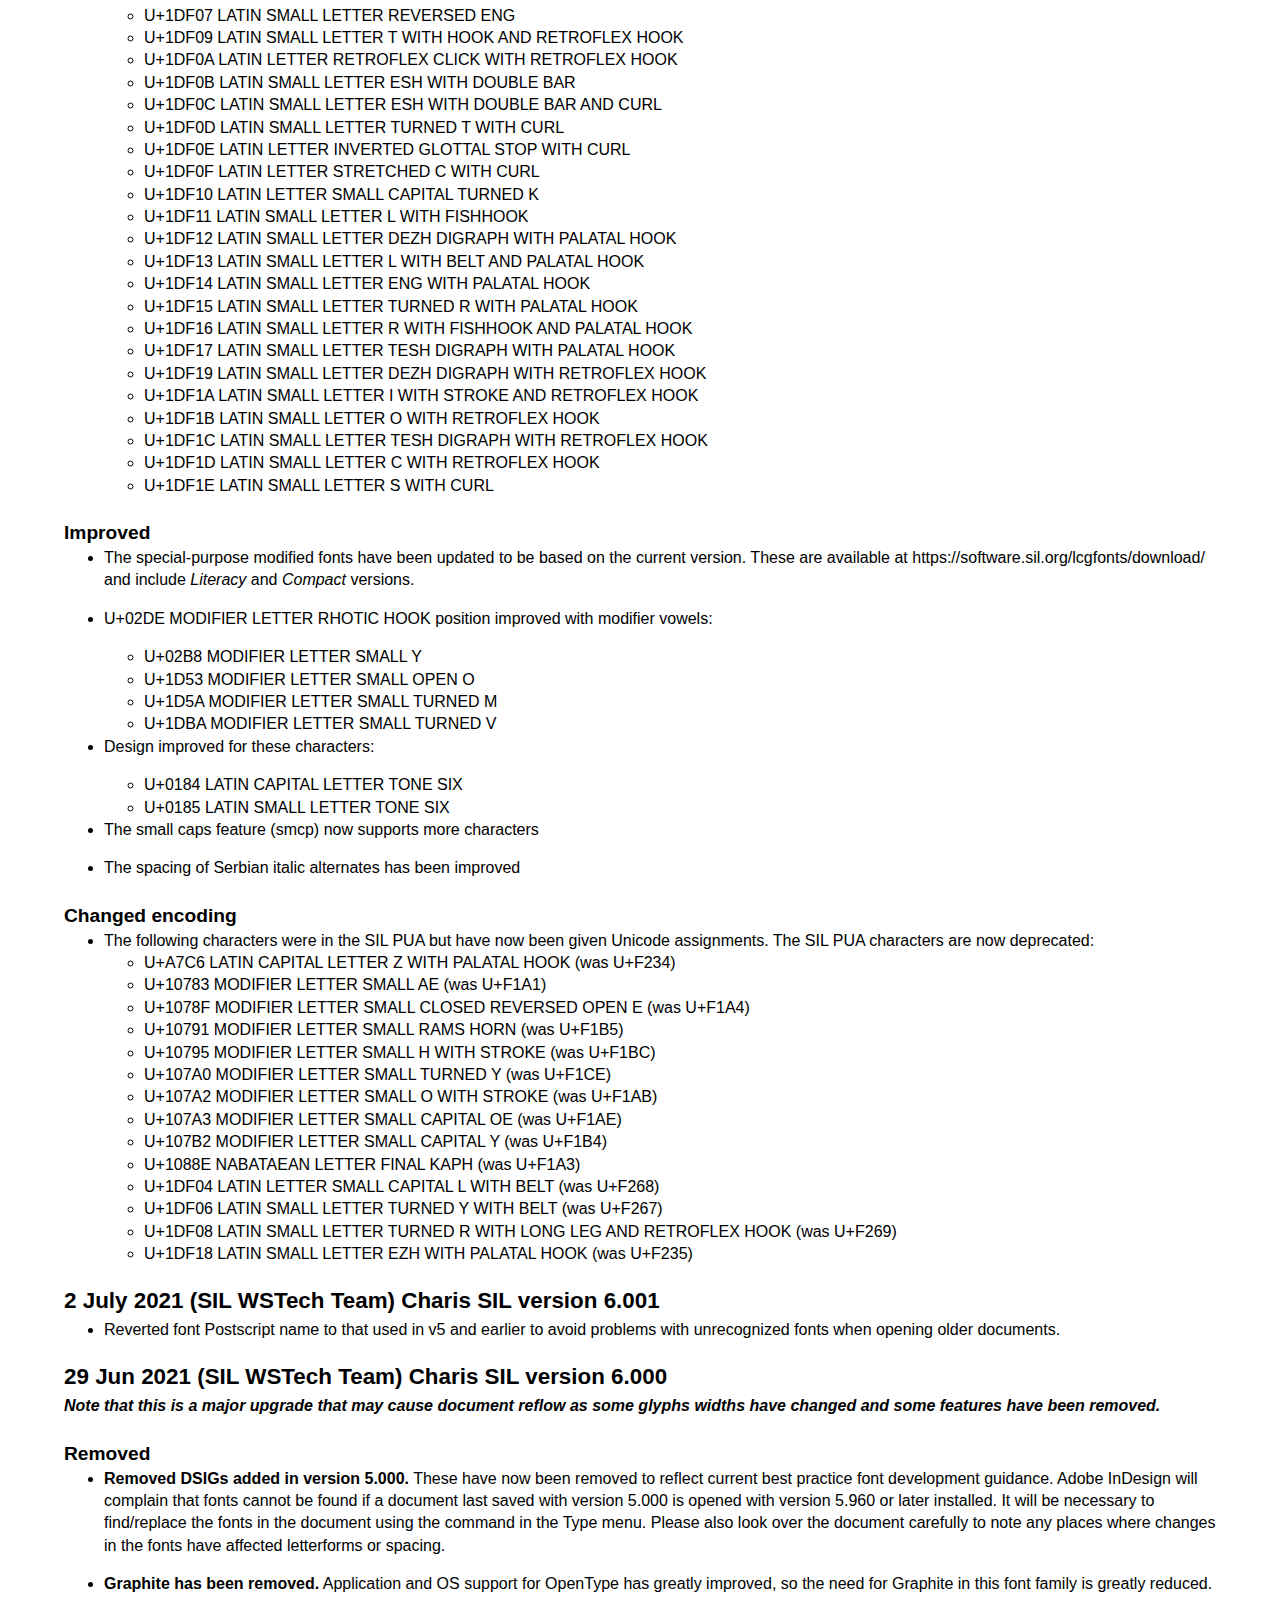
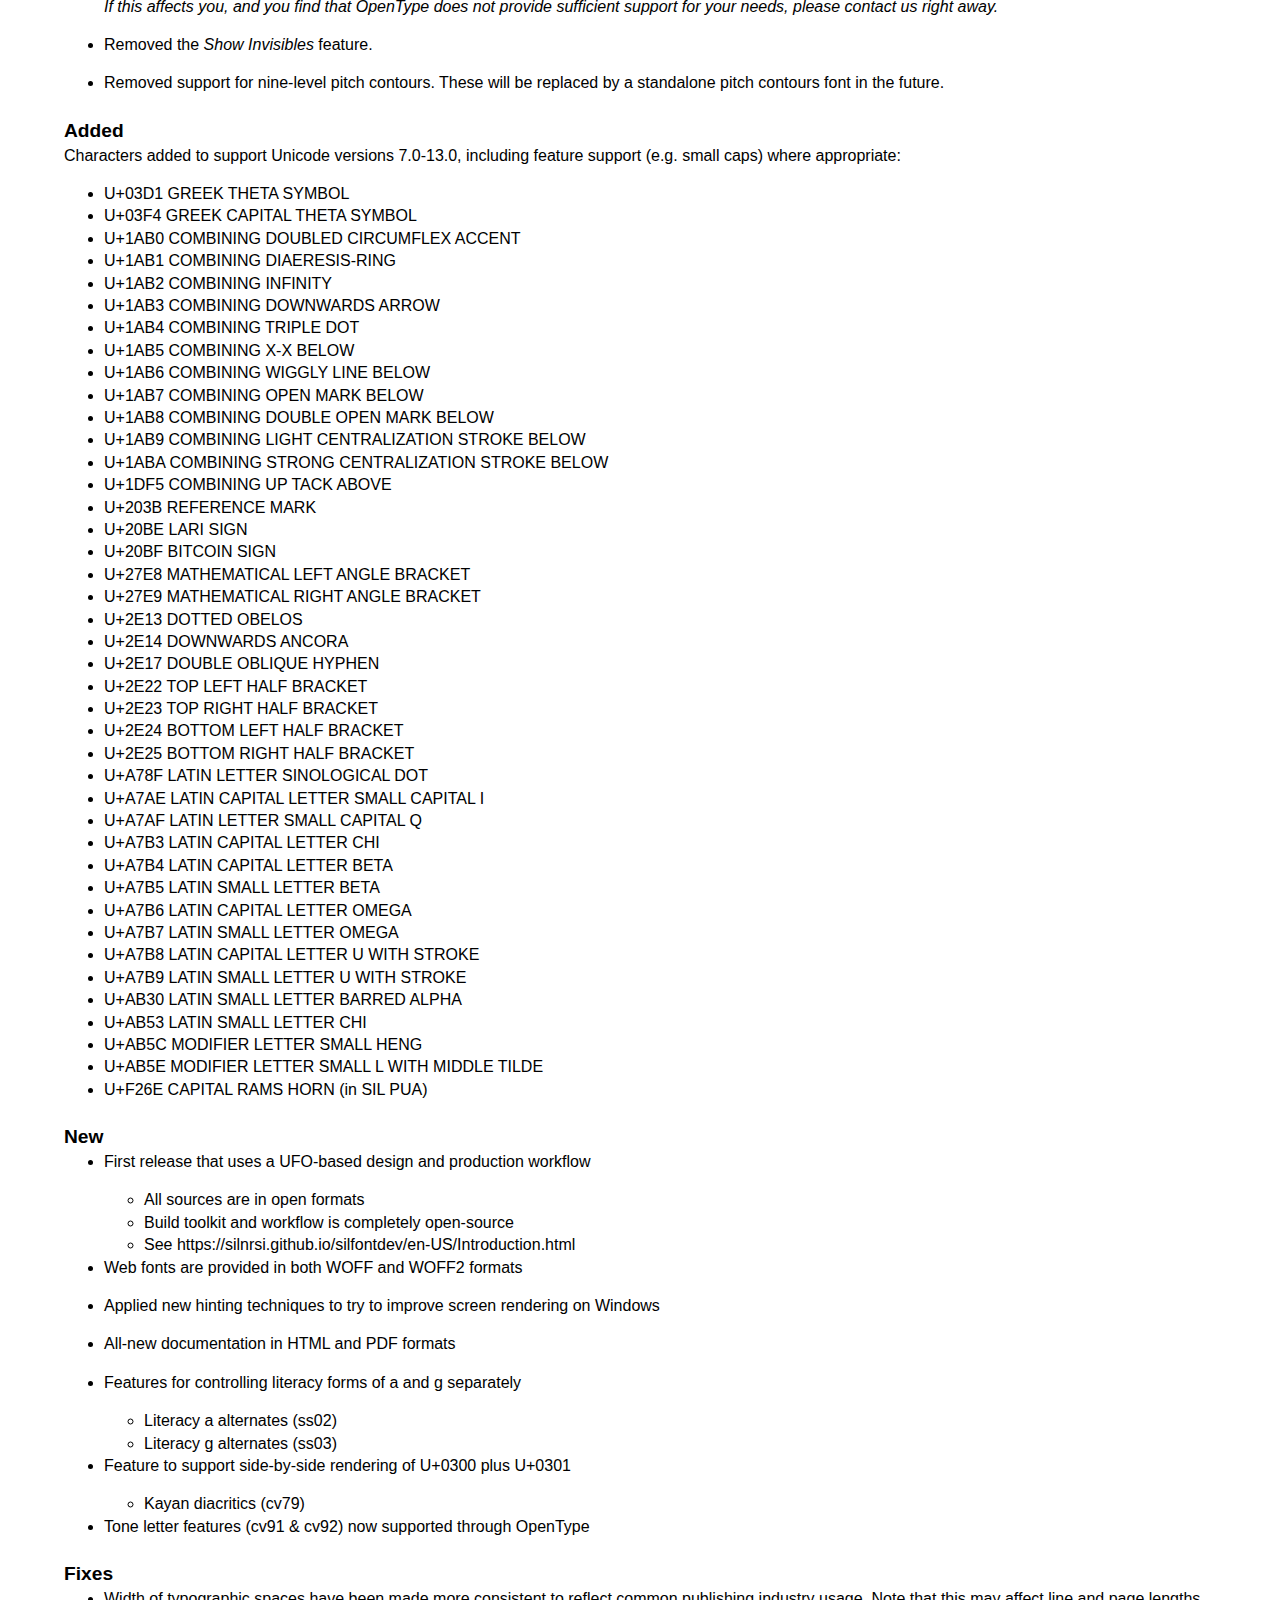
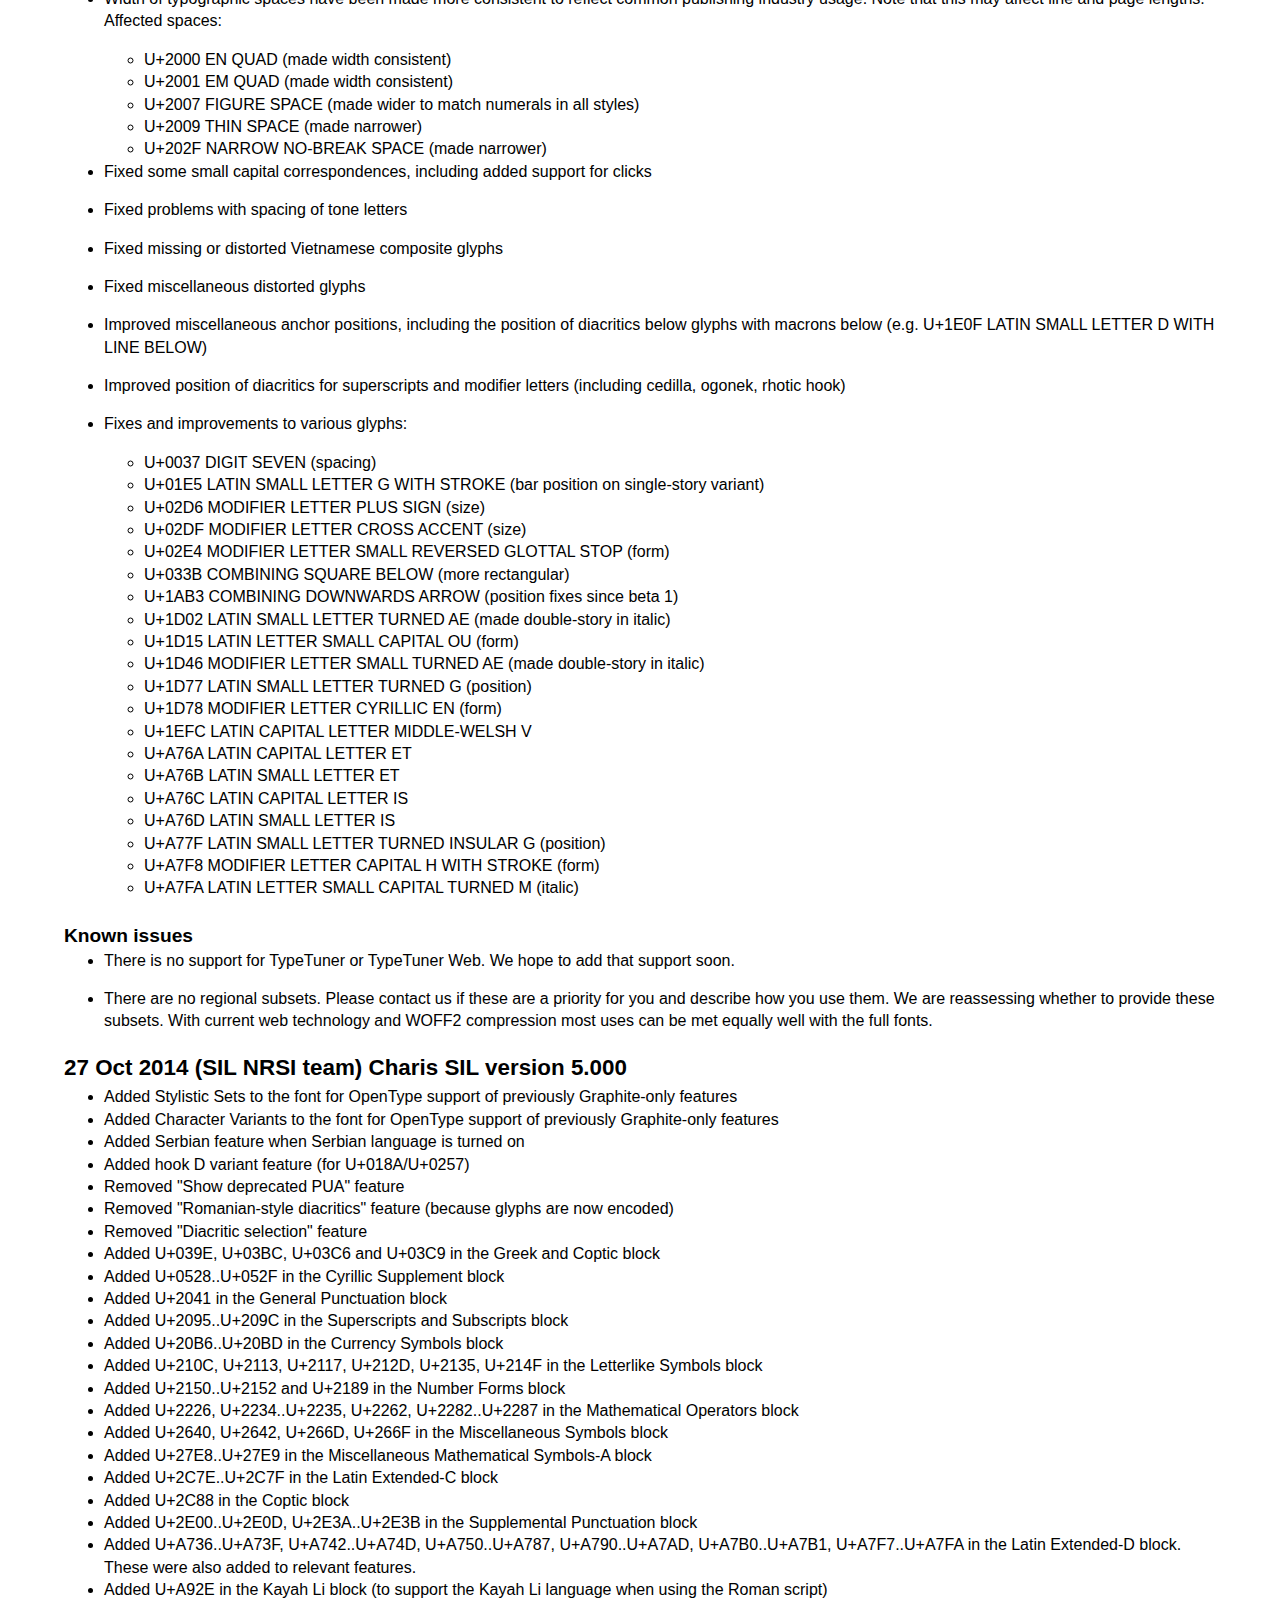
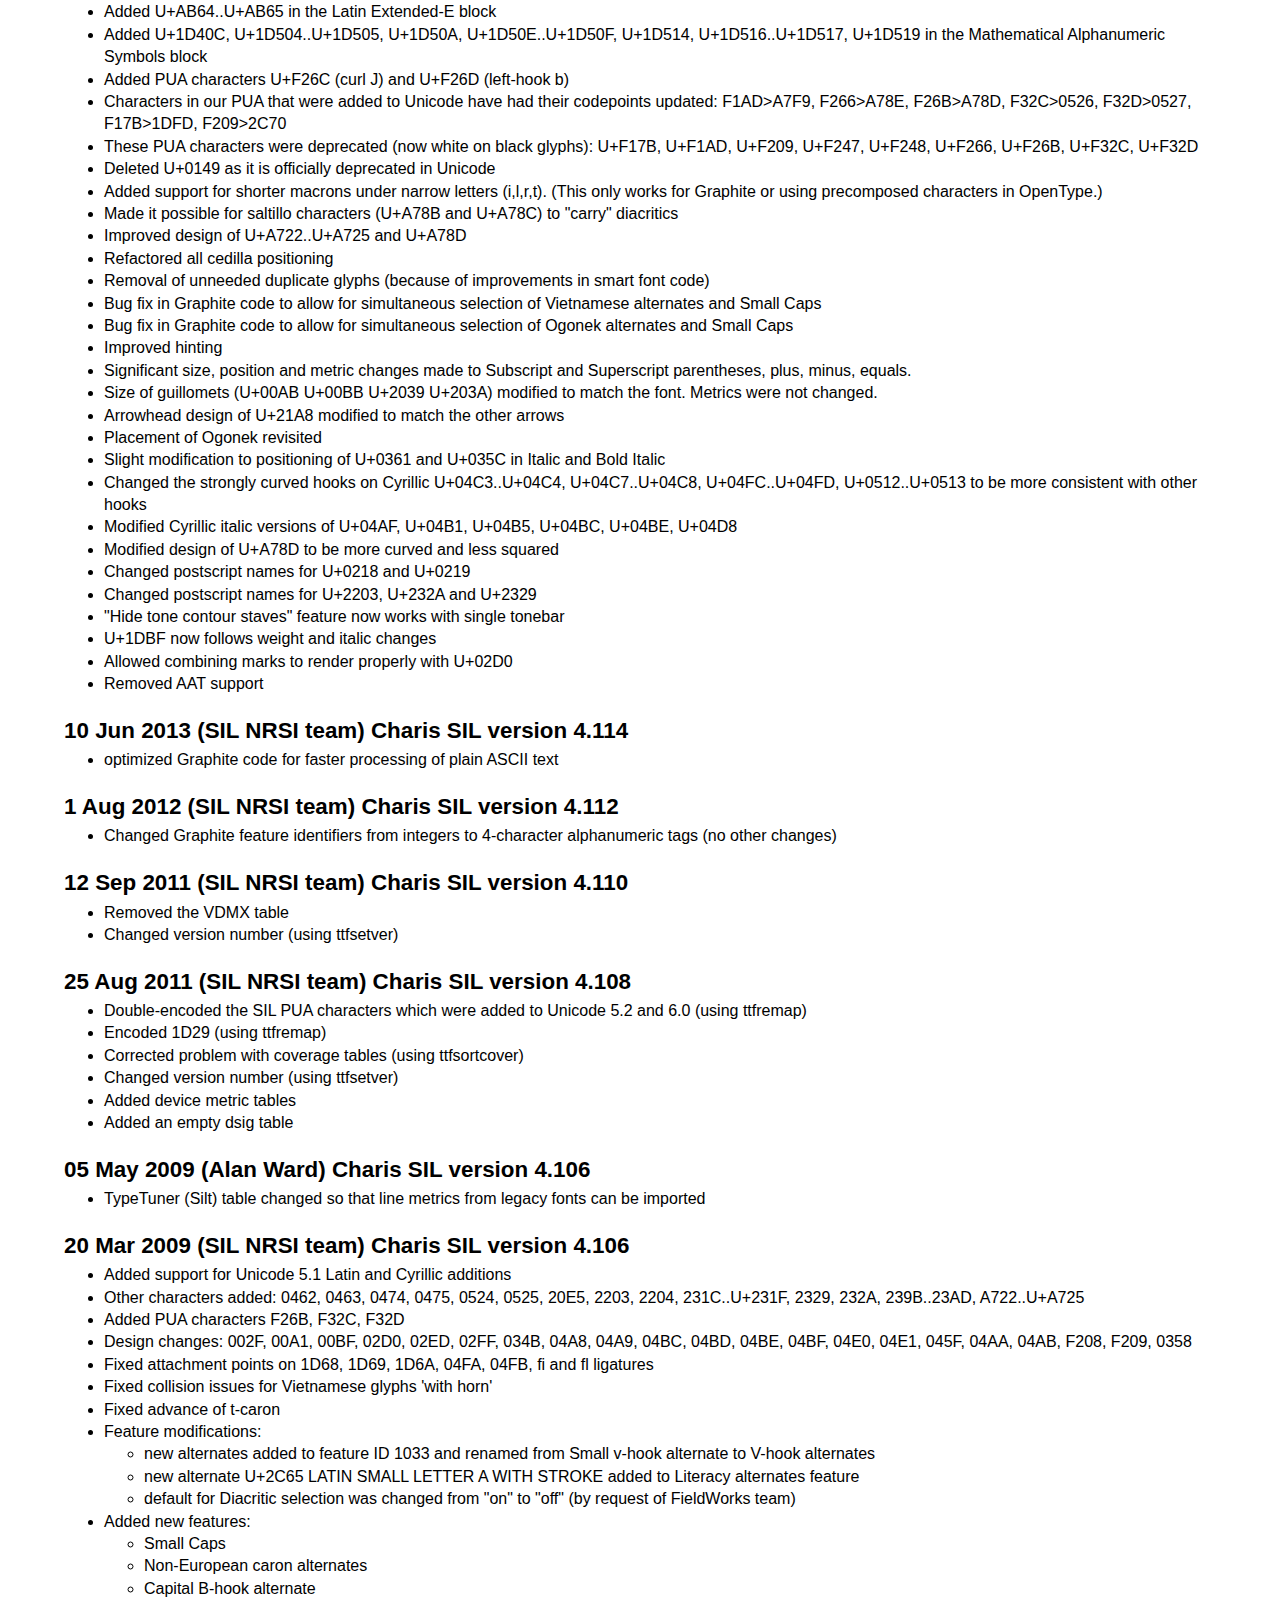
<file: Charis-7.000/documentation/history.html>
<!DOCTYPE html>
<html lang="en-us">
<head>
    <meta charset="utf-8">
    <title>Charis - Version History</title>
    <meta name="author" content="SIL Writing Systems Technology">
    <meta name="viewport" content="width=device-width, initial-scale=1.0, user-scalable=yes">
    <link rel="stylesheet" href="./assets/css/theme.css">
    <link rel="stylesheet" href="./assets/css/webfonts.css">
</head>
<body>
<div class="container">
<article class="article">
    <header>
        <h1 class="title">Charis - Version History</h1>
    </header>
    <h3 id="jun-2025-sil-wstech-team-charis-version-7.000">2 Jun 2025
    (SIL WSTech Team) Charis version 7.000</h3>
    <p><strong><em>Note that this is a major upgrade with significant
    changes to family structure, line spacing, and glyph metrics. Please
    read the following carefully to understand how the changes may
    affect you.</em></strong></p>
    <h4 id="font-names-family-structure-and-line-metrics">Font names,
    family structure, and line metrics</h4>
    <ul>
    <li><p>Font family names have changed. It is possible to have both
    this release (v7) and the previous one (v6.2) installed at the same
    time. This is a permanent change intended to help with the
    transition from v6.2 to v7.</p>
    <ul>
    <li><em>Charis SIL</em> is now <em>Charis</em></li>
    </ul></li>
    <li><p>There are additional intermediate weights. Previously
    existing weights have not changed. Here is a list, with retained
    weights in <strong>bold</strong> and new weights in <em>italic</em>.
    The CSS values for the weights within each family are in
    parentheses. Italic faces follow a similar structure and
    correspondence.</p>
    <ul>
    <li><strong>Charis Regular</strong> (400)</li>
    <li><em>Charis Medium</em> (500)</li>
    <li><em>Charis SemiBold</em> (600)</li>
    <li><strong>Charis Bold</strong> (700)</li>
    </ul></li>
    <li><p>The default line spacing has been significantly decreased to
    be more similar to other common text fonts, but remains wide enough
    to accommodate multiple stacked diacritics.</p></li>
    <li><p>There are no <em>Compact</em> variants. These are less needed
    since the default line spacing has been decreased. <em>Compact</em>
    versions of the v6.2 fonts remain available from
    https://software.sil.org/lcgfonts/download/</p></li>
    <li><p>TypeTuner Web no longer offers line spacing alternatives for
    the v7 fonts (Normal, Tight, Loose). If you need Tight or Loose
    variants the v6.2 fonts remain available and support line spacing
    alternatives.</p></li>
    <li><p>There are no ‘pre-tuned’ regional or <em>Literacy</em>
    special-purpose modified variants. The v6.2 variants, including
    <em>Literacy</em> versions, remain available from
    https://software.sil.org/lcgfonts/download/. You can still manually
    create v7 variants with TypeTuner Web that include literacy forms
    and other alternatives.</p></li>
    </ul>
    <h4 id="new-features-and-enhancements">New features and
    enhancements</h4>
    <ul>
    <li><p>Kerning has now been added and covers the full range of
    alphabetic symbols except for small caps (which will be included in
    a future update). <strong>Warning: Because of the addition of
    extensive kerning, line, paragraph, and page lengths may be
    different from v6.2.</strong></p></li>
    <li><p>Proportional Oldstyle figures are now supported through the
    standard OpenType feature (<code>onum</code>). These only apply to
    the main numerals, not fractions, superscripts, or numeral-based
    symbols.</p></li>
    <li><p>The default form for capital N with left hook has been
    changed to the lowercase style to match the capital Eng. The related
    feature (<code>cv44</code>) has been changed to substitute the
    uppercase style form.</p>
    <ul>
    <li>U+019D LATIN CAPITAL LETTER N WITH LEFT HOOK</li>
    </ul></li>
    <li><p>Additions to Modifier Apostrophe feature
    (<code>cv70</code>)</p>
    <ul>
    <li>U+02BB MODIFIER LETTER TURNED COMMA</li>
    <li>U+02BD MODIFIER LETTER REVERSED COMMA</li>
    <li>U+0312 COMBINING TURNED COMMA ABOVE</li>
    <li>U+0314 COMBINING REVERSED COMMA ABOVE</li>
    </ul></li>
    <li><p>Addition to Rams Horn feature (<code>cv25</code>)</p>
    <ul>
    <li>U+10791 MODIFIER LETTER SMALL RAMS HORN</li>
    </ul></li>
    <li><p>Small caps added for these parentheses and brackets</p>
    <ul>
    <li>U+0028 LEFT PARENTHESIS</li>
    <li>U+0029 RIGHT PARENTHESIS</li>
    <li>U+005B LEFT SQUARE BRACKET</li>
    <li>U+005D RIGHT SQUARE BRACKET</li>
    <li>U+007B LEFT CURLY BRACKET</li>
    <li>U+007D RIGHT CURLY BRACKET</li>
    </ul></li>
    </ul>
    <h4 id="new-character-support">New character support</h4>
    <ul>
    <li>Unicode 16 additions
    <ul>
    <li>U+1C89 CYRILLIC CAPITAL LETTER TJE</li>
    <li>U+1C8A CYRILLIC SMALL LETTER TJE</li>
    <li>U+A7CB LATIN CAPITAL LETTER RAMS HORN
    <ul>
    <li>This was previously in the SIL PUA (U+F26E)</li>
    </ul></li>
    <li>U+A7CC LATIN CAPITAL LETTER S WITH DIAGONAL STROKE</li>
    <li>U+A7CD LATIN SMALL LETTER S WITH DIAGONAL STROKE</li>
    <li>U+A7DA LATIN CAPITAL LETTER LAMBDA</li>
    <li>U+A7DB LATIN SMALL LETTER LAMBDA</li>
    <li>U+A7DC LATIN CAPITAL LETTER LAMBDA WITH STROKE</li>
    </ul></li>
    <li>Orthographic at signs
    <ul>
    <li>U+24B6 CIRCLED LATIN CAPITAL LETTER A</li>
    <li>U+24D0 CIRCLED LATIN SMALL LETTER A</li>
    </ul></li>
    <li>Additional Cyrillic modifiers
    <ul>
    <li>U+A69C MODIFIER LETTER CYRILLIC HARD SIGN</li>
    <li>U+A69D MODIFIER LETTER CYRILLIC SOFT SIGN</li>
    </ul></li>
    <li>Case mapping for Coptic eie
    <ul>
    <li>U+2C89 COPTIC SMALL LETTER EIE</li>
    </ul></li>
    <li>Upwards ancora (and revised downwards form)
    <ul>
    <li>U+2E14 DOWNWARDS ANCORA</li>
    <li>U+2E15 UPWARDS ANCORA</li>
    </ul></li>
    <li>Prosodic symbols
    <ul>
    <li>U+23D1 METRICAL BREVE</li>
    <li>U+23D2 METRICAL LONG OVER SHORT</li>
    <li>U+23D3 METRICAL SHORT OVER LONG</li>
    <li>U+23D4 METRICAL LONG OVER TWO SHORTS</li>
    <li>U+23D5 METRICAL TWO SHORTS OVER LONG</li>
    <li>U+23D6 METRICAL TWO SHORTS JOINED</li>
    <li>U+2E3D VERTICAL SIX DOTS</li>
    </ul></li>
    <li>Doubled brackets and parentheses
    <ul>
    <li>U+27EA MATHEMATICAL LEFT DOUBLE ANGLE BRACKET</li>
    <li>U+27EB MATHEMATICAL RIGHT DOUBLE ANGLE BRACKET</li>
    <li>U+2E28 LEFT DOUBLE PARENTHESIS</li>
    <li>U+2E29 RIGHT DOUBLE PARENTHESIS</li>
    </ul></li>
    <li>Logical symbols
    <ul>
    <li>U+21AE LEFT RIGHT ARROW WITH STROKE</li>
    <li>U+22BB XOR</li>
    <li>U+22BC NAND</li>
    <li>U+22BD NOR</li>
    </ul></li>
    </ul>
    <h4 id="improvements-and-fixes">Improvements and fixes</h4>
    <ul>
    <li>Support added for complex positioning of bridging double
    diacritics and nearby marks. Correct rendering requires a very
    specific encoding sequence - see
    https://software.sil.org/fonts/bridging-diacritics/
    <ul>
    <li>U+035C COMBINING DOUBLE BREVE BELOW</li>
    <li>U+035D COMBINING DOUBLE BREVE</li>
    <li>U+035E COMBINING DOUBLE MACRON</li>
    <li>U+035F COMBINING DOUBLE MACRON BELOW</li>
    <li>U+0360 COMBINING DOUBLE TILDE</li>
    <li>U+0361 COMBINING DOUBLE INVERTED BREVE</li>
    <li>U+0362 COMBINING DOUBLE RIGHTWARDS ARROW BELOW</li>
    <li>U+1DCD COMBINING DOUBLE CIRCUMFLEX ABOVE</li>
    <li>U+1DFC COMBINING DOUBLE INVERTED BREVE BELOW</li>
    <li>U+F17A COMBINING DOUBLE DIAERESIS (in SIL PUA)</li>
    </ul></li>
    <li>Redesigned Central European carons
    <ul>
    <li>U+010F LATIN SMALL LETTER D WITH CARON</li>
    <li>U+013D LATIN CAPITAL LETTER L WITH CARON</li>
    <li>U+013E LATIN SMALL LETTER L WITH CARON</li>
    <li>U+0165 LATIN SMALL LETTER T WITH CARON</li>
    </ul></li>
    <li>Revised hooked letters to improve spacing (including kerning)
    and reduce collisions. Some collisions have been retained to reduce
    unwanted whitespace within words (e.g. ƴk).
    <ul>
    <li>U+0188 LATIN SMALL LETTER C WITH HOOK</li>
    <li>U+01A5 LATIN SMALL LETTER P WITH HOOK</li>
    <li>U+01AD LATIN SMALL LETTER T WITH HOOK</li>
    <li>U+01B3 LATIN CAPITAL LETTER Y WITH HOOK</li>
    <li>U+01B4 LATIN SMALL LETTER Y WITH HOOK</li>
    <li>U+0260 LATIN SMALL LETTER G WITH HOOK</li>
    <li>U+02A0 LATIN SMALL LETTER Q WITH HOOK</li>
    <li>U+2C71 LATIN SMALL LETTER V WITH RIGHT HOOK</li>
    <li>U+2C72 LATIN CAPITAL LETTER W WITH HOOK</li>
    <li>U+2C73 LATIN SMALL LETTER W WITH HOOK</li>
    <li>U+1DF09 LATIN SMALL LETTER T WITH HOOK AND RETROFLEX HOOK</li>
    </ul></li>
    <li>Fixed position of
    <ul>
    <li>U+1D09 LATIN SMALL LETTER TURNED I</li>
    <li>U+1D4E MODIFIER LETTER SMALL TURNED I</li>
    </ul></li>
    <li>Fixed dotless form of
    <ul>
    <li>U+1DF1A LATIN SMALL LETTER I WITH STROKE AND RETROFLEX HOOK</li>
    </ul></li>
    <li>Fixed spacing of
    <ul>
    <li>U+0037 DIGIT SEVEN</li>
    </ul></li>
    <li>Revised design of
    <ul>
    <li>U+A720 MODIFIER LETTER STRESS AND HIGH TONE</li>
    <li>U+A721 MODIFIER LETTER STRESS AND LOW TONE</li>
    </ul></li>
    <li>Fixed position of
    <ul>
    <li>U+1ACE COMBINING LATIN SMALL LETTER INSULAR T</li>
    </ul></li>
    <li>Increased size of Vietnamese hook above
    <ul>
    <li>U+0309 COMBINING HOOK ABOVE</li>
    </ul></li>
    <li>Improved design of some combining diacritics
    <ul>
    <li>U+032B COMBINING INVERTED DOUBLE ARCH BELOW</li>
    <li>U+033C COMBINING SEAGULL BELOW</li>
    <li>U+1AB7 COMBINING OPEN MARK BELOW</li>
    <li>U+1AB8 COMBINING DOUBLE OPEN MARK BELOW</li>
    <li>U+1AC7 COMBINING INVERTED DOUBLE ARCH ABOVE</li>
    </ul></li>
    <li>Revised anchors on many letters to improve diacritic
    positioning, including these and related letters
    <ul>
    <li>U+004A LATIN CAPITAL LETTER J</li>
    <li>U+0051 LATIN CAPITAL LETTER Q</li>
    <li>U+0059 LATIN CAPITAL LETTER Y</li>
    <li>U+0066 LATIN SMALL LETTER F</li>
    <li>U+0069 LATIN SMALL LETTER I</li>
    <li>U+006A LATIN SMALL LETTER J</li>
    <li>U+0079 LATIN SMALL LETTER Y</li>
    <li>U+0434 CYRILLIC SMALL LETTER DE</li>
    </ul></li>
    <li>Reviewed anchors on spacing acutes and graves
    <ul>
    <li>U+0060 GRAVE ACCENT</li>
    <li>U+00B4 ACUTE ACCENT</li>
    <li>U+02CA MODIFIER LETTER ACUTE ACCENT</li>
    <li>U+02CB MODIFIER LETTER GRAVE ACCENT</li>
    <li>U+02CE MODIFIER LETTER LOW GRAVE ACCENT</li>
    <li>U+02CF MODIFIER LETTER LOW ACUTE ACCENT</li>
    </ul></li>
    <li>Autohinting is more consistent across the font family</li>
    </ul>
    <h3 id="feb-2023-sil-wstech-team-charis-sil-version-6.200">1 Feb
    2023 (SIL WSTech Team) Charis SIL version 6.200</h3>
    <p>This release is focused on adding features and glyphs, including
    support for over 180 additional characters mostly from Unicode 14
    and 15. It does not include significant changes to line spacing,
    glyph widths, or kerning that might cause document reflow or layout
    changes - except for minor improvements to the size and weight of
    superscript, subscript, and modifier letters.</p>
    <h4 id="new-features-including-typetuner-web-support">New features,
    including <em>TypeTuner Web</em> support</h4>
    <ul>
    <li>Feature to display alternate design of clicks that sit on
    baseline
    <ul>
    <li>Baseline clicks (cv69)</li>
    </ul></li>
    <li>Standard 'subs' and 'sups' features for numerals. These are not
    supported by <em>TypeTuner Web</em>.
    <ul>
    <li>Subscript numerals (subs)</li>
    <li>Superscript numerals (sups)</li>
    </ul></li>
    <li>Feature to automatically construct fractions when using U+002F
    SOLIDUS or U+2044 FRACTION SLASH. This is not supported by
    <em>TypeTuner Web</em>.
    <ul>
    <li>Automatic fractions (frac)</li>
    </ul></li>
    </ul>
    <h4 id="new-character-support-1">New character support</h4>
    <ul>
    <li>Additional click (also supported by new baseline clicks feature)
    <ul>
    <li>U+2980 TRIPLE VERTICAL BAR DELIMITER</li>
    </ul></li>
    <li>Letters used for legacy Malayalam transliteration
    <ul>
    <li>U+1DF25 LATIN SMALL LETTER D WITH MID-HEIGHT LEFT HOOK</li>
    <li>U+1DF26 LATIN SMALL LETTER L WITH MID-HEIGHT LEFT HOOK</li>
    <li>U+1DF27 LATIN SMALL LETTER N WITH MID-HEIGHT LEFT HOOK</li>
    <li>U+1DF28 LATIN SMALL LETTER R WITH MID-HEIGHT LEFT HOOK</li>
    <li>U+1DF29 LATIN SMALL LETTER S WITH MID-HEIGHT LEFT HOOK</li>
    <li>U+1DF2A LATIN SMALL LETTER T WITH MID-HEIGHT LEFT HOOK</li>
    </ul></li>
    <li>Letters used for Egyptological transliteration
    <ul>
    <li>U+A7BA LATIN CAPITAL LETTER GLOTTAL A</li>
    <li>U+A7BB LATIN SMALL LETTER GLOTTAL A</li>
    <li>U+A7BC LATIN CAPITAL LETTER GLOTTAL I</li>
    <li>U+A7BD LATIN SMALL LETTER GLOTTAL I</li>
    <li>U+A7BE LATIN CAPITAL LETTER GLOTTAL U</li>
    <li>U+A7BF LATIN SMALL LETTER GLOTTAL U</li>
    </ul></li>
    <li>Combining marks
    <ul>
    <li>U+1ABF COMBINING LATIN SMALL LETTER W BELOW</li>
    <li>U+1AC0 COMBINING LATIN SMALL LETTER TURNED W BELOW</li>
    <li>U+1AC6 COMBINING NUMBER SIGN ABOVE</li>
    <li>U+1AC7 COMBINING INVERTED DOUBLE ARCH ABOVE</li>
    <li>U+1AC8 COMBINING PLUS SIGN ABOVE</li>
    <li>U+1AC9 COMBINING DOUBLE PLUS SIGN ABOVE</li>
    <li>U+1ACA COMBINING DOUBLE PLUS SIGN BELOW</li>
    <li>U+1ACB COMBINING TRIPLE ACUTE ACCENT</li>
    <li>U+1ACC COMBINING LATIN SMALL LETTER INSULAR G</li>
    <li>U+1ACD COMBINING LATIN SMALL LETTER INSULAR R</li>
    <li>U+1ACE COMBINING LATIN SMALL LETTER INSULAR T</li>
    <li>U+1DDA COMBINING LATIN SMALL LETTER G</li>
    <li>U+1DDC COMBINING LATIN SMALL LETTER K</li>
    <li>U+1DFC COMBINING DOUBLE INVERTED BREVE BELOW</li>
    </ul></li>
    <li>Combining marks that are not recommended for normal use and may
    not combine well with letters. Precomposed characters that include
    the hook should be used instead except in rare cases.
    <ul>
    <li>U+0321 COMBINING PALATALIZED HOOK BELOW</li>
    <li>U+0322 COMBINING RETROFLEX HOOK BELOW</li>
    </ul></li>
    <li>Modifier letters and symbols
    <ul>
    <li>U+A7F2 MODIFIER LETTER CAPITAL C</li>
    <li>U+A7F3 MODIFIER LETTER CAPITAL F</li>
    <li>U+A7F4 MODIFIER LETTER CAPITAL Q</li>
    <li>U+AB69 MODIFIER LETTER SMALL TURNED W</li>
    <li>U+AB6A MODIFIER LETTER LEFT TACK</li>
    <li>U+AB6B MODIFIER LETTER RIGHT TACK</li>
    <li>U+10780 MODIFIER LETTER SMALL CAPITAL AA</li>
    <li>U+10781 MODIFIER LETTER SUPERSCRIPT TRIANGULAR COLON</li>
    <li>U+10782 MODIFIER LETTER SUPERSCRIPT HALF TRIANGULAR COLON</li>
    <li>U+10784 MODIFIER LETTER SMALL CAPITAL B</li>
    <li>U+10785 MODIFIER LETTER SMALL B WITH HOOK</li>
    <li>U+10787 MODIFIER LETTER SMALL DZ DIGRAPH</li>
    <li>U+10788 MODIFIER LETTER SMALL DZ DIGRAPH WITH RETROFLEX
    HOOK</li>
    <li>U+10789 MODIFIER LETTER SMALL DZ DIGRAPH WITH CURL</li>
    <li>U+1078A MODIFIER LETTER SMALL DEZH DIGRAPH</li>
    <li>U+1078B MODIFIER LETTER SMALL D WITH TAIL</li>
    <li>U+1078C MODIFIER LETTER SMALL D WITH HOOK</li>
    <li>U+1078D MODIFIER LETTER SMALL D WITH HOOK AND TAIL</li>
    <li>U+10790 MODIFIER LETTER SMALL FENG DIGRAPH</li>
    <li>U+10792 MODIFIER LETTER SMALL CAPITAL G</li>
    <li>U+10793 MODIFIER LETTER SMALL G WITH HOOK</li>
    <li>U+10794 MODIFIER LETTER SMALL CAPITAL G WITH HOOK</li>
    <li>U+10796 MODIFIER LETTER SMALL CAPITAL H</li>
    <li>U+10797 MODIFIER LETTER SMALL HENG WITH HOOK</li>
    <li>U+10798 MODIFIER LETTER SMALL DOTLESS J WITH STROKE AND
    HOOK</li>
    <li>U+10799 MODIFIER LETTER SMALL LS DIGRAPH</li>
    <li>U+1079A MODIFIER LETTER SMALL LZ DIGRAPH</li>
    <li>U+1079B MODIFIER LETTER SMALL L WITH BELT</li>
    <li>U+1079C MODIFIER LETTER SMALL CAPITAL L WITH BELT</li>
    <li>U+1079D MODIFIER LETTER SMALL L WITH RETROFLEX HOOK AND
    BELT</li>
    <li>U+1079E MODIFIER LETTER SMALL LEZH</li>
    <li>U+1079F MODIFIER LETTER SMALL LEZH WITH RETROFLEX HOOK</li>
    <li>U+107A1 MODIFIER LETTER SMALL TURNED Y WITH BELT</li>
    <li>U+107A4 MODIFIER LETTER SMALL CLOSED OMEGA</li>
    <li>U+107A5 MODIFIER LETTER SMALL Q</li>
    <li>U+107A6 MODIFIER LETTER SMALL TURNED R WITH LONG LEG</li>
    <li>U+107A7 MODIFIER LETTER SMALL TURNED R WITH LONG LEG AND
    RETROFLEX HOOK</li>
    <li>U+107A8 MODIFIER LETTER SMALL R WITH TAIL</li>
    <li>U+107A9 MODIFIER LETTER SMALL R WITH FISHHOOK</li>
    <li>U+107AA MODIFIER LETTER SMALL CAPITAL R</li>
    <li>U+107AB MODIFIER LETTER SMALL TC DIGRAPH WITH CURL</li>
    <li>U+107AC MODIFIER LETTER SMALL TS DIGRAPH</li>
    <li>U+107AD MODIFIER LETTER SMALL TS DIGRAPH WITH RETROFLEX
    HOOK</li>
    <li>U+107AE MODIFIER LETTER SMALL TESH DIGRAPH</li>
    <li>U+107AF MODIFIER LETTER SMALL T WITH RETROFLEX HOOK</li>
    <li>U+107B0 MODIFIER LETTER SMALL V WITH RIGHT HOOK</li>
    <li>U+107B3 MODIFIER LETTER GLOTTAL STOP WITH STROKE</li>
    <li>U+107B4 MODIFIER LETTER REVERSED GLOTTAL STOP WITH STROKE</li>
    <li>U+107B5 MODIFIER LETTER BILABIAL CLICK</li>
    <li>U+107B6 MODIFIER LETTER DENTAL CLICK</li>
    <li>U+107B7 MODIFIER LETTER LATERAL CLICK</li>
    <li>U+107B8 MODIFIER LETTER ALVEOLAR CLICK</li>
    <li>U+107B9 MODIFIER LETTER RETROFLEX CLICK WITH RETROFLEX HOOK</li>
    <li>U+107BA MODIFIER LETTER SMALL S WITH CURL</li>
    </ul></li>
    <li>Cyrillic modifier letters, subscripts, and combining marks
    <ul>
    <li>U+1E030 MODIFIER LETTER CYRILLIC SMALL A</li>
    <li>U+1E031 MODIFIER LETTER CYRILLIC SMALL BE</li>
    <li>U+1E032 MODIFIER LETTER CYRILLIC SMALL VE</li>
    <li>U+1E033 MODIFIER LETTER CYRILLIC SMALL GHE</li>
    <li>U+1E034 MODIFIER LETTER CYRILLIC SMALL DE</li>
    <li>U+1E035 MODIFIER LETTER CYRILLIC SMALL IE</li>
    <li>U+1E036 MODIFIER LETTER CYRILLIC SMALL ZHE</li>
    <li>U+1E037 MODIFIER LETTER CYRILLIC SMALL ZE</li>
    <li>U+1E038 MODIFIER LETTER CYRILLIC SMALL I</li>
    <li>U+1E039 MODIFIER LETTER CYRILLIC SMALL KA</li>
    <li>U+1E03A MODIFIER LETTER CYRILLIC SMALL EL</li>
    <li>U+1E03B MODIFIER LETTER CYRILLIC SMALL EM</li>
    <li>U+1E03C MODIFIER LETTER CYRILLIC SMALL O</li>
    <li>U+1E03D MODIFIER LETTER CYRILLIC SMALL PE</li>
    <li>U+1E03E MODIFIER LETTER CYRILLIC SMALL ER</li>
    <li>U+1E03F MODIFIER LETTER CYRILLIC SMALL ES</li>
    <li>U+1E040 MODIFIER LETTER CYRILLIC SMALL TE</li>
    <li>U+1E041 MODIFIER LETTER CYRILLIC SMALL U</li>
    <li>U+1E042 MODIFIER LETTER CYRILLIC SMALL EF</li>
    <li>U+1E043 MODIFIER LETTER CYRILLIC SMALL HA</li>
    <li>U+1E044 MODIFIER LETTER CYRILLIC SMALL TSE</li>
    <li>U+1E045 MODIFIER LETTER CYRILLIC SMALL CHE</li>
    <li>U+1E046 MODIFIER LETTER CYRILLIC SMALL SHA</li>
    <li>U+1E047 MODIFIER LETTER CYRILLIC SMALL YERU</li>
    <li>U+1E048 MODIFIER LETTER CYRILLIC SMALL E</li>
    <li>U+1E049 MODIFIER LETTER CYRILLIC SMALL YU</li>
    <li>U+1E04B MODIFIER LETTER CYRILLIC SMALL SCHWA</li>
    <li>U+1E04C MODIFIER LETTER CYRILLIC SMALL BYELORUSSIAN-UKRAINIAN
    I</li>
    <li>U+1E04D MODIFIER LETTER CYRILLIC SMALL JE</li>
    <li>U+1E04E MODIFIER LETTER CYRILLIC SMALL BARRED O</li>
    <li>U+1E04F MODIFIER LETTER CYRILLIC SMALL STRAIGHT U</li>
    <li>U+1E050 MODIFIER LETTER CYRILLIC SMALL PALOCHKA</li>
    <li>U+1E051 CYRILLIC SUBSCRIPT SMALL LETTER A</li>
    <li>U+1E052 CYRILLIC SUBSCRIPT SMALL LETTER BE</li>
    <li>U+1E053 CYRILLIC SUBSCRIPT SMALL LETTER VE</li>
    <li>U+1E054 CYRILLIC SUBSCRIPT SMALL LETTER GHE</li>
    <li>U+1E055 CYRILLIC SUBSCRIPT SMALL LETTER DE</li>
    <li>U+1E056 CYRILLIC SUBSCRIPT SMALL LETTER IE</li>
    <li>U+1E057 CYRILLIC SUBSCRIPT SMALL LETTER ZHE</li>
    <li>U+1E058 CYRILLIC SUBSCRIPT SMALL LETTER ZE</li>
    <li>U+1E059 CYRILLIC SUBSCRIPT SMALL LETTER I</li>
    <li>U+1E05A CYRILLIC SUBSCRIPT SMALL LETTER KA</li>
    <li>U+1E05B CYRILLIC SUBSCRIPT SMALL LETTER EL</li>
    <li>U+1E05C CYRILLIC SUBSCRIPT SMALL LETTER O</li>
    <li>U+1E05D CYRILLIC SUBSCRIPT SMALL LETTER PE</li>
    <li>U+1E05E CYRILLIC SUBSCRIPT SMALL LETTER ES</li>
    <li>U+1E05F CYRILLIC SUBSCRIPT SMALL LETTER U</li>
    <li>U+1E060 CYRILLIC SUBSCRIPT SMALL LETTER EF</li>
    <li>U+1E061 CYRILLIC SUBSCRIPT SMALL LETTER HA</li>
    <li>U+1E062 CYRILLIC SUBSCRIPT SMALL LETTER TSE</li>
    <li>U+1E063 CYRILLIC SUBSCRIPT SMALL LETTER CHE</li>
    <li>U+1E064 CYRILLIC SUBSCRIPT SMALL LETTER SHA</li>
    <li>U+1E065 CYRILLIC SUBSCRIPT SMALL LETTER HARD SIGN</li>
    <li>U+1E066 CYRILLIC SUBSCRIPT SMALL LETTER YERU</li>
    <li>U+1E067 CYRILLIC SUBSCRIPT SMALL LETTER GHE WITH UPTURN</li>
    <li>U+1E068 CYRILLIC SUBSCRIPT SMALL LETTER BYELORUSSIAN-UKRAINIAN
    I</li>
    <li>U+1E069 CYRILLIC SUBSCRIPT SMALL LETTER DZE</li>
    <li>U+1E06A CYRILLIC SUBSCRIPT SMALL LETTER DZHE</li>
    <li>U+1E06B MODIFIER LETTER CYRILLIC SMALL ES WITH DESCENDER</li>
    <li>U+1E06D MODIFIER LETTER CYRILLIC SMALL STRAIGHT U WITH
    STROKE</li>
    <li>U+1E08F COMBINING CYRILLIC SMALL LETTER BYELORUSSIAN-UKRAINIAN
    I</li>
    </ul></li>
    <li>Miscellaneous letters
    <ul>
    <li>U+A7C7 LATIN CAPITAL LETTER D WITH SHORT STROKE OVERLAY</li>
    <li>U+A7C8 LATIN SMALL LETTER D WITH SHORT STROKE OVERLAY</li>
    <li>U+A7C9 LATIN CAPITAL LETTER S WITH SHORT STROKE OVERLAY</li>
    <li>U+A7CA LATIN SMALL LETTER S WITH SHORT STROKE OVERLAY</li>
    <li>U+AB66 LATIN SMALL LETTER DZ DIGRAPH WITH RETROFLEX HOOK</li>
    <li>U+AB67 LATIN SMALL LETTER TS DIGRAPH WITH RETROFLEX HOOK</li>
    <li>U+AB68 LATIN SMALL LETTER TURNED R WITH MIDDLE TILDE</li>
    </ul></li>
    <li>Symbols
    <ul>
    <li>U+2031 PER TEN THOUSAND SIGN</li>
    <li>U+203D INTERROBANG</li>
    <li>U+203E OVERLINE</li>
    <li>U+2042 ASTERISM</li>
    <li>U+204A TIRONIAN SIGN ET</li>
    <li>U+20C0 SOM SIGN</li>
    <li>U+218A TURNED DIGIT TWO</li>
    <li>U+218B TURNED DIGIT THREE</li>
    <li>U+21B6 ANTICLOCKWISE TOP SEMICIRCLE ARROW</li>
    <li>U+21B7 CLOCKWISE TOP SEMICIRCLE ARROW</li>
    <li>U+21BA ANTICLOCKWISE OPEN CIRCLE ARROW</li>
    <li>U+21BB CLOCKWISE OPEN CIRCLE ARROW</li>
    <li>U+2215 DIVISION SLASH</li>
    <li>U+2221 MEASURED ANGLE</li>
    <li>U+2227 LOGICAL AND</li>
    <li>U+2228 LOGICAL OR</li>
    <li>U+226E NOT LESS-THAN</li>
    <li>U+226F NOT GREATER-THAN</li>
    <li>U+2318 PLACE OF INTEREST SIGN</li>
    <li>U+25C9 FISHEYE</li>
    <li>U+25CB WHITE CIRCLE</li>
    <li>U+2610 BALLOT BOX</li>
    <li>U+2611 BALLOT BOX WITH CHECK</li>
    <li>U+2612 BALLOT BOX WITH X</li>
    <li>U+2639 WHITE FROWNING FACE</li>
    <li>U+263A WHITE SMILING FACE</li>
    <li>U+2713 CHECK MARK</li>
    <li>U+2717 BALLOT X</li>
    <li>U+27C2 PERPENDICULAR</li>
    <li>U+2AFD DOUBLE SOLIDUS OPERATOR</li>
    <li>U+2E3E WIGGLY VERTICAL LINE</li>
    <li>U+1F12F COPYLEFT SYMBOL</li>
    <li>U+1F610 NEUTRAL FACE</li>
    </ul></li>
    </ul>
    <h4 id="improvements-and-fixes-1">Improvements and fixes</h4>
    <ul>
    <li><p>Kayan diacritics feature (cv79) now supported by TypeTuner
    Web</p></li>
    <li><p>Combining letters, modifier letters, superscripts, and
    subscripts have been made more consistent in size and
    weight</p></li>
    <li><p>Encoding fixed for U+1078E MODIFIER LETTER SMALL REVERSED
    E</p></li>
    <li><p>Size increased for:</p>
    <ul>
    <li>U+02BE MODIFIER LETTER RIGHT HALF RING</li>
    <li>U+02BF MODIFIER LETTER LEFT HALF RING</li>
    <li>U+02D2 MODIFIER LETTER CENTRED RIGHT HALF RING</li>
    <li>U+02D3 MODIFIER LETTER CENTRED LEFT HALF RING</li>
    </ul></li>
    <li><p>U+00AA FEMININE ORDINAL INDICATOR is now included in
    single-story/double-story features</p></li>
    <li><p>The combination of U+0079 LATIN SMALL LETTER Y and U+0328
    COMBINING OGONEK forms a ligature</p></li>
    <li><p>Small cap form corrected for U+A78D LATIN CAPITAL LETTER
    TURNED H / U+0265 LATIN SMALL LETTER TURNED H</p></li>
    <li><p>U+0328 COMBINING OGONEK repositioned to middle leg of U+006D
    LATIN SMALL LETTER M</p></li>
    <li><p>Diacritic positioning improved for U+006A LATIN SMALL LETTER
    J</p></li>
    <li><p>Diacritic positioning improved for U+2183 ROMAN NUMERAL
    REVERSED ONE HUNDRED</p></li>
    <li><p>Position of dot changed for U+1E23 LATIN SMALL LETTER H WITH
    DOT ABOVE</p></li>
    </ul>
    <h4 id="notes">Notes</h4>
    <ul>
    <li>The next major version (7) will address some complex pending
    issues and features and may include substantial changes to line
    spacing, glyph metrics, kerning, and even font family structure. If
    you have any requests for future versions please contact us as soon
    as possible.</li>
    </ul>
    <h3 id="feb-2022-sil-wstech-team-charis-sil-version-6.101">9 Feb
    2022 (SIL WSTech Team) Charis SIL version 6.101</h3>
    <p>This is a maintenance release primarily focused on making the v6
    fonts available on <em>TypeTuner Web</em>.</p>
    <h4 id="new">New</h4>
    <ul>
    <li><p>The fonts now support SIL <em>TypeTuner</em>. Customized
    fonts can be created at <em>TypeTuner Web</em>
    (https://scripts.sil.org/ttw/fonts2go.cgi)</p></li>
    <li><p>New <code>locl</code> OpenType feature that supports
    Macedonian (MKD/mk) Cyrillic alternates</p></li>
    <li><p>Serbian and Macedonian alternates are also available through
    a new OpenType feature (cv84) for applications that do not support
    language-specific <code>locl</code> features</p></li>
    <li><p>Characters have been added to support Unicode versions up to
    14.0.0 (more to be added in future releases):</p>
    <ul>
    <li>U+A7C4 LATIN CAPITAL LETTER C WITH PALATAL HOOK</li>
    <li>U+A7C5 LATIN CAPITAL LETTER S WITH HOOK</li>
    <li>U+1DF00 LATIN SMALL LETTER FENG DIGRAPH WITH TRILL</li>
    <li>U+1DF01 LATIN SMALL LETTER REVERSED SCRIPT G</li>
    <li>U+1DF02 LATIN LETTER SMALL CAPITAL TURNED G</li>
    <li>U+1DF03 LATIN SMALL LETTER REVERSED K</li>
    <li>U+1DF05 LATIN SMALL LETTER LEZH WITH RETROFLEX HOOK</li>
    <li>U+1DF07 LATIN SMALL LETTER REVERSED ENG</li>
    <li>U+1DF09 LATIN SMALL LETTER T WITH HOOK AND RETROFLEX HOOK</li>
    <li>U+1DF0A LATIN LETTER RETROFLEX CLICK WITH RETROFLEX HOOK</li>
    <li>U+1DF0B LATIN SMALL LETTER ESH WITH DOUBLE BAR</li>
    <li>U+1DF0C LATIN SMALL LETTER ESH WITH DOUBLE BAR AND CURL</li>
    <li>U+1DF0D LATIN SMALL LETTER TURNED T WITH CURL</li>
    <li>U+1DF0E LATIN LETTER INVERTED GLOTTAL STOP WITH CURL</li>
    <li>U+1DF0F LATIN LETTER STRETCHED C WITH CURL</li>
    <li>U+1DF10 LATIN LETTER SMALL CAPITAL TURNED K</li>
    <li>U+1DF11 LATIN SMALL LETTER L WITH FISHHOOK</li>
    <li>U+1DF12 LATIN SMALL LETTER DEZH DIGRAPH WITH PALATAL HOOK</li>
    <li>U+1DF13 LATIN SMALL LETTER L WITH BELT AND PALATAL HOOK</li>
    <li>U+1DF14 LATIN SMALL LETTER ENG WITH PALATAL HOOK</li>
    <li>U+1DF15 LATIN SMALL LETTER TURNED R WITH PALATAL HOOK</li>
    <li>U+1DF16 LATIN SMALL LETTER R WITH FISHHOOK AND PALATAL HOOK</li>
    <li>U+1DF17 LATIN SMALL LETTER TESH DIGRAPH WITH PALATAL HOOK</li>
    <li>U+1DF19 LATIN SMALL LETTER DEZH DIGRAPH WITH RETROFLEX HOOK</li>
    <li>U+1DF1A LATIN SMALL LETTER I WITH STROKE AND RETROFLEX HOOK</li>
    <li>U+1DF1B LATIN SMALL LETTER O WITH RETROFLEX HOOK</li>
    <li>U+1DF1C LATIN SMALL LETTER TESH DIGRAPH WITH RETROFLEX HOOK</li>
    <li>U+1DF1D LATIN SMALL LETTER C WITH RETROFLEX HOOK</li>
    <li>U+1DF1E LATIN SMALL LETTER S WITH CURL</li>
    </ul></li>
    </ul>
    <h4 id="improved">Improved</h4>
    <ul>
    <li><p>The special-purpose modified fonts have been updated to be
    based on the current version. These are available at
    https://software.sil.org/lcgfonts/download/ and include
    <em>Literacy</em> and <em>Compact</em> versions.</p></li>
    <li><p>U+02DE MODIFIER LETTER RHOTIC HOOK position improved with
    modifier vowels:</p>
    <ul>
    <li>U+02B8 MODIFIER LETTER SMALL Y</li>
    <li>U+1D53 MODIFIER LETTER SMALL OPEN O</li>
    <li>U+1D5A MODIFIER LETTER SMALL TURNED M</li>
    <li>U+1DBA MODIFIER LETTER SMALL TURNED V</li>
    </ul></li>
    <li><p>Design improved for these characters:</p>
    <ul>
    <li>U+0184 LATIN CAPITAL LETTER TONE SIX</li>
    <li>U+0185 LATIN SMALL LETTER TONE SIX</li>
    </ul></li>
    <li><p>The small caps feature (smcp) now supports more
    characters</p></li>
    <li><p>The spacing of Serbian italic alternates has been
    improved</p></li>
    </ul>
    <h4 id="changed-encoding">Changed encoding</h4>
    <ul>
    <li>The following characters were in the SIL PUA but have now been
    given Unicode assignments. The SIL PUA characters are now
    deprecated:
    <ul>
    <li>U+A7C6 LATIN CAPITAL LETTER Z WITH PALATAL HOOK (was
    U+F234)</li>
    <li>U+10783 MODIFIER LETTER SMALL AE (was U+F1A1)</li>
    <li>U+1078F MODIFIER LETTER SMALL CLOSED REVERSED OPEN E (was
    U+F1A4)</li>
    <li>U+10791 MODIFIER LETTER SMALL RAMS HORN (was U+F1B5)</li>
    <li>U+10795 MODIFIER LETTER SMALL H WITH STROKE (was U+F1BC)</li>
    <li>U+107A0 MODIFIER LETTER SMALL TURNED Y (was U+F1CE)</li>
    <li>U+107A2 MODIFIER LETTER SMALL O WITH STROKE (was U+F1AB)</li>
    <li>U+107A3 MODIFIER LETTER SMALL CAPITAL OE (was U+F1AE)</li>
    <li>U+107B2 MODIFIER LETTER SMALL CAPITAL Y (was U+F1B4)</li>
    <li>U+1088E NABATAEAN LETTER FINAL KAPH (was U+F1A3)</li>
    <li>U+1DF04 LATIN LETTER SMALL CAPITAL L WITH BELT (was U+F268)</li>
    <li>U+1DF06 LATIN SMALL LETTER TURNED Y WITH BELT (was U+F267)</li>
    <li>U+1DF08 LATIN SMALL LETTER TURNED R WITH LONG LEG AND RETROFLEX
    HOOK (was U+F269)</li>
    <li>U+1DF18 LATIN SMALL LETTER EZH WITH PALATAL HOOK (was
    U+F235)</li>
    </ul></li>
    </ul>
    <h3 id="july-2021-sil-wstech-team-charis-sil-version-6.001">2 July
    2021 (SIL WSTech Team) Charis SIL version 6.001</h3>
    <ul>
    <li>Reverted font Postscript name to that used in v5 and earlier to
    avoid problems with unrecognized fonts when opening older
    documents.</li>
    </ul>
    <h3 id="jun-2021-sil-wstech-team-charis-sil-version-6.000">29 Jun
    2021 (SIL WSTech Team) Charis SIL version 6.000</h3>
    <p><strong><em>Note that this is a major upgrade that may cause
    document reflow as some glyphs widths have changed and some features
    have been removed.</em></strong></p>
    <h4 id="removed">Removed</h4>
    <ul>
    <li><p><strong>Removed DSIGs added in version 5.000.</strong> These
    have now been removed to reflect current best practice font
    development guidance. Adobe InDesign will complain that fonts cannot
    be found if a document last saved with version 5.000 is opened with
    version 5.960 or later installed. It will be necessary to
    find/replace the fonts in the document using the command in the Type
    menu. Please also look over the document carefully to note any
    places where changes in the fonts have affected letterforms or
    spacing.</p></li>
    <li><p><strong>Graphite has been removed.</strong> Application and
    OS support for OpenType has greatly improved, so the need for
    Graphite in this font family is greatly reduced. <em>If this affects
    you, and you find that OpenType does not provide sufficient support
    for your needs, please contact us right away.</em></p></li>
    <li><p>Removed the <em>Show Invisibles</em> feature.</p></li>
    <li><p>Removed support for nine-level pitch contours. These will be
    replaced by a standalone pitch contours font in the future.</p></li>
    </ul>
    <h4 id="added">Added</h4>
    <p>Characters added to support Unicode versions 7.0-13.0, including
    feature support (e.g. small caps) where appropriate:</p>
    <ul>
    <li>U+03D1 GREEK THETA SYMBOL</li>
    <li>U+03F4 GREEK CAPITAL THETA SYMBOL</li>
    <li>U+1AB0 COMBINING DOUBLED CIRCUMFLEX ACCENT</li>
    <li>U+1AB1 COMBINING DIAERESIS-RING</li>
    <li>U+1AB2 COMBINING INFINITY</li>
    <li>U+1AB3 COMBINING DOWNWARDS ARROW</li>
    <li>U+1AB4 COMBINING TRIPLE DOT</li>
    <li>U+1AB5 COMBINING X-X BELOW</li>
    <li>U+1AB6 COMBINING WIGGLY LINE BELOW</li>
    <li>U+1AB7 COMBINING OPEN MARK BELOW</li>
    <li>U+1AB8 COMBINING DOUBLE OPEN MARK BELOW</li>
    <li>U+1AB9 COMBINING LIGHT CENTRALIZATION STROKE BELOW</li>
    <li>U+1ABA COMBINING STRONG CENTRALIZATION STROKE BELOW</li>
    <li>U+1DF5 COMBINING UP TACK ABOVE</li>
    <li>U+203B REFERENCE MARK</li>
    <li>U+20BE LARI SIGN</li>
    <li>U+20BF BITCOIN SIGN</li>
    <li>U+27E8 MATHEMATICAL LEFT ANGLE BRACKET</li>
    <li>U+27E9 MATHEMATICAL RIGHT ANGLE BRACKET</li>
    <li>U+2E13 DOTTED OBELOS</li>
    <li>U+2E14 DOWNWARDS ANCORA</li>
    <li>U+2E17 DOUBLE OBLIQUE HYPHEN</li>
    <li>U+2E22 TOP LEFT HALF BRACKET</li>
    <li>U+2E23 TOP RIGHT HALF BRACKET</li>
    <li>U+2E24 BOTTOM LEFT HALF BRACKET</li>
    <li>U+2E25 BOTTOM RIGHT HALF BRACKET</li>
    <li>U+A78F LATIN LETTER SINOLOGICAL DOT</li>
    <li>U+A7AE LATIN CAPITAL LETTER SMALL CAPITAL I</li>
    <li>U+A7AF LATIN LETTER SMALL CAPITAL Q</li>
    <li>U+A7B3 LATIN CAPITAL LETTER CHI</li>
    <li>U+A7B4 LATIN CAPITAL LETTER BETA</li>
    <li>U+A7B5 LATIN SMALL LETTER BETA</li>
    <li>U+A7B6 LATIN CAPITAL LETTER OMEGA</li>
    <li>U+A7B7 LATIN SMALL LETTER OMEGA</li>
    <li>U+A7B8 LATIN CAPITAL LETTER U WITH STROKE</li>
    <li>U+A7B9 LATIN SMALL LETTER U WITH STROKE</li>
    <li>U+AB30 LATIN SMALL LETTER BARRED ALPHA</li>
    <li>U+AB53 LATIN SMALL LETTER CHI</li>
    <li>U+AB5C MODIFIER LETTER SMALL HENG</li>
    <li>U+AB5E MODIFIER LETTER SMALL L WITH MIDDLE TILDE</li>
    <li>U+F26E CAPITAL RAMS HORN (in SIL PUA)</li>
    </ul>
    <h4 id="new-1">New</h4>
    <ul>
    <li><p>First release that uses a UFO-based design and production
    workflow</p>
    <ul>
    <li>All sources are in open formats</li>
    <li>Build toolkit and workflow is completely open-source</li>
    <li>See
    https://silnrsi.github.io/silfontdev/en-US/Introduction.html</li>
    </ul></li>
    <li><p>Web fonts are provided in both WOFF and WOFF2
    formats</p></li>
    <li><p>Applied new hinting techniques to try to improve screen
    rendering on Windows</p></li>
    <li><p>All-new documentation in HTML and PDF formats</p></li>
    <li><p>Features for controlling literacy forms of a and g
    separately</p>
    <ul>
    <li>Literacy a alternates (ss02)</li>
    <li>Literacy g alternates (ss03)</li>
    </ul></li>
    <li><p>Feature to support side-by-side rendering of U+0300 plus
    U+0301</p>
    <ul>
    <li>Kayan diacritics (cv79)</li>
    </ul></li>
    <li><p>Tone letter features (cv91 &amp; cv92) now supported through
    OpenType</p></li>
    </ul>
    <h4 id="fixes">Fixes</h4>
    <ul>
    <li><p>Width of typographic spaces have been made more consistent to
    reflect common publishing industry usage. Note that this may affect
    line and page lengths. Affected spaces:</p>
    <ul>
    <li>U+2000 EN QUAD (made width consistent)</li>
    <li>U+2001 EM QUAD (made width consistent)</li>
    <li>U+2007 FIGURE SPACE (made wider to match numerals in all
    styles)</li>
    <li>U+2009 THIN SPACE (made narrower)</li>
    <li>U+202F NARROW NO-BREAK SPACE (made narrower)</li>
    </ul></li>
    <li><p>Fixed some small capital correspondences, including added
    support for clicks</p></li>
    <li><p>Fixed problems with spacing of tone letters</p></li>
    <li><p>Fixed missing or distorted Vietnamese composite
    glyphs</p></li>
    <li><p>Fixed miscellaneous distorted glyphs</p></li>
    <li><p>Improved miscellaneous anchor positions, including the
    position of diacritics below glyphs with macrons below (e.g. U+1E0F
    LATIN SMALL LETTER D WITH LINE BELOW)</p></li>
    <li><p>Improved position of diacritics for superscripts and modifier
    letters (including cedilla, ogonek, rhotic hook)</p></li>
    <li><p>Fixes and improvements to various glyphs:</p>
    <ul>
    <li>U+0037 DIGIT SEVEN (spacing)</li>
    <li>U+01E5 LATIN SMALL LETTER G WITH STROKE (bar position on
    single-story variant)</li>
    <li>U+02D6 MODIFIER LETTER PLUS SIGN (size)</li>
    <li>U+02DF MODIFIER LETTER CROSS ACCENT (size)</li>
    <li>U+02E4 MODIFIER LETTER SMALL REVERSED GLOTTAL STOP (form)</li>
    <li>U+033B COMBINING SQUARE BELOW (more rectangular)</li>
    <li>U+1AB3 COMBINING DOWNWARDS ARROW (position fixes since beta
    1)</li>
    <li>U+1D02 LATIN SMALL LETTER TURNED AE (made double-story in
    italic)</li>
    <li>U+1D15 LATIN LETTER SMALL CAPITAL OU (form)</li>
    <li>U+1D46 MODIFIER LETTER SMALL TURNED AE (made double-story in
    italic)</li>
    <li>U+1D77 LATIN SMALL LETTER TURNED G (position)</li>
    <li>U+1D78 MODIFIER LETTER CYRILLIC EN (form)</li>
    <li>U+1EFC LATIN CAPITAL LETTER MIDDLE-WELSH V</li>
    <li>U+A76A LATIN CAPITAL LETTER ET</li>
    <li>U+A76B LATIN SMALL LETTER ET</li>
    <li>U+A76C LATIN CAPITAL LETTER IS</li>
    <li>U+A76D LATIN SMALL LETTER IS</li>
    <li>U+A77F LATIN SMALL LETTER TURNED INSULAR G (position)</li>
    <li>U+A7F8 MODIFIER LETTER CAPITAL H WITH STROKE (form)</li>
    <li>U+A7FA LATIN LETTER SMALL CAPITAL TURNED M (italic)</li>
    </ul></li>
    </ul>
    <h4 id="known-issues">Known issues</h4>
    <ul>
    <li><p>There is no support for TypeTuner or TypeTuner Web. We hope
    to add that support soon.</p></li>
    <li><p>There are no regional subsets. Please contact us if these are
    a priority for you and describe how you use them. We are reassessing
    whether to provide these subsets. With current web technology and
    WOFF2 compression most uses can be met equally well with the full
    fonts.</p></li>
    </ul>
    <h3 id="oct-2014-sil-nrsi-team-charis-sil-version-5.000">27 Oct 2014
    (SIL NRSI team) Charis SIL version 5.000</h3>
    <ul>
    <li>Added Stylistic Sets to the font for OpenType support of
    previously Graphite-only features</li>
    <li>Added Character Variants to the font for OpenType support of
    previously Graphite-only features</li>
    <li>Added Serbian feature when Serbian language is turned on</li>
    <li>Added hook D variant feature (for U+018A/U+0257)</li>
    <li>Removed "Show deprecated PUA" feature</li>
    <li>Removed "Romanian-style diacritics" feature (because glyphs are
    now encoded)</li>
    <li>Removed "Diacritic selection" feature</li>
    <li>Added U+039E, U+03BC, U+03C6 and U+03C9 in the Greek and Coptic
    block</li>
    <li>Added U+0528..U+052F in the Cyrillic Supplement block</li>
    <li>Added U+2041 in the General Punctuation block</li>
    <li>Added U+2095..U+209C in the Superscripts and Subscripts
    block</li>
    <li>Added U+20B6..U+20BD in the Currency Symbols block</li>
    <li>Added U+210C, U+2113, U+2117, U+212D, U+2135, U+214F in the
    Letterlike Symbols block</li>
    <li>Added U+2150..U+2152 and U+2189 in the Number Forms block</li>
    <li>Added U+2226, U+2234..U+2235, U+2262, U+2282..U+2287 in the
    Mathematical Operators block</li>
    <li>Added U+2640, U+2642, U+266D, U+266F in the Miscellaneous
    Symbols block</li>
    <li>Added U+27E8..U+27E9 in the Miscellaneous Mathematical Symbols-A
    block</li>
    <li>Added U+2C7E..U+2C7F in the Latin Extended-C block</li>
    <li>Added U+2C88 in the Coptic block</li>
    <li>Added U+2E00..U+2E0D, U+2E3A..U+2E3B in the Supplemental
    Punctuation block</li>
    <li>Added U+A736..U+A73F, U+A742..U+A74D, U+A750..U+A787,
    U+A790..U+A7AD, U+A7B0..U+A7B1, U+A7F7..U+A7FA in the Latin
    Extended-D block. These were also added to relevant features.</li>
    <li>Added U+A92E in the Kayah Li block (to support the Kayah Li
    language when using the Roman script)</li>
    <li>Added U+AB64..U+AB65 in the Latin Extended-E block</li>
    <li>Added U+1D40C, U+1D504..U+1D505, U+1D50A, U+1D50E..U+1D50F,
    U+1D514, U+1D516..U+1D517, U+1D519 in the Mathematical Alphanumeric
    Symbols block</li>
    <li>Added PUA characters U+F26C (curl J) and U+F26D (left-hook
    b)</li>
    <li>Characters in our PUA that were added to Unicode have had their
    codepoints updated: F1AD&gt;A7F9, F266&gt;A78E, F26B&gt;A78D,
    F32C&gt;0526, F32D&gt;0527, F17B&gt;1DFD, F209&gt;2C70</li>
    <li>These PUA characters were deprecated (now white on black
    glyphs): U+F17B, U+F1AD, U+F209, U+F247, U+F248, U+F266, U+F26B,
    U+F32C, U+F32D</li>
    <li>Deleted U+0149 as it is officially deprecated in Unicode</li>
    <li>Added support for shorter macrons under narrow letters
    (i,l,r,t). (This only works for Graphite or using precomposed
    characters in OpenType.)</li>
    <li>Made it possible for saltillo characters (U+A78B and U+A78C) to
    "carry" diacritics</li>
    <li>Improved design of U+A722..U+A725 and U+A78D</li>
    <li>Refactored all cedilla positioning</li>
    <li>Removal of unneeded duplicate glyphs (because of improvements in
    smart font code)</li>
    <li>Bug fix in Graphite code to allow for simultaneous selection of
    Vietnamese alternates and Small Caps</li>
    <li>Bug fix in Graphite code to allow for simultaneous selection of
    Ogonek alternates and Small Caps</li>
    <li>Improved hinting</li>
    <li>Significant size, position and metric changes made to Subscript
    and Superscript parentheses, plus, minus, equals.</li>
    <li>Size of guillomets (U+00AB U+00BB U+2039 U+203A) modified to
    match the font. Metrics were not changed.</li>
    <li>Arrowhead design of U+21A8 modified to match the other
    arrows</li>
    <li>Placement of Ogonek revisited</li>
    <li>Slight modification to positioning of U+0361 and U+035C in
    Italic and Bold Italic</li>
    <li>Changed the strongly curved hooks on Cyrillic U+04C3..U+04C4,
    U+04C7..U+04C8, U+04FC..U+04FD, U+0512..U+0513 to be more consistent
    with other hooks</li>
    <li>Modified Cyrillic italic versions of U+04AF, U+04B1, U+04B5,
    U+04BC, U+04BE, U+04D8</li>
    <li>Modified design of U+A78D to be more curved and less
    squared</li>
    <li>Changed postscript names for U+0218 and U+0219</li>
    <li>Changed postscript names for U+2203, U+232A and U+2329</li>
    <li>"Hide tone contour staves" feature now works with single
    tonebar</li>
    <li>U+1DBF now follows weight and italic changes</li>
    <li>Allowed combining marks to render properly with U+02D0</li>
    <li>Removed AAT support</li>
    </ul>
    <h3 id="jun-2013-sil-nrsi-team-charis-sil-version-4.114">10 Jun 2013
    (SIL NRSI team) Charis SIL version 4.114</h3>
    <ul>
    <li>optimized Graphite code for faster processing of plain ASCII
    text</li>
    </ul>
    <h3 id="aug-2012-sil-nrsi-team-charis-sil-version-4.112">1 Aug 2012
    (SIL NRSI team) Charis SIL version 4.112</h3>
    <ul>
    <li>Changed Graphite feature identifiers from integers to
    4-character alphanumeric tags (no other changes)</li>
    </ul>
    <h3 id="sep-2011-sil-nrsi-team-charis-sil-version-4.110">12 Sep 2011
    (SIL NRSI team) Charis SIL version 4.110</h3>
    <ul>
    <li>Removed the VDMX table</li>
    <li>Changed version number (using ttfsetver)</li>
    </ul>
    <h3 id="aug-2011-sil-nrsi-team-charis-sil-version-4.108">25 Aug 2011
    (SIL NRSI team) Charis SIL version 4.108</h3>
    <ul>
    <li>Double-encoded the SIL PUA characters which were added to
    Unicode 5.2 and 6.0 (using ttfremap)</li>
    <li>Encoded 1D29 (using ttfremap)</li>
    <li>Corrected problem with coverage tables (using ttfsortcover)</li>
    <li>Changed version number (using ttfsetver)</li>
    <li>Added device metric tables</li>
    <li>Added an empty dsig table</li>
    </ul>
    <h3 id="may-2009-alan-ward-charis-sil-version-4.106">05 May 2009
    (Alan Ward) Charis SIL version 4.106</h3>
    <ul>
    <li>TypeTuner (Silt) table changed so that line metrics from legacy
    fonts can be imported</li>
    </ul>
    <h3 id="mar-2009-sil-nrsi-team-charis-sil-version-4.106">20 Mar 2009
    (SIL NRSI team) Charis SIL version 4.106</h3>
    <ul>
    <li>Added support for Unicode 5.1 Latin and Cyrillic additions</li>
    <li>Other characters added: 0462, 0463, 0474, 0475, 0524, 0525,
    20E5, 2203, 2204, 231C..U+231F, 2329, 232A, 239B..23AD,
    A722..U+A725</li>
    <li>Added PUA characters F26B, F32C, F32D</li>
    <li>Design changes: 002F, 00A1, 00BF, 02D0, 02ED, 02FF, 034B, 04A8,
    04A9, 04BC, 04BD, 04BE, 04BF, 04E0, 04E1, 045F, 04AA, 04AB, F208,
    F209, 0358</li>
    <li>Fixed attachment points on 1D68, 1D69, 1D6A, 04FA, 04FB, fi and
    fl ligatures</li>
    <li>Fixed collision issues for Vietnamese glyphs 'with horn'</li>
    <li>Fixed advance of t-caron</li>
    <li>Feature modifications:
    <ul>
    <li>new alternates added to feature ID 1033 and renamed from Small
    v-hook alternate to V-hook alternates</li>
    <li>new alternate U+2C65 LATIN SMALL LETTER A WITH STROKE added to
    Literacy alternates feature</li>
    <li>default for Diacritic selection was changed from "on" to "off"
    (by request of FieldWorks team)</li>
    </ul></li>
    <li>Added new features:
    <ul>
    <li>Small Caps</li>
    <li>Non-European caron alternates</li>
    <li>Capital B-hook alternate</li>
    <li>Show deprecated PUA</li>
    </ul></li>
    <li>Slant italic bug fixed (dot on i was not disappearing with
    combining marks)</li>
    <li>Removal of about 700 unused glyphs (including precomposed chao
    tone letters which were no longer needed since these are now
    dynamically created)</li>
    <li>Fixed issues: kern table error, usMaxContext and yMax
    errors</li>
    <li>Several OpenType issues fixed</li>
    <li>Graphite reordering bug fixed</li>
    <li>Automated AAT build process</li>
    <li>Changed OFL license to version 1.1</li>
    </ul>
    <h3 id="may-2008-sil-nrsi-team-charis-sil-version-4.104">9 May 2008
    (SIL NRSI team) Charis SIL version 4.104</h3>
    <ul>
    <li>Double-encoded the SIL PUA characters which were added to
    Unicode 5.1 (using ttfremap)</li>
    <li>Changed version number (using ttfsetver)</li>
    </ul>
    <h3 id="aug-2007-sil-nrsi-team-charis-sil-version-4.102">16 Aug 2007
    (SIL NRSI team) Charis SIL version 4.102</h3>
    <ul>
    <li>Modified the OpenType features so that InDesign's built-in small
    caps work</li>
    </ul>
    <h3 id="jan-2007-sil-nrsi-team-charis-sil-version-4.100">31 Jan 2007
    (SIL NRSI team) Charis SIL version 4.100</h3>
    <ul>
    <li>Added PUA character F26A</li>
    <li>Added 2308, 2309</li>
    <li>Removed Cyrillic italic alternates feature and added those 3
    characters to the slant italic specials feature</li>
    <li>Fixed bug in nine-level tones (in PUA) feature</li>
    <li>Made Chinantec tones larger, added 02C9 to this feature</li>
    <li>Fixed bug in GSUB table to work in Pango</li>
    </ul>
    <h3
    id="dec-2006-sil-nrsi-team-charis-sil-version-4.0.04-beta-1-version-4.004">15
    Dec 2006 (SIL NRSI team) Charis SIL version 4.0.04 beta 1 (Version
    4.004)</h3>
    <ul>
    <li>Beta release (should not be distributed!)</li>
    <li>Added support for Unicode 5 Latin and Cyrillic additions</li>
    <li>Other new chars: 2053, 211F, 2123, 2423, FE20..FE23</li>
    <li>Numerous new PUA characters</li>
    <li>Deprecated some existing PUA chars now added to Unicode</li>
    <li>New features:
    <ul>
    <li>Open O alternate</li>
    <li>Chinantec tones</li>
    <li>Pitch contour tramlines</li>
    <li>Cyrillic italic alternates</li>
    </ul></li>
    <li>Tone bars no longer limited to 3 sequences (OpenType)</li>
    <li>Added glyphs for nine-level tones (in PUA)</li>
    <li>Design changes to some Greek, Cyrillic, ogonek and modifier
    glyphs, particularly in italic faces</li>
    </ul>
    <h3
    id="jan-2006-sil-nrsi-team-charis-sil-version-4.0.02-version-4.002">31
    Jan 2006 (SIL NRSI team) Charis SIL version 4.0.02 (Version
    4.002)</h3>
    <ul>
    <li>First version released under the SIL Open Font License</li>
    </ul>
    <footer class="footer">
        <p>This guide is from the <a href="https://software.sil.org/charis/" title="" class="active">Charis project</a> version 7 and is copyright © 1997-2025 SIL Global.</p>
    </footer>
</article>
</div>
</body>
</html>
</file>
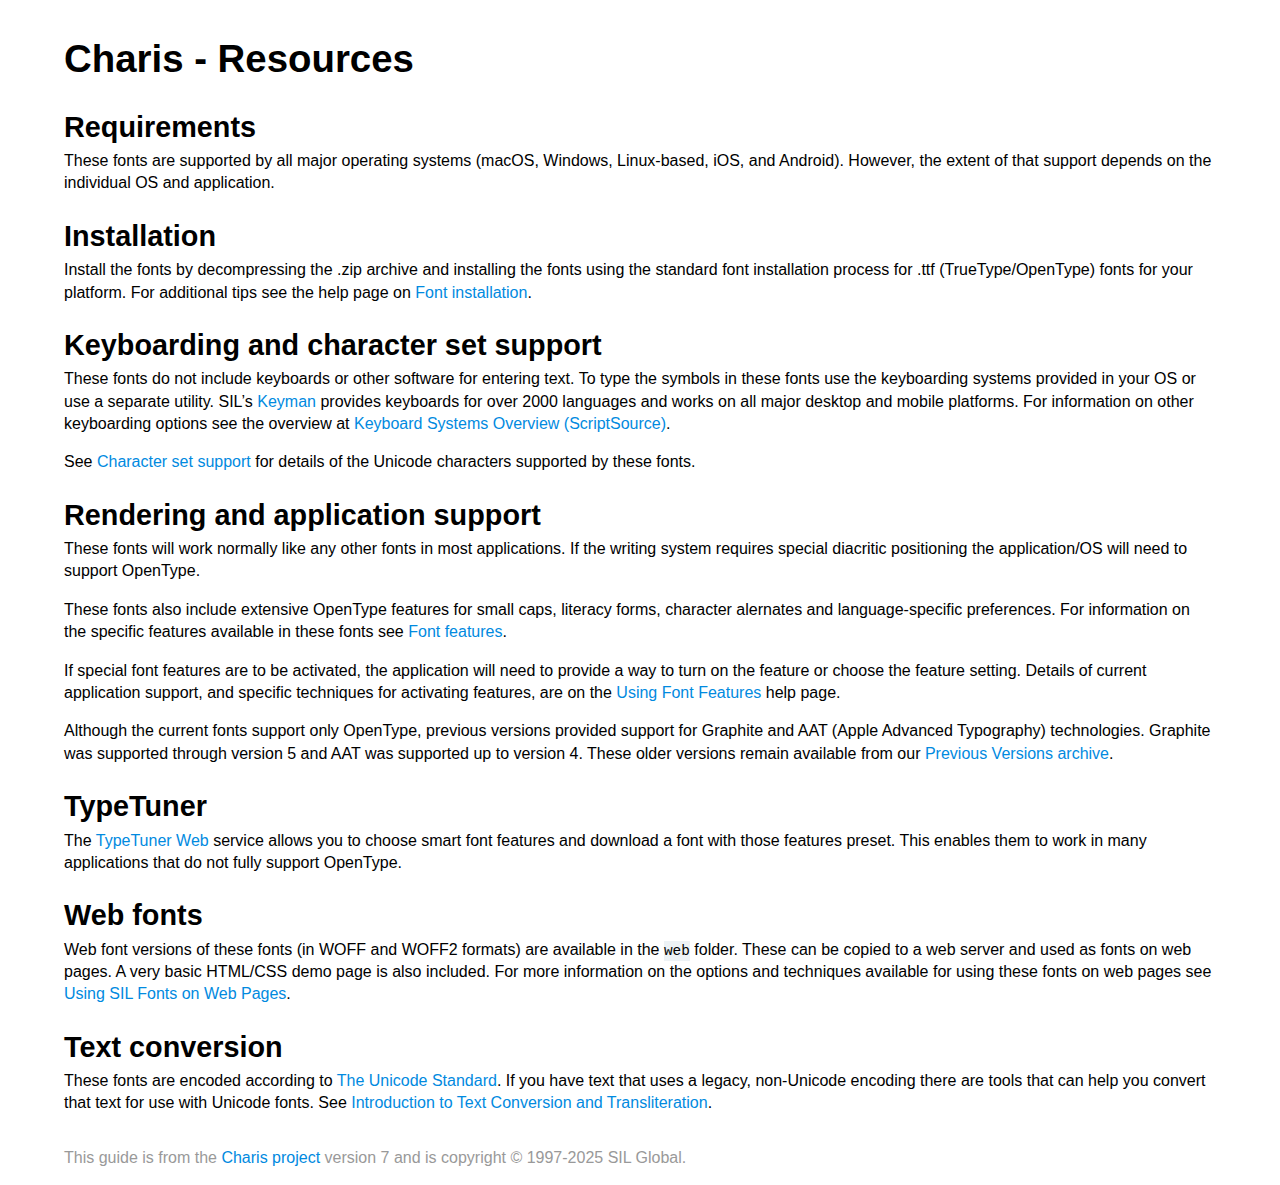
<file: Charis-7.000/documentation/resources.html>
<!DOCTYPE html>
<html lang="en-us">
<head>
    <meta charset="utf-8">
    <title>Charis - Resources</title>
    <meta name="author" content="SIL Writing Systems Technology">
    <meta name="viewport" content="width=device-width, initial-scale=1.0, user-scalable=yes">
    <link rel="stylesheet" href="./assets/css/theme.css">
    <link rel="stylesheet" href="./assets/css/webfonts.css">
</head>
<body>
<div class="container">
<article class="article">
    <header>
        <h1 class="title">Charis - Resources</h1>
    </header>
    <h2 id="requirements">Requirements</h2>
    <p>These fonts are supported by all major operating systems (macOS,
    Windows, Linux-based, iOS, and Android). However, the extent of that
    support depends on the individual OS and application.</p>
    <h2 id="installation">Installation</h2>
    <p>Install the fonts by decompressing the .zip archive and
    installing the fonts using the standard font installation process
    for .ttf (TrueType/OpenType) fonts for your platform. For additional
    tips see the help page on <a
    href="https://software.sil.org/fonts/installation">Font
    installation</a>.</p>
    <h2 id="keyboarding-and-character-set-support">Keyboarding and
    character set support</h2>
    <p>These fonts do not include keyboards or other software for
    entering text. To type the symbols in these fonts use the
    keyboarding systems provided in your OS or use a separate utility.
    SIL’s <a href="https://keyman.com/">Keyman</a> provides keyboards
    for over 2000 languages and works on all major desktop and mobile
    platforms. For information on other keyboarding options see the
    overview at <a
    href="https://scriptsource.org/entry/ytr8g8n6sw">Keyboard Systems
    Overview (ScriptSource)</a>.</p>
    <p>See <a href="charset.html">Character set support</a> for details
    of the Unicode characters supported by these fonts.</p>
    <h2 id="rendering-and-application-support">Rendering and application
    support</h2>
    <p>These fonts will work normally like any other fonts in most
    applications. If the writing system requires special diacritic
    positioning the application/OS will need to support OpenType.</p>
    <p>These fonts also include extensive OpenType features for small
    caps, literacy forms, character alernates and language-specific
    preferences. For information on the specific features available in
    these fonts see <a href="features.html">Font features</a>.</p>
    <p>If special font features are to be activated, the application
    will need to provide a way to turn on the feature or choose the
    feature setting. Details of current application support, and
    specific techniques for activating features, are on the <a
    href="https://software.sil.org/fonts/features">Using Font
    Features</a> help page.</p>
    <p>Although the current fonts support only OpenType, previous
    versions provided support for Graphite and AAT (Apple Advanced
    Typography) technologies. Graphite was supported through version 5
    and AAT was supported up to version 4. These older versions remain
    available from our <a
    href="https://software.sil.org/charis/download/previous-versions">Previous
    Versions archive</a>.</p>
    <h2 id="typetuner">TypeTuner</h2>
    <p>The <a
    href="https://typetunerweb.languagetechnology.org/ttw/fonts2go.cgi">TypeTuner
    Web</a> service allows you to choose smart font features and
    download a font with those features preset. This enables them to
    work in many applications that do not fully support OpenType.</p>
    <h2 id="web-fonts">Web fonts</h2>
    <p>Web font versions of these fonts (in WOFF and WOFF2 formats) are
    available in the <code>web</code> folder. These can be copied to a
    web server and used as fonts on web pages. A very basic HTML/CSS
    demo page is also included. For more information on the options and
    techniques available for using these fonts on web pages see <a
    href="https://software.sil.org/fonts/webfonts">Using SIL Fonts on
    Web Pages</a>.</p>
    <h2 id="text-conversion">Text conversion</h2>
    <p>These fonts are encoded according to <a
    href="https://unicode.org">The Unicode Standard</a>. If you have
    text that uses a legacy, non-Unicode encoding there are tools that
    can help you convert that text for use with Unicode fonts. See <a
    href="https://scriptsource.org/entry/xlzd6n5aqt">Introduction to
    Text Conversion and Transliteration</a>.</p>
    <footer class="footer">
        <p>This guide is from the <a href="https://software.sil.org/charis/" title="" class="active">Charis project</a> version 7 and is copyright © 1997-2025 SIL Global.</p>
    </footer>
</article>
</div>
</body>
</html>
</file>
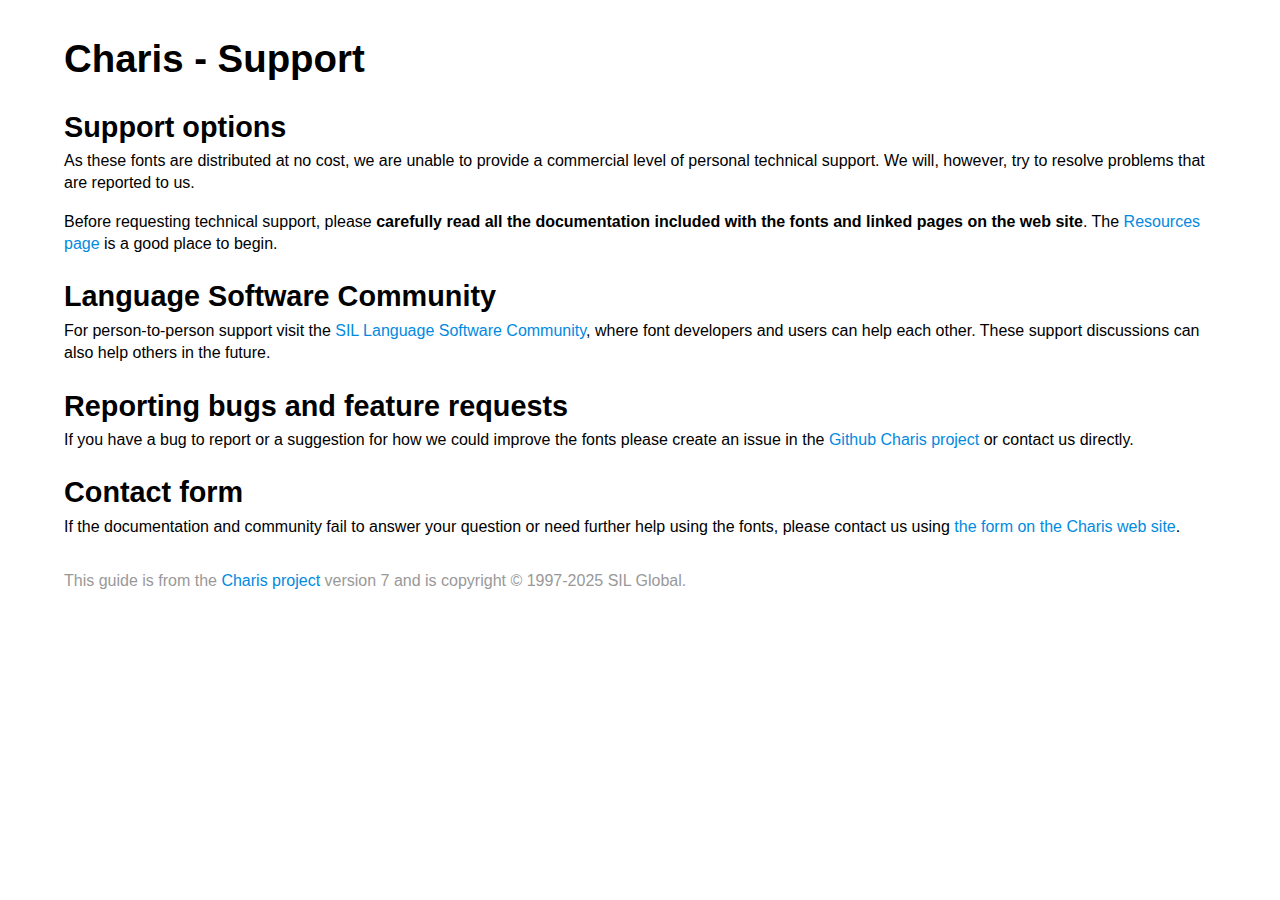
<file: Charis-7.000/documentation/support.html>
<!DOCTYPE html>
<html lang="en-us">
<head>
    <meta charset="utf-8">
    <title>Charis - Support</title>
    <meta name="author" content="SIL Writing Systems Technology">
    <meta name="viewport" content="width=device-width, initial-scale=1.0, user-scalable=yes">
    <link rel="stylesheet" href="./assets/css/theme.css">
    <link rel="stylesheet" href="./assets/css/webfonts.css">
</head>
<body>
<div class="container">
<article class="article">
    <header>
        <h1 class="title">Charis - Support</h1>
    </header>
    <h2 id="support-options">Support options</h2>
    <p>As these fonts are distributed at no cost, we are unable to
    provide a commercial level of personal technical support. We will,
    however, try to resolve problems that are reported to us.</p>
    <p>Before requesting technical support, please <strong>carefully
    read all the documentation included with the fonts and linked pages
    on the web site</strong>. The <a href="resources.html">Resources
    page</a> is a good place to begin.</p>
    <h2 id="language-software-community">Language Software
    Community</h2>
    <p>For person-to-person support visit the <a
    href="https://community.software.sil.org/c/silfonts">SIL Language
    Software Community</a>, where font developers and users can help
    each other. These support discussions can also help others in the
    future.</p>
    <h2 id="reporting-bugs-and-feature-requests">Reporting bugs and
    feature requests</h2>
    <p>If you have a bug to report or a suggestion for how we could
    improve the fonts please create an issue in the <a
    href="https://github.com/silnrsi/font-charis/issues">Github Charis
    project</a> or contact us directly.</p>
    <h2 id="contact-form">Contact form</h2>
    <p>If the documentation and community fail to answer your question
    or need further help using the fonts, please contact us using <a
    href="https://software.sil.org/charis/about/contact/">the form on
    the Charis web site</a>.</p>
    <footer class="footer">
        <p>This guide is from the <a href="https://software.sil.org/charis/" title="" class="active">Charis project</a> version 7 and is copyright © 1997-2025 SIL Global.</p>
    </footer>
</article>
</div>
</body>
</html>
</file>
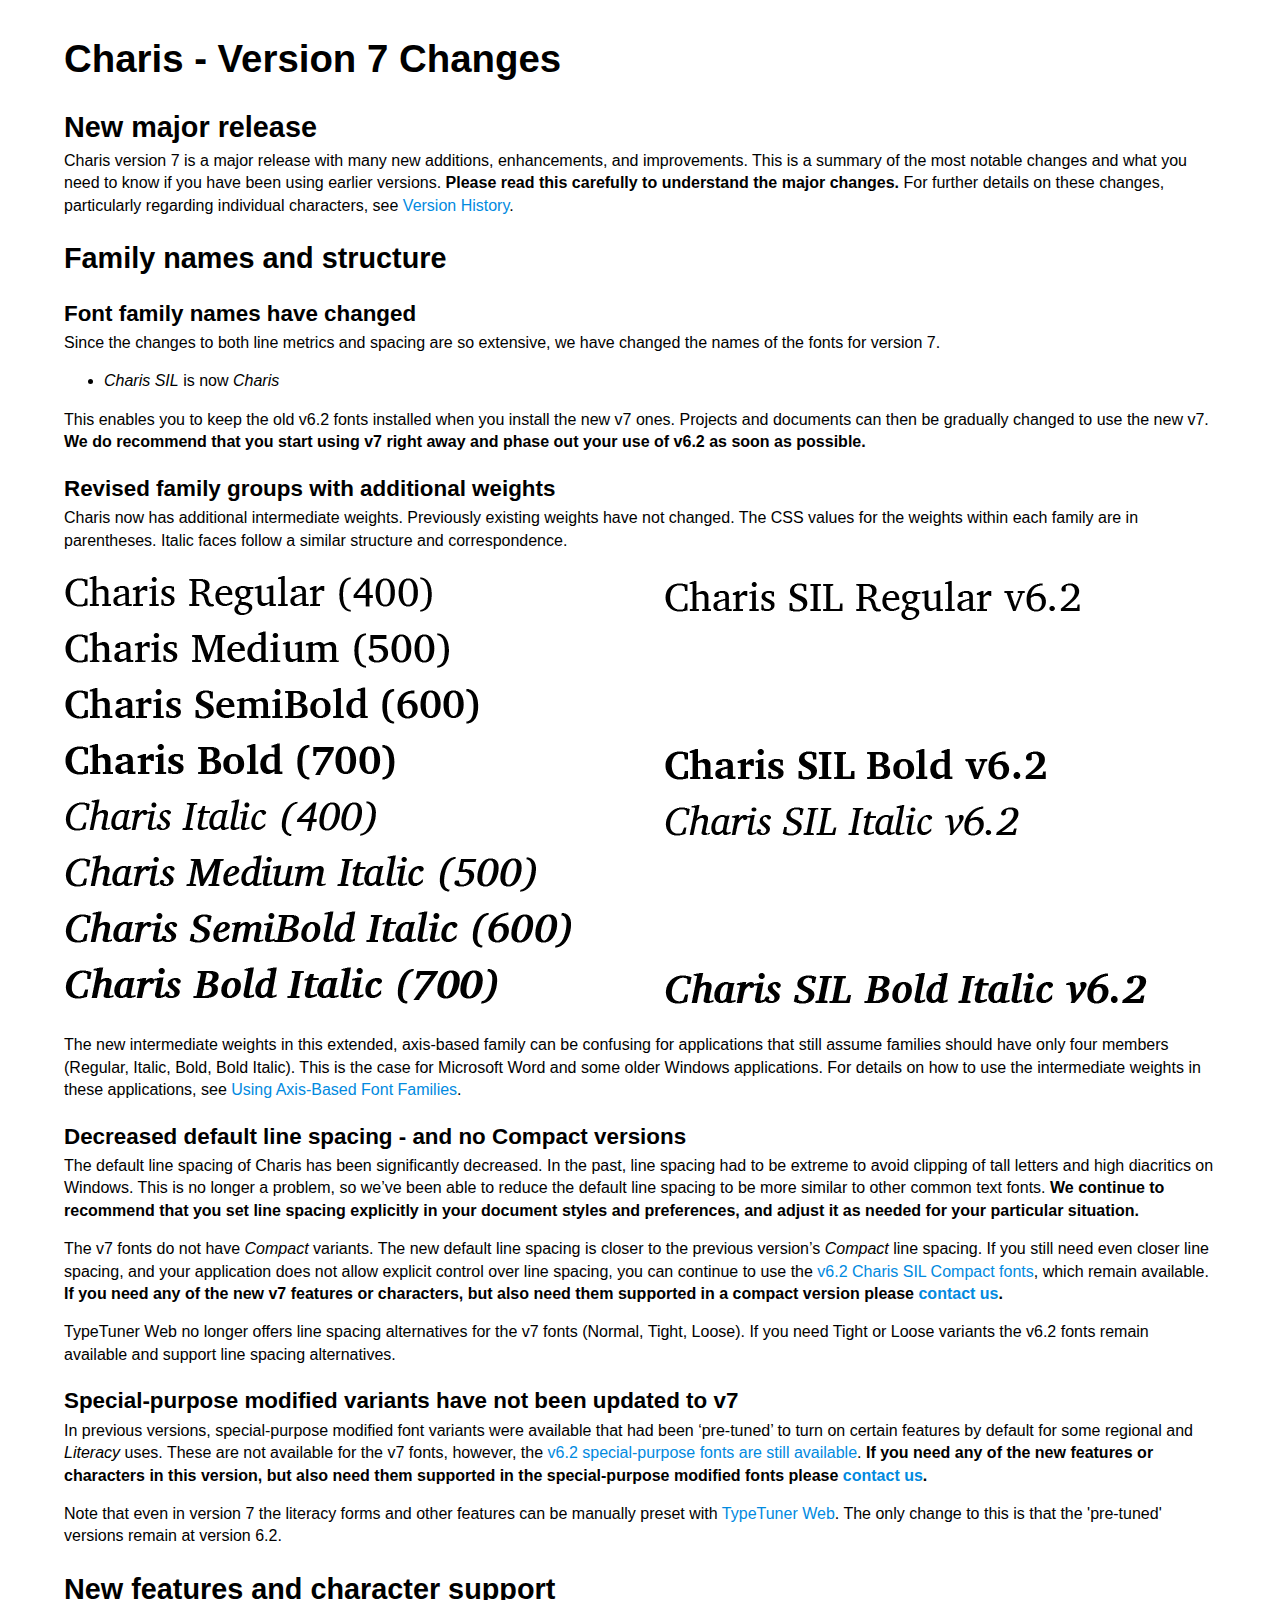
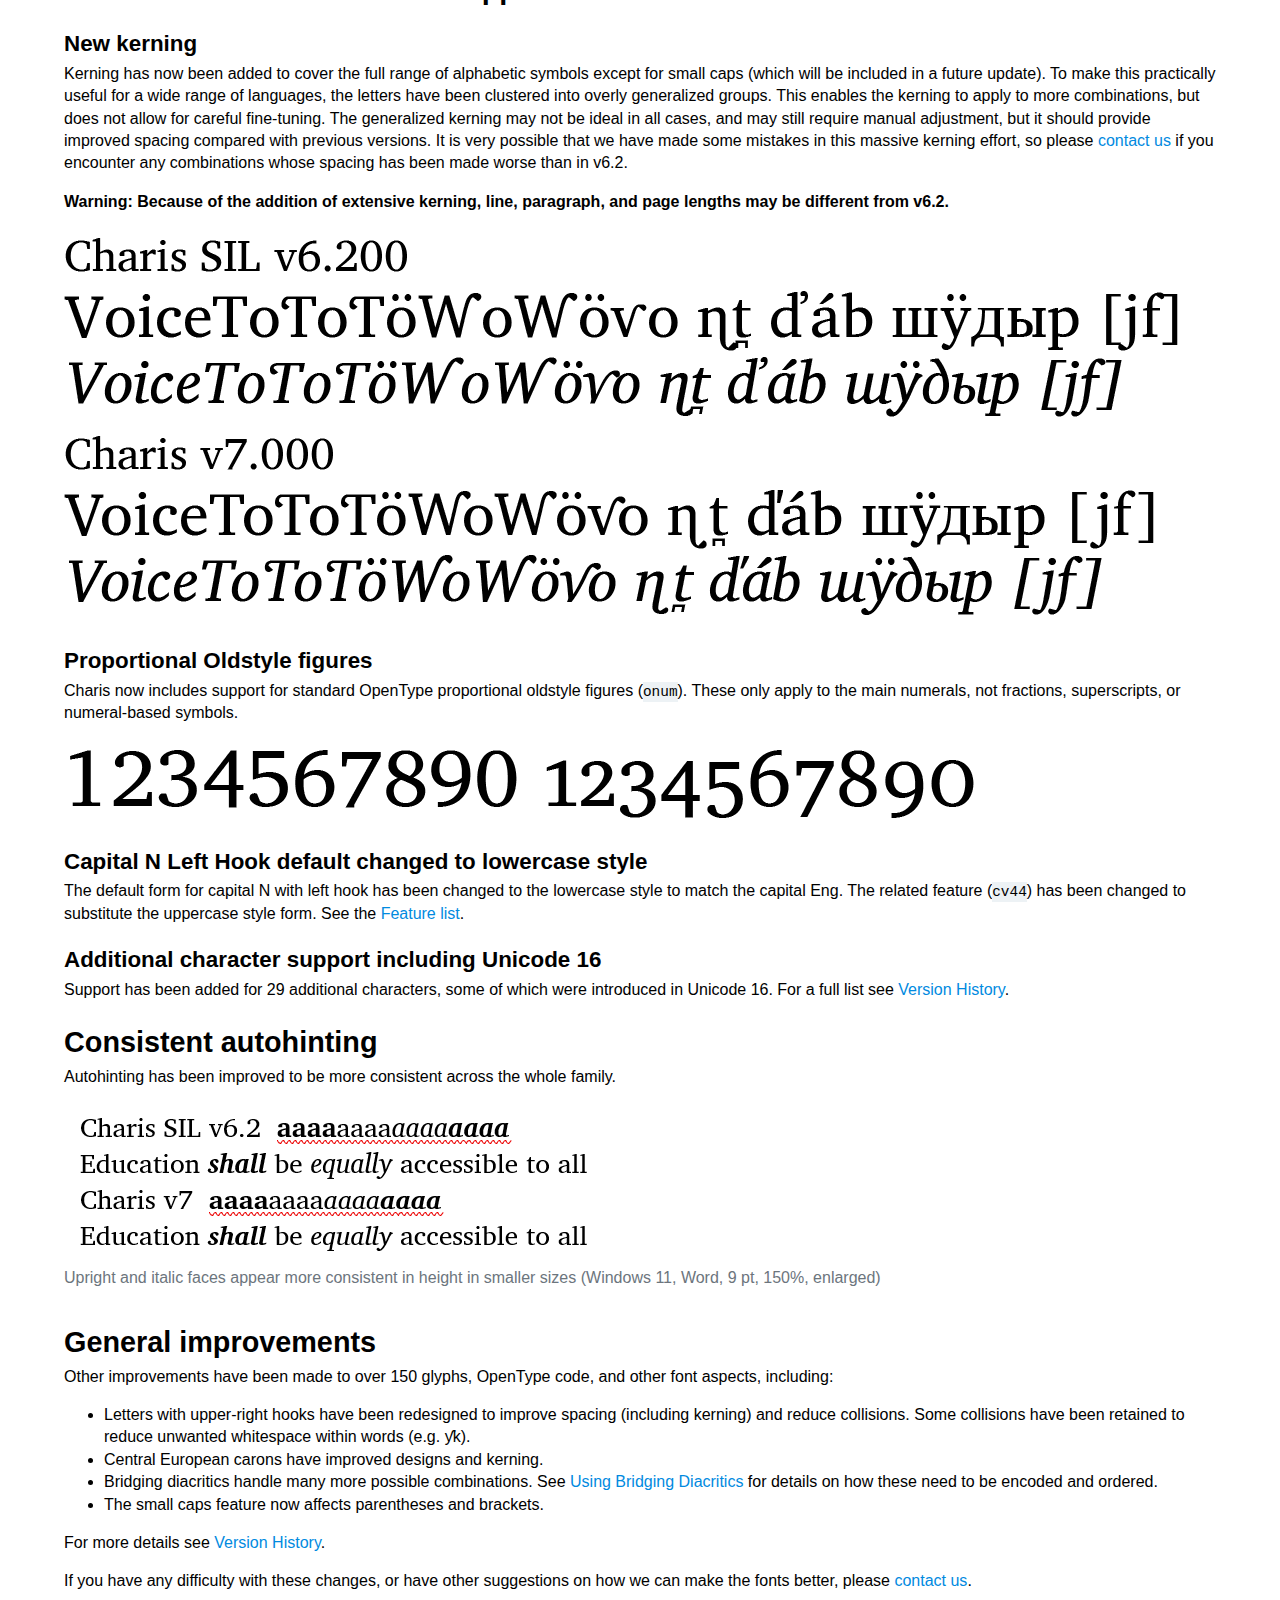
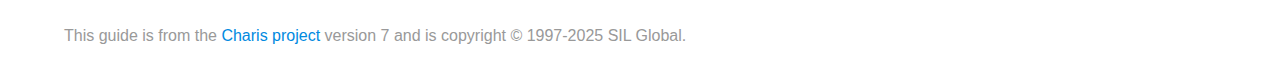
<file: Charis-7.000/documentation/v7changes.html>
<!DOCTYPE html>
<html lang="en-us">
<head>
    <meta charset="utf-8">
    <title>Charis - Version 7 Changes</title>
    <meta name="author" content="SIL Writing Systems Technology">
    <meta name="viewport" content="width=device-width, initial-scale=1.0, user-scalable=yes">
    <link rel="stylesheet" href="./assets/css/theme.css">
    <link rel="stylesheet" href="./assets/css/webfonts.css">
</head>
<body>
<div class="container">
<article class="article">
    <header>
        <h1 class="title">Charis - Version 7 Changes</h1>
    </header>
    <h2 id="new-major-release">New major release</h2>
    <p>Charis version 7 is a major release with many new additions,
    enhancements, and improvements. This is a summary of the most
    notable changes and what you need to know if you have been using
    earlier versions. <strong>Please read this carefully to understand
    the major changes.</strong> For further details on these changes,
    particularly regarding individual characters, see <a
    href="history.html">Version History</a>.</p>
    <h2 id="family-names-and-structure">Family names and structure</h2>
    <h3 id="font-family-names-have-changed">Font family names have
    changed</h3>
    <p>Since the changes to both line metrics and spacing are so
    extensive, we have changed the names of the fonts for version 7.</p>
    <ul>
    <li><em>Charis SIL</em> is now <em>Charis</em></li>
    </ul>
    <p>This enables you to keep the old v6.2 fonts installed when you
    install the new v7 ones. Projects and documents can then be
    gradually changed to use the new v7. <strong>We do recommend that
    you start using v7 right away and phase out your use of v6.2 as soon
    as possible.</strong></p>
    <h3 id="revised-family-groups-with-additional-weights">Revised
    family groups with additional weights</h3>
    <p>Charis now has additional intermediate weights. Previously
    existing weights have not changed. The CSS values for the weights
    within each family are in parentheses. Italic faces follow a similar
    structure and correspondence.</p>
    <p><img src="assets/images/weights.png" class="fullsize"
    alt="New v7 weights" />
    <!-- PRODUCT SITE IMAGE SRC https://software.sil.org/charis/wp-content/uploads/sites/14/2025/05/weights.png --></p>
    <p>The new intermediate weights in this extended, axis-based family
    can be confusing for applications that still assume families should
    have only four members (Regular, Italic, Bold, Bold Italic). This is
    the case for Microsoft Word and some older Windows applications. For
    details on how to use the intermediate weights in these
    applications, see <a
    href="https://software.sil.org/fonts/axis-based-fonts/">Using
    Axis-Based Font Families</a>.</p>
    <h3
    id="decreased-default-line-spacing---and-no-compact-versions">Decreased
    default line spacing - and no Compact versions</h3>
    <p>The default line spacing of Charis has been significantly
    decreased. In the past, line spacing had to be extreme to avoid
    clipping of tall letters and high diacritics on Windows. This is no
    longer a problem, so we’ve been able to reduce the default line
    spacing to be more similar to other common text fonts. <strong>We
    continue to recommend that you set line spacing explicitly in your
    document styles and preferences, and adjust it as needed for your
    particular situation.</strong></p>
    <p>The v7 fonts do not have <em>Compact</em> variants. The new
    default line spacing is closer to the previous version’s
    <em>Compact</em> line spacing. If you still need even closer line
    spacing, and your application does not allow explicit control over
    line spacing, you can continue to use the <a
    href="https://software.sil.org/lcgfonts/download/">v6.2 Charis SIL
    Compact fonts</a>, which remain available. <strong>If you need any
    of the new v7 features or characters, but also need them supported
    in a compact version please <a
    href="https://software.sil.org/charis/about/contact/">contact
    us</a>.</strong></p>
    <p>TypeTuner Web no longer offers line spacing alternatives for the
    v7 fonts (Normal, Tight, Loose). If you need Tight or Loose variants
    the v6.2 fonts remain available and support line spacing
    alternatives.</p>
    <h3
    id="special-purpose-modified-variants-have-not-been-updated-to-v7">Special-purpose
    modified variants have not been updated to v7</h3>
    <p>In previous versions, special-purpose modified font variants were
    available that had been ‘pre-tuned’ to turn on certain features by
    default for some regional and <em>Literacy</em> uses. These are not
    available for the v7 fonts, however, the <a
    href="https://software.sil.org/lcgfonts/download/">v6.2
    special-purpose fonts are still available</a>. <strong>If you need
    any of the new features or characters in this version, but also need
    them supported in the special-purpose modified fonts please <a
    href="https://software.sil.org/charis/about/contact/">contact
    us</a>.</strong></p>
    <p>Note that even in version 7 the literacy forms and other features
    can be manually preset with <a
    href="https://typetunerweb.languagetechnology.org/ttw/fonts2go.cgi">TypeTuner
    Web</a>. The only change to this is that the 'pre-tuned' versions
    remain at version 6.2.</p>
    <h2 id="new-features-and-character-support">New features and
    character support</h2>
    <h3 id="new-kerning">New kerning</h3>
    <p>Kerning has now been added to cover the full range of alphabetic
    symbols except for small caps (which will be included in a future
    update). To make this practically useful for a wide range of
    languages, the letters have been clustered into overly generalized
    groups. This enables the kerning to apply to more combinations, but
    does not allow for careful fine-tuning. The generalized kerning may
    not be ideal in all cases, and may still require manual adjustment,
    but it should provide improved spacing compared with previous
    versions. It is very possible that we have made some mistakes in
    this massive kerning effort, so please <a
    href="https://software.sil.org/charis/about/contact/">contact us</a>
    if you encounter any combinations whose spacing has been made worse
    than in v6.2.</p>
    <p><strong>Warning: Because of the addition of extensive kerning,
    line, paragraph, and page lengths may be different from
    v6.2.</strong></p>
    <p><img src="assets/images/kerning.png" class="fullsize"
    alt="New kerning" />
    <!-- PRODUCT SITE IMAGE SRC https://software.sil.org/charis/wp-content/uploads/sites/14/2025/05/kerning.png --></p>
    <h3 id="proportional-oldstyle-figures">Proportional Oldstyle
    figures</h3>
    <p>Charis now includes support for standard OpenType proportional
    oldstyle figures (<code>onum</code>). These only apply to the main
    numerals, not fractions, superscripts, or numeral-based symbols.</p>
    <p><img src="assets/images/oldstylefigures.png" class="fullsize"
    alt="Oldstyle figures" />
    <!-- PRODUCT SITE IMAGE SRC https://software.sil.org/charis/wp-content/uploads/sites/14/2025/05/oldstylefigures.png --></p>
    <h3
    id="capital-n-left-hook-default-changed-to-lowercase-style">Capital
    N Left Hook default changed to lowercase style</h3>
    <p>The default form for capital N with left hook has been changed to
    the lowercase style to match the capital Eng. The related feature
    (<code>cv44</code>) has been changed to substitute the uppercase
    style form. See the <a href="features.html">Feature list</a>.</p>
    <h3
    id="additional-character-support-including-unicode-16">Additional
    character support including Unicode 16</h3>
    <p>Support has been added for 29 additional characters, some of
    which were introduced in Unicode 16. For a full list see <a
    href="history.html">Version History</a>.</p>
    <h2 id="consistent-autohinting">Consistent autohinting</h2>
    <p>Autohinting has been improved to be more consistent across the
    whole family.</p>
    <img src="assets/images/v7autohinting.png" class="fullsize"
    alt="Charis autohinting" />
    <!-- PRODUCT SITE IMAGE SRC https://software.sil.org/charis/wp-content/uploads/sites/14/2025/05/v7autohinting.png -->
    <figcaption>
    Upright and italic faces appear more consistent in height in smaller
    sizes (Windows 11, Word, 9 pt, 150%, enlarged)
    </figcaption>
    <h2 id="general-improvements">General improvements</h2>
    <p>Other improvements have been made to over 150 glyphs, OpenType
    code, and other font aspects, including:</p>
    <ul>
    <li>Letters with upper-right hooks have been redesigned to improve
    spacing (including kerning) and reduce collisions. Some collisions
    have been retained to reduce unwanted whitespace within words (e.g.
    ƴk).</li>
    <li>Central European carons have improved designs and kerning.</li>
    <li>Bridging diacritics handle many more possible combinations. See
    <a href="https://software.sil.org/fonts/bridging-diacritics/">Using
    Bridging Diacritics</a> for details on how these need to be encoded
    and ordered.</li>
    <li>The small caps feature now affects parentheses and
    brackets.</li>
    </ul>
    <p>For more details see <a href="history.html">Version
    History</a>.</p>
    <p>If you have any difficulty with these changes, or have other
    suggestions on how we can make the fonts better, please <a
    href="https://software.sil.org/charis/about/contact/">contact
    us</a>.</p>
    <footer class="footer">
        <p>This guide is from the <a href="https://software.sil.org/charis/" title="" class="active">Charis project</a> version 7 and is copyright © 1997-2025 SIL Global.</p>
    </footer>
</article>
</div>
</body>
</html>
</file>
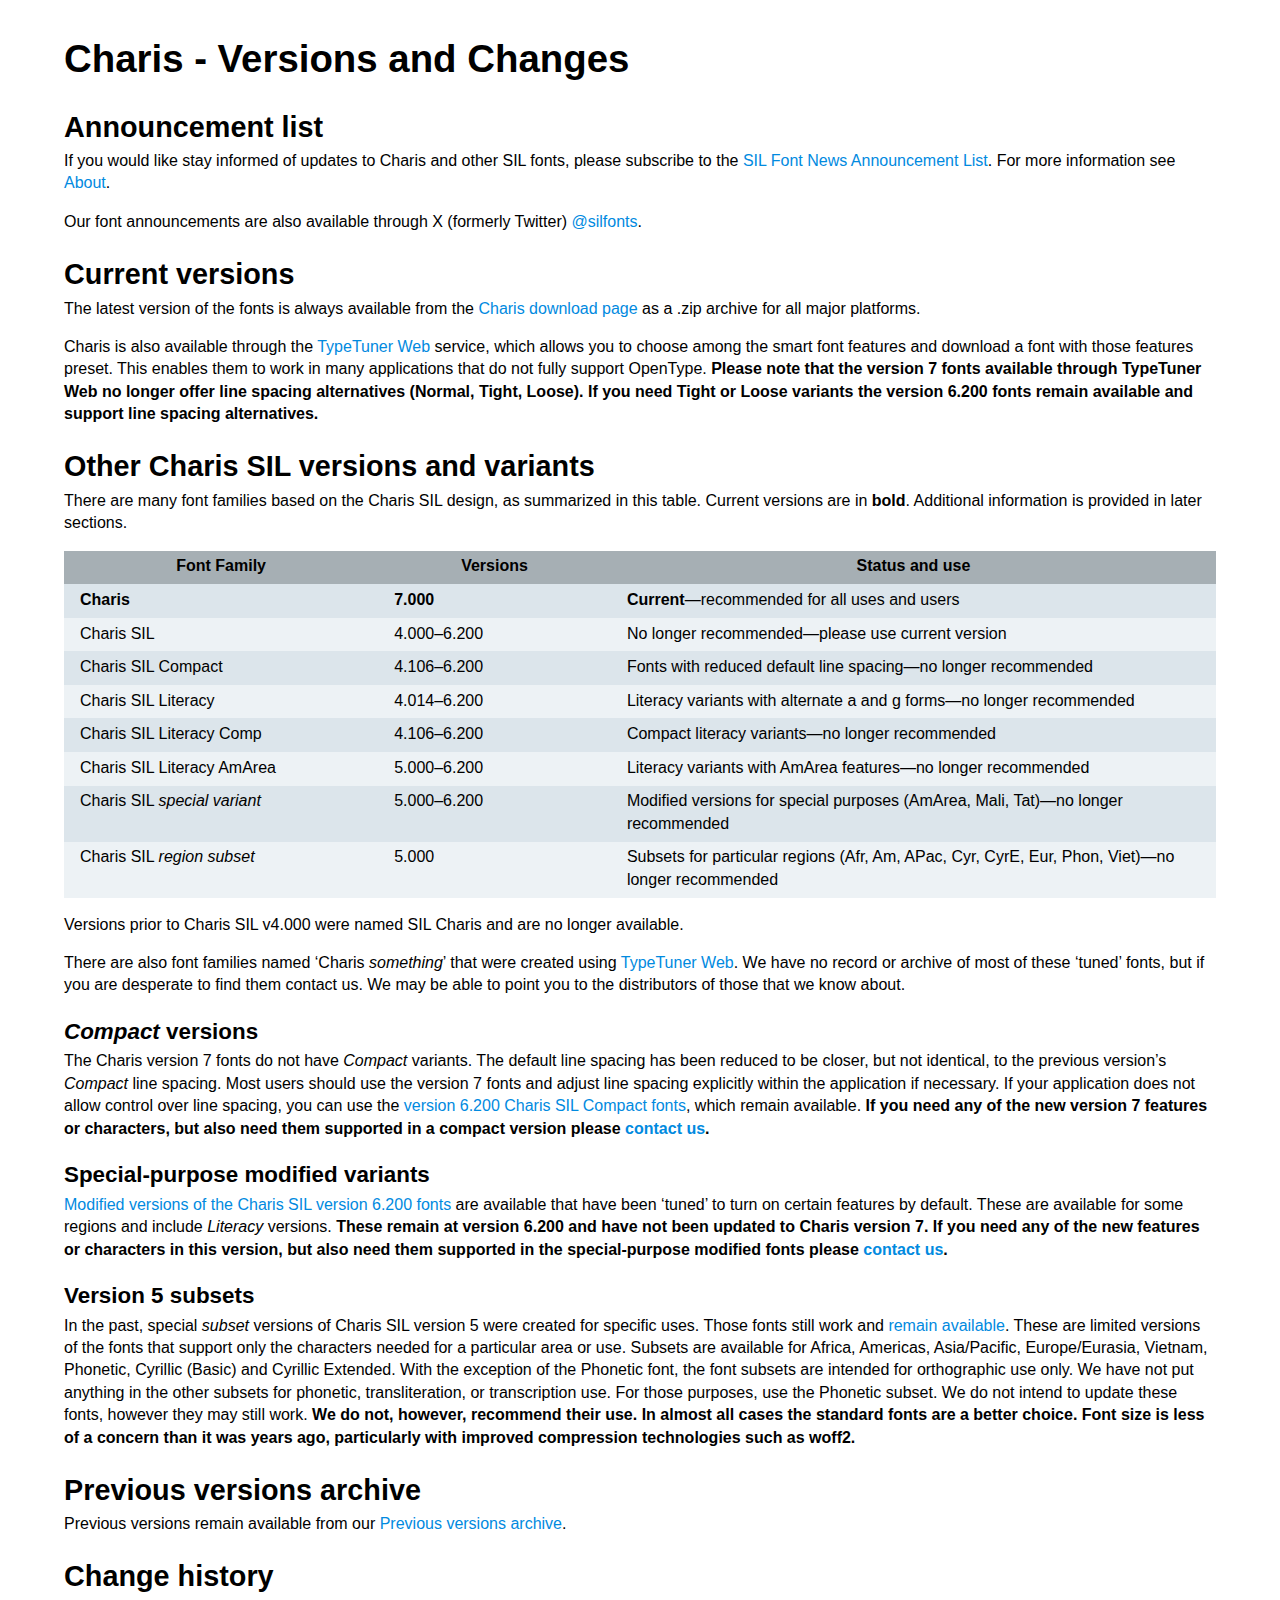
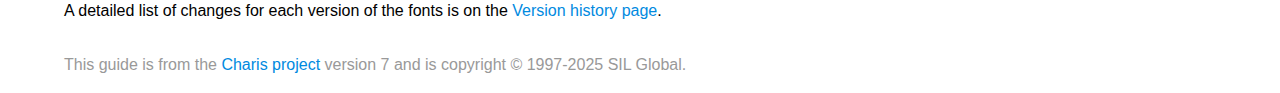
<file: Charis-7.000/documentation/versions.html>
<!DOCTYPE html>
<html lang="en-us">
<head>
    <meta charset="utf-8">
    <title>Charis - Versions and Changes</title>
    <meta name="author" content="SIL Writing Systems Technology">
    <meta name="viewport" content="width=device-width, initial-scale=1.0, user-scalable=yes">
    <link rel="stylesheet" href="./assets/css/theme.css">
    <link rel="stylesheet" href="./assets/css/webfonts.css">
</head>
<body>
<div class="container">
<article class="article">
    <header>
        <h1 class="title">Charis - Versions and Changes</h1>
    </header>
    <h2 id="announcement-list">Announcement list</h2>
    <p>If you would like stay informed of updates to Charis and other
    SIL fonts, please subscribe to the <a
    href="https://groups.google.com/a/groups.sil.org/forum/#!forum/sil-font-news">SIL
    Font News Announcement List</a>. For more information see <a
    href="about.html">About</a>.</p>
    <p>Our font announcements are also available through X (formerly
    Twitter) <a href="https://x.com/silfonts">@silfonts</a>.</p>
    <h2 id="current-versions">Current versions</h2>
    <p>The latest version of the fonts is always available from the <a
    href="https://software.sil.org/charis/download/">Charis download
    page</a> as a .zip archive for all major platforms.</p>
    <p>Charis is also available through the <a
    href="https://typetunerweb.languagetechnology.org/ttw/fonts2go.cgi">TypeTuner
    Web</a> service, which allows you to choose among the smart font
    features and download a font with those features preset. This
    enables them to work in many applications that do not fully support
    OpenType. <strong>Please note that the version 7 fonts available
    through TypeTuner Web no longer offer line spacing alternatives
    (Normal, Tight, Loose). If you need Tight or Loose variants the
    version 6.200 fonts remain available and support line spacing
    alternatives.</strong></p>
    <h2 id="other-charis-sil-versions-and-variants">Other Charis SIL
    versions and variants</h2>
    <p>There are many font families based on the Charis SIL design, as
    summarized in this table. Current versions are in
    <strong>bold</strong>. Additional information is provided in later
    sections.</p>
    <table>
    <colgroup>
    <col style="width: 27%" />
    <col style="width: 20%" />
    <col style="width: 52%" />
    </colgroup>
    <thead>
    <tr>
    <th>Font Family</th>
    <th>Versions</th>
    <th>Status and use</th>
    </tr>
    </thead>
    <tbody>
    <tr>
    <td><strong>Charis</strong></td>
    <td><strong>7.000</strong></td>
    <td><strong>Current</strong>—recommended for all uses and users</td>
    </tr>
    <tr>
    <td>Charis SIL</td>
    <td>4.000–6.200</td>
    <td>No longer recommended—please use current version</td>
    </tr>
    <tr>
    <td>Charis SIL Compact</td>
    <td>4.106–6.200</td>
    <td>Fonts with reduced default line spacing—no longer
    recommended</td>
    </tr>
    <tr>
    <td>Charis SIL Literacy</td>
    <td>4.014–6.200</td>
    <td>Literacy variants with alternate a and g forms—no longer
    recommended</td>
    </tr>
    <tr>
    <td>Charis SIL Literacy Comp</td>
    <td>4.106–6.200</td>
    <td>Compact literacy variants—no longer recommended</td>
    </tr>
    <tr>
    <td>Charis SIL Literacy AmArea</td>
    <td>5.000–6.200</td>
    <td>Literacy variants with AmArea features—no longer
    recommended</td>
    </tr>
    <tr>
    <td>Charis SIL <em>special variant</em></td>
    <td>5.000–6.200</td>
    <td>Modified versions for special purposes (AmArea, Mali, Tat)—no
    longer recommended</td>
    </tr>
    <tr>
    <td>Charis SIL <em>region subset</em></td>
    <td>5.000</td>
    <td>Subsets for particular regions (Afr, Am, APac, Cyr, CyrE, Eur,
    Phon, Viet)—no longer recommended</td>
    </tr>
    </tbody>
    </table>
    <p>Versions prior to Charis SIL v4.000 were named SIL Charis and are
    no longer available.</p>
    <p>There are also font families named ‘Charis <em>something</em>’
    that were created using <a
    href="https://scripts.sil.org/ttw/fonts2go.cgi">TypeTuner Web</a>.
    We have no record or archive of most of these ‘tuned’ fonts, but if
    you are desperate to find them contact us. We may be able to point
    you to the distributors of those that we know about.</p>
    <h3 id="compact-versions"><em>Compact</em> versions</h3>
    <p>The Charis version 7 fonts do not have <em>Compact</em> variants.
    The default line spacing has been reduced to be closer, but not
    identical, to the previous version’s <em>Compact</em> line spacing.
    Most users should use the version 7 fonts and adjust line spacing
    explicitly within the application if necessary. If your application
    does not allow control over line spacing, you can use the <a
    href="https://software.sil.org/lcgfonts/download/">version 6.200
    Charis SIL Compact fonts</a>, which remain available. <strong>If you
    need any of the new version 7 features or characters, but also need
    them supported in a compact version please <a
    href="https://software.sil.org/charis/about/contact/">contact
    us</a>.</strong></p>
    <h3 id="special-purpose-modified-variants">Special-purpose modified
    variants</h3>
    <p><a href="https://software.sil.org/lcgfonts/download/">Modified
    versions of the Charis SIL version 6.200 fonts</a> are available
    that have been ‘tuned’ to turn on certain features by default. These
    are available for some regions and include <em>Literacy</em>
    versions. <strong>These remain at version 6.200 and have not been
    updated to Charis version 7. If you need any of the new features or
    characters in this version, but also need them supported in the
    special-purpose modified fonts please <a
    href="https://software.sil.org/charis/about/contact/">contact
    us</a>.</strong></p>
    <h3 id="version-5-subsets">Version 5 subsets</h3>
    <p>In the past, special <em>subset</em> versions of Charis SIL
    version 5 were created for specific uses. Those fonts still work and
    <a href="https://software.sil.org/lcgfonts/font-subsets/">remain
    available</a>. These are limited versions of the fonts that support
    only the characters needed for a particular area or use. Subsets are
    available for Africa, Americas, Asia/Pacific, Europe/Eurasia,
    Vietnam, Phonetic, Cyrillic (Basic) and Cyrillic Extended. With the
    exception of the Phonetic font, the font subsets are intended for
    orthographic use only. We have not put anything in the other subsets
    for phonetic, transliteration, or transcription use. For those
    purposes, use the Phonetic subset. We do not intend to update these
    fonts, however they may still work. <strong>We do not, however,
    recommend their use. In almost all cases the standard fonts are a
    better choice. Font size is less of a concern than it was years ago,
    particularly with improved compression technologies such as
    woff2.</strong></p>
    <h2 id="previous-versions-archive">Previous versions archive</h2>
    <p>Previous versions remain available from our <a
    href="https://software.sil.org/charis/download/previous-versions">Previous
    versions archive</a>.</p>
    <h2 id="change-history">Change history</h2>
    <p>A detailed list of changes for each version of the fonts is on
    the <a href="history.html">Version history page</a>.</p>
    <footer class="footer">
        <p>This guide is from the <a href="https://software.sil.org/charis/" title="" class="active">Charis project</a> version 7 and is copyright © 1997-2025 SIL Global.</p>
    </footer>
</article>
</div>
</body>
</html>
</file>
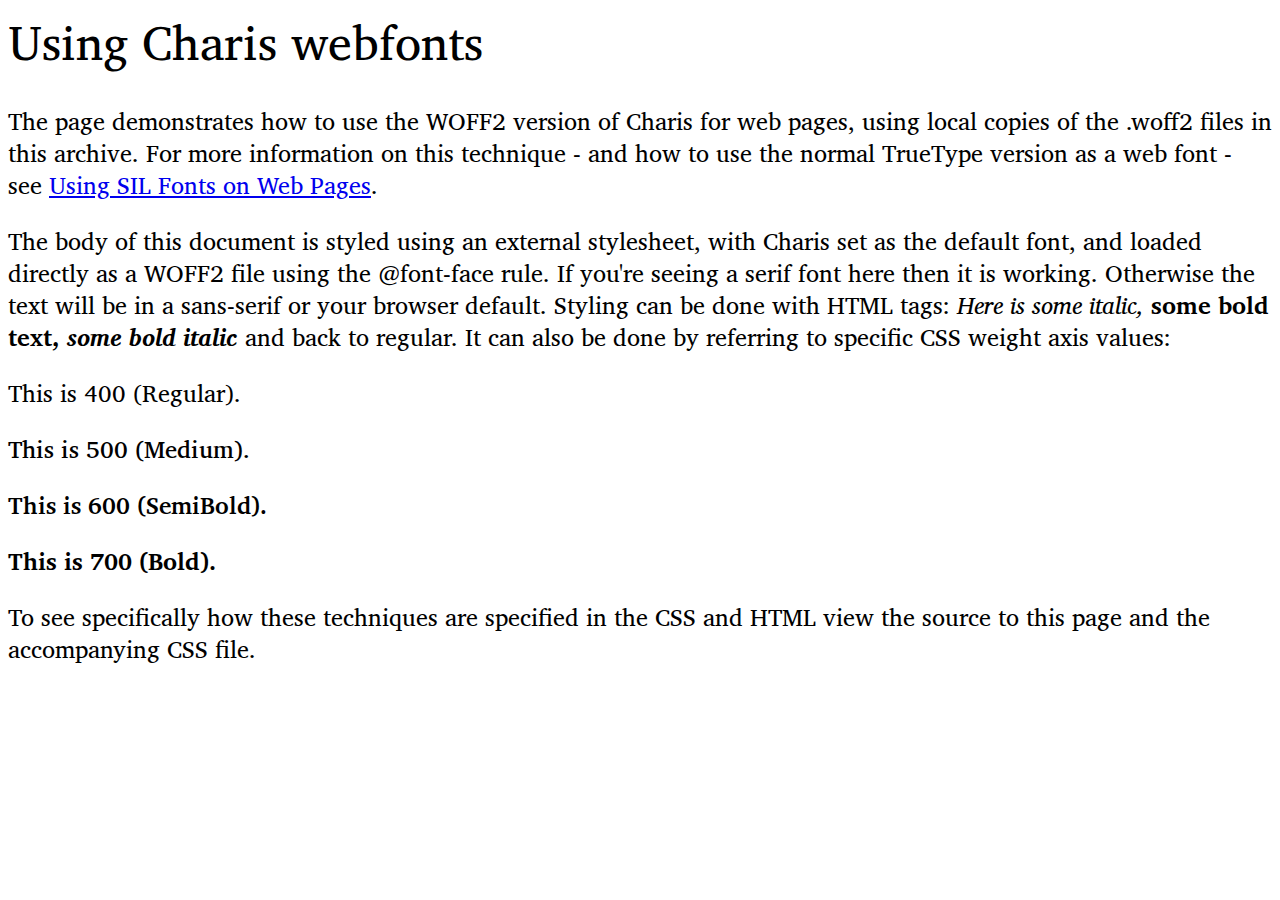
<file: Charis-7.000/web/Charis-webfont-example.html>
<html>
<!--
This file is from the Charis project (https://software.sil.org/charis/).
Copyright (c) 1997-2025 SIL Global (https://www.sil.org/) with Reserved
Font Names "Charis" and "SIL". This Font Software is licensed under the SIL
Open Font License, Version 1.1 (https://openfontlicense.org).
-->
<head>
	<link rel="stylesheet" href="Charis-webfont-example.css" type="text/css">
</head>
<body>
<div style="font-size: 150%;">
	
<h1>Using Charis webfonts</h1>

<p>The page demonstrates how to use the WOFF2 version of Charis for web pages, using local copies of the .woff2 files in this archive. For more information on this technique - and how to use the normal TrueType version as a web font - see <a href="https://software.sil.org/fonts/webfonts">Using SIL Fonts on Web Pages</a>.</p>

<p>The body of this document is styled using an external stylesheet, with Charis set as the default font, and loaded directly as a WOFF2 file using the @font-face rule. If you're seeing a serif font here then it is working. Otherwise the text will be in a sans-serif or your browser default. Styling can be done with HTML tags: <i>Here is some italic, </i><b>some bold text, <i>some bold italic</i></b> and back to regular. It can also be done by referring to specific CSS weight axis values:</p>

<p style="font-weight: 400;">This is 400 (Regular).</p>
<p style="font-weight: 500;">This is 500 (Medium).</p>
<p style="font-weight: 600;">This is 600 (SemiBold).</p>
<p style="font-weight: 700;">This is 700 (Bold).</p>
	
<p>To see specifically how these techniques are specified in the CSS and HTML view the source to this page and the accompanying CSS file.</p>
	
</body>
</html>
</file>
<file: Charis-7.000/documentation/assets/css/theme.css>
/*
This file is from the Charis project (https://software.sil.org/charis/).
Copyright (c) 1997-2025 SIL Global (https://www.sil.org/) with Reserved
Font Names "Charis" and "SIL". This Font Software is licensed under the SIL
Open Font License, Version 1.1 (https://openfontlicense.org).
*/
html {
    font-family: sans-serif;
    line-height: 1.1;
}

article,
aside,
figcaption,
figure,
footer,
header,
hgroup,
main,
nav,
section {
    display: block;
}

.container {
    width: 90%;
    padding-right: 0px;
    padding-left: 0px;
    margin-right: auto;
    margin-left: auto;
}

body {
    margin: 0;
    font-family: -apple-system, "Helvetica Neue", "Segoe UI", Roboto, Arial, "Noto Sans", "Liberation Sans", sans-serif;
    /* font-family: Cambria, Georgia, Times, "Times New Roman", "DejaVu Serif", "Bitstream Vera Serif", "Liberation Serif", serif; */
    font-size: 1rem;
    font-weight: 400;
    line-height: 1.4;
    color: #000000;
    text-align: start;
    background-color: #fff;
}

h1 {
    font-size: 2.4rem;
    font-weight: 700;
    margin-top: 2rem;
    margin-bottom: 1rem;
    page-break-after: avoid;    
}

h2 {
    font-size: 1.8rem;
    font-weight: 700;
    margin-top: 1.3rem;
    margin-bottom: 0.2rem;
    page-break-after: avoid;
}

h3 {
    font-size: 1.4rem;
    font-weight: 700;
    margin-top: 1.2rem;
    margin-bottom: 0.2rem;
    page-break-after: avoid;
}

h4 {
    font-size: 1.2rem;
    font-weight: 700;
}

h4,
h5,
h6 {
    margin-top: 1.2em;
    margin-bottom: 0rem;
    page-break-after: avoid;
}

p {
    margin-top: 0;
    margin-bottom: 1rem;
}

ol,
ul,
dl {
    margin-top: 0;
    margin-bottom: 1rem;
}

ol ol,
ul ul,
ol ul,
ul ol {
    margin-bottom: 0;
}

strong {
    font-weight: bolder;
}

small {
    font-size: 0.8rem;
}

a {
    color: #018ADF;
    text-decoration: none;
    background-color: transparent;
}

pre {
    display: block;
    background-color: #edf2f5;
    padding: 0.5rem 0;
}

code {
    display: inline-block;
    background-color: #edf2f5;
    font-family: SFMono-Regular, Menlo, Monaco, Consolas, "Liberation Mono", "Courier New", monospace;
    font-size: 0.9rem;
}

td code {
    background-color: transparent;
}

blockquote {
    display: block;
    margin-block-start: 1em;
    margin-block-end: 1em;
    margin-inline-start: 0px;
    margin-inline-end: 40px;
    padding-left: 30px;
    border-left: 10px solid #edf2f5;
}

img {
    vertical-align: middle;
    border-style: none;
}

figcaption {
    padding-top: 0.75rem;
    padding-bottom: 0.75rem;
    color: #6c757d;
    text-align: left;
    caption-side: bottom;
}

table {
    width: 100%;
    margin-bottom: 1rem;
    border-collapse: collapse;
}

thead {
    vertical-align: bottom;
}

th {
    padding: 0.3rem 1rem 0.4rem 1rem;
    vertical-align: top;
    background-color: #a6afb4;
}

tr {
    vertical-align: bottom;
    page-break-before: avoid;
}

tbody tr:nth-child(odd) {
    background-color: #dce5eb;
}

tbody tr:nth-child(even) {
    background-color: #edf2f5;
}

td {
    padding: 0.3rem 1rem 0.4rem 1rem;
    vertical-align: text-bottom;
}

kbd{
    background-color: #6c757d;
    color: #fff;
    padding: 0.2rem 0.3rem;
}

footer {
    margin-top: 2rem;
    margin-bottom: 1rem;
    color: #999999;
}

.affects {
    font-size: 0.8rem;
    color: #333333;
}

.footnote-ref {
    font-weight: 700;
    padding-left: 0.15rem;
}

.normal {
    /* used for all product site web font example spans to remove inherited styling  */
    font-size: 1.5rem;
}

@media print {
    html {
        font-size: 10pt;
    }
}
</file>
<file: Charis-7.000/documentation/assets/css/webfonts.css>
/*
This file is from the Charis project (https://software.sil.org/charis/).
Copyright (c) 1997-2025 SIL Global (https://www.sil.org/) with Reserved
Font Names "Charis" and "SIL". This Font Software is licensed under the SIL
Open Font License, Version 1.1 (https://openfontlicense.org).
*/
@font-face {
    font-family: Charis-R;
    src: url("../../../web/Charis-Regular.woff2") format("woff2");
}
@font-face {
    font-family: Charis-M;
    src: url("../../../web/Charis-Medium.woff2") format("woff2");
}
@font-face {
    font-family: Charis-SB;
    src: url("../../../web/Charis-SemiBold.woff2") format("woff2");
}
@font-face {
    font-family: Charis-B;
    src: url("../../../web/Charis-Bold.woff2") format("woff2");
}
@font-face {
    font-family: Charis-I;
    src: url("../../../web/Charis-Italic.woff2") format("woff2");
}
@font-face {
    font-family: Charis-MI;
    src: url("../../../web/Charis-MediumItalic.woff2") format("woff2");
}
@font-face {
    font-family: Charis-SBI;
    src: url("../../../web/Charis-SemiBoldItalic.woff2") format("woff2");
}
@font-face {
    font-family: Charis-BI;
    src: url("../../../web/Charis-BoldItalic.woff2") format("woff2");
}

.charis-R { font-family: Charis-R; }
.charis-M { font-family: Charis-M; }
.charis-SB { font-family: Charis-SB; }
.charis-B { font-family: Charis-B; }
.charis-I { font-family: Charis-I; }
.charis-MI { font-family: Charis-MI; }
.charis-SBI { font-family: Charis-SBI; }
.charis-BI { font-family: Charis-BI; }
</file>
<file: Charis-7.000/web/Charis-webfont-example.css>
/*
This file is from the Charis project (https://software.sil.org/charis/).
Copyright (c) 1997-2025 SIL Global (https://www.sil.org/) with Reserved
Font Names "Charis" and "SIL". This Font Software is licensed under the SIL
Open Font License, Version 1.1 (https://openfontlicense.org).
*/

/* use Charis - Regular in .woff2 format */
@font-face {
  font-family: CharisW;
  font-weight: 400;
  src: url(Charis-Regular.woff2);
}
/* use Charis - Medium in .woff2 format */
@font-face {
  font-family: CharisW;
  font-weight: 500;
  src: url(Charis-Medium.woff2);
}
/* use Charis - SemiBold in .woff2 format */
@font-face {
  font-family: CharisW;
  font-weight: 600;
  src: url(Charis-SemiBold.woff2);
}
/* use Charis - Bold in .woff2 format */
@font-face {
	font-family: CharisW;
  font-weight: 700;
	src: url(Charis-Bold.woff2);
}
/* use Charis - Italic in .woff2 format */
@font-face {
  font-family: CharisW;
  font-weight: 400;
  font-style: italic;
  src: url(Charis-Italic.woff2);
}
/* use Charis - MediumItalic in .woff2 format */
@font-face {
  font-family: CharisW;
  font-weight: 500;
  font-style: italic;
  src: url(Charis-MediumItalic.woff2);
}
/* use Charis - SemiBoldItalic in .woff2 format */
@font-face {
  font-family: CharisW;
  font-weight: 600;
  font-style: italic;
  src: url(Charis-SemiBoldItalic.woff2);
}
/* use Charis - BoldItalic in .woff2 format */
@font-face {
	font-family: CharisW;
  font-weight: 700;
  font-style: italic;
	src: url(Charis-BoldItalic.woff2);
}

/* set body to use Charis */
body {
  font-family: CharisW, sans-serif;
    /* fall back to sans serif so that it's really obvious if the fonts don't load */
}
/* remove bold styling from heading */
h1 {
  font-weight: normal;	
}
</file>
